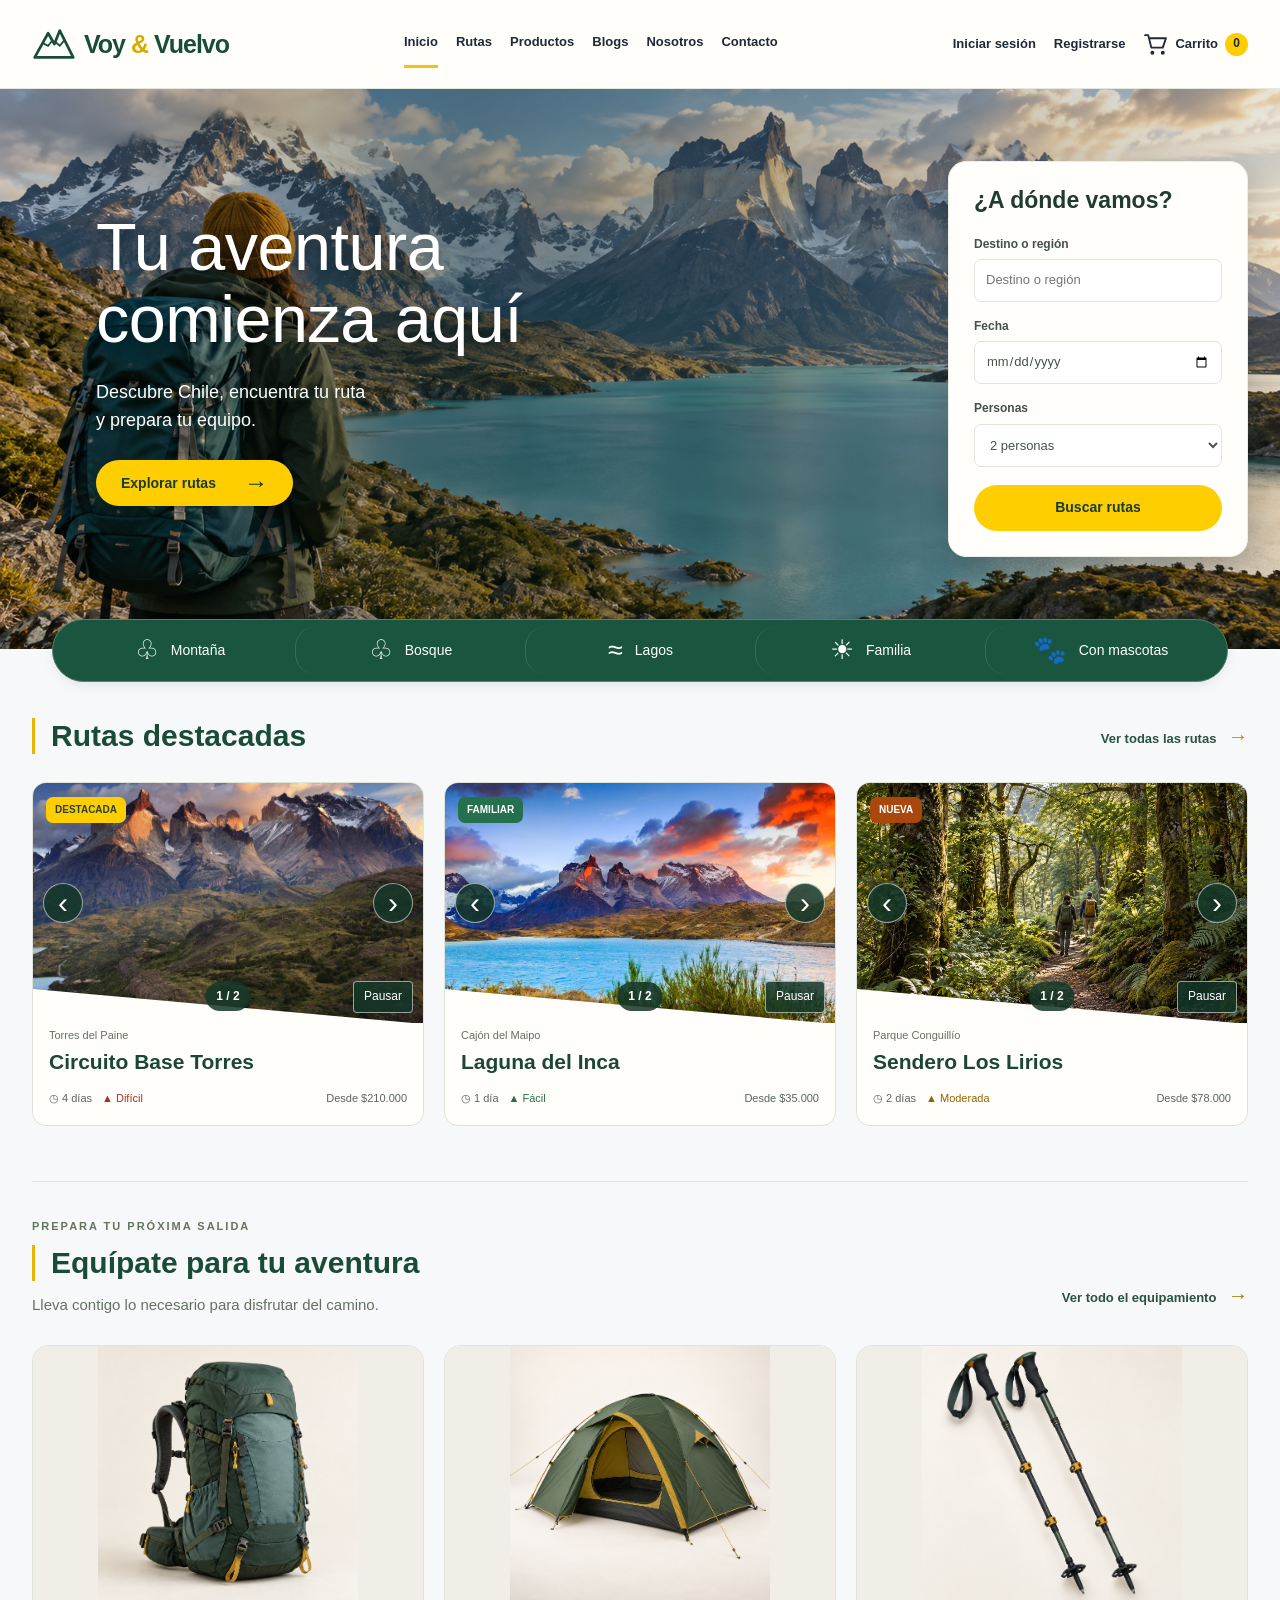
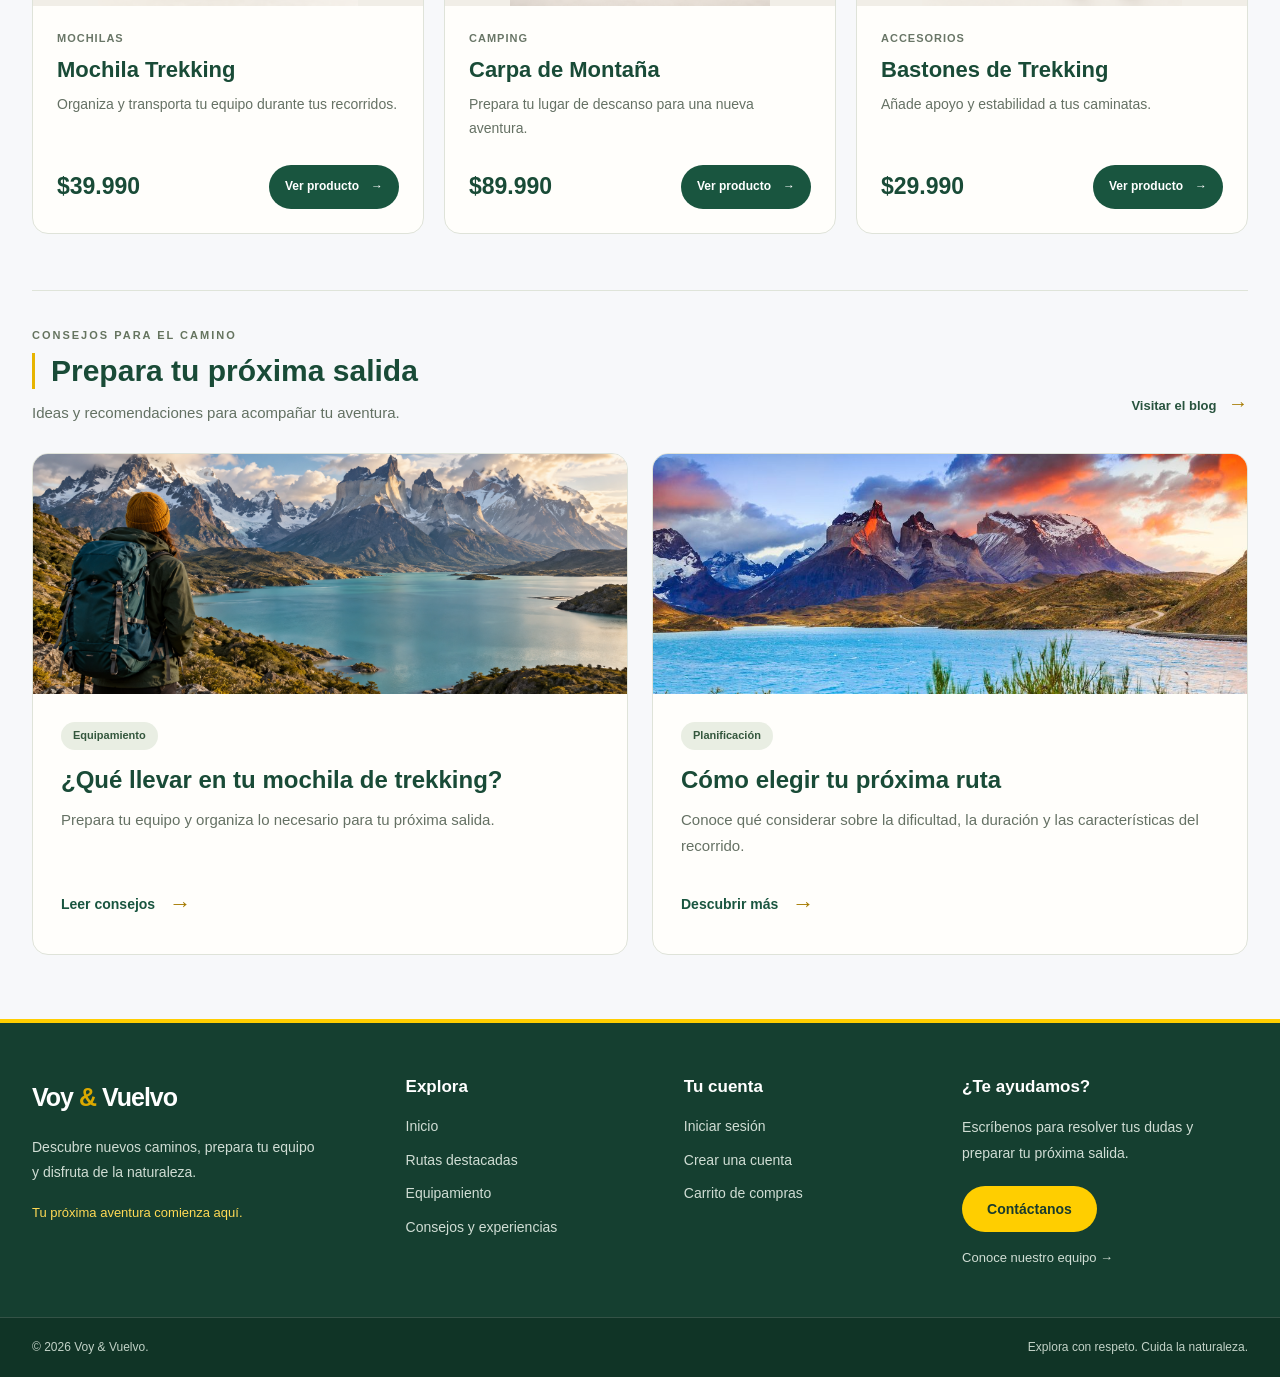
<file: frontend/index.html>
<!DOCTYPE html>
<html lang="es">
<head>
    <meta charset="UTF-8">
    <meta name="viewport" content="width=device-width, initial-scale=1.0">

    <meta
        name="description"
        content="Descubre rutas de trekking y prepara tu próxima aventura con Voy y Vuelvo."
    >

    <title>Voy y Vuelvo | Inicio</title>

    <link rel="stylesheet" href="css/styles.css">
</head>

<body class="inicio">

    <!-- ENCABEZADO -->
    <header class="encabezado">
        <div class="contenedor encabezado-interior">

            <a href="index.html" class="logo" aria-label="Voy y Vuelvo, inicio">
                <svg
                    width="43"
                    height="38"
                    viewBox="0 0 48 40"
                    fill="none"
                    aria-hidden="true"
                >
                    <path
                        d="M3 35 18 8 25 20 31 5 46 35Z"
                        stroke="currentColor"
                        stroke-width="3"
                        stroke-linejoin="round"
                    ></path>
                    <path
                        d="m12 19 6 3 4-5M25 17l6 5 5-6"
                        stroke="currentColor"
                        stroke-width="2"
                    ></path>
                </svg>

                <span>Voy <b>&amp;</b> Vuelvo</span>
            </a>

            <nav class="menu" aria-label="Navegación principal">
                <a href="index.html" aria-current="page">Inicio</a>
                <a href="#rutas">Rutas</a>
                <a href="productos.html">Productos</a>
                <a href="blogs.html">Blogs</a>
                <a href="nosotros.html">Nosotros</a>
                <a href="contacto.html">Contacto</a>
            </nav>

            <div class="cuenta">
                <a href="login.html">Iniciar sesión</a>
                <a href="registro.html">Registrarse</a>

                <a
                    href="carrito.html"
                    class="carrito"
                    aria-label="Ver carrito de compras"
                >
                    <svg
                        width="25"
                        height="25"
                        viewBox="0 0 24 24"
                        fill="none"
                        stroke="currentColor"
                        stroke-width="1.8"
                        stroke-linecap="round"
                        stroke-linejoin="round"
                        aria-hidden="true"
                    >
                        <path d="M2 3h3l3 12h11l3-9H6"></path>
                        <circle cx="9" cy="20" r="1"></circle>
                        <circle cx="19" cy="20" r="1"></circle>
                    </svg>

                    <span>Carrito</span>
                    <span id="contador-carrito" class="contador">0</span>
                </a>
            </div>

        </div>
    </header>

    <main>

        <!-- PORTADA FIJA -->
        <section class="portada" aria-labelledby="titulo-inicio">

            <img
                class="portada-fondo"
                src="img/portada.png"
                alt="Excursionista frente a un lago rodeado de montañas"
                fetchpriority="high"
            >

            <div class="contenedor portada-interior">

                <div class="portada-texto">
                    <h1 id="titulo-inicio">
                        Tu aventura<br>
                        comienza aquí
                    </h1>

                    <p>
                        Descubre Chile, encuentra tu ruta<br>
                        y prepara tu equipo.
                    </p>

                    <a href="#rutas" class="boton-amarillo">
                        Explorar rutas
                        <span aria-hidden="true">→</span>
                    </a>
                </div>

                <!-- BUSCADOR -->
                <form id="buscador" class="buscador">
                    <h2>¿A dónde vamos?</h2>

                    <label for="destino">Destino o región</label>
                    <input
                        type="search"
                        id="destino"
                        name="destino"
                        placeholder="Destino o región"
                        maxlength="100"
                    >

                    <label for="fecha">Fecha</label>
                    <input type="date" id="fecha" name="fecha" required>

                    <label for="personas">Personas</label>
                    <select id="personas" name="personas">
                        <option value="1">1 persona</option>
                        <option value="2" selected>2 personas</option>
                        <option value="3">3 personas</option>
                        <option value="4">4 personas</option>
                        <option value="5">5 personas</option>
                        <option value="6">6 personas</option>
                    </select>

                    <button type="submit" class="boton-amarillo">
                        Buscar rutas
                    </button>
                </form>

            </div>
        </section>

        <!-- CATEGORÍAS -->
        <div class="contenedor">
            <nav class="categorias" aria-label="Filtrar rutas por categoría">
                <button type="button" data-categoria="montana" aria-pressed="false">
                    <span aria-hidden="true">♧</span>
                    Montaña
                </button>

                <button type="button" data-categoria="bosque" aria-pressed="false">
                    <span aria-hidden="true">♧</span>
                    Bosque
                </button>

                <button type="button" data-categoria="lagos" aria-pressed="false">
                    <span aria-hidden="true">≈</span>
                    Lagos
                </button>

                <button type="button" data-categoria="familia" aria-pressed="false">
                    <span aria-hidden="true">☀</span>
                    Familia
                </button>

                <button type="button" data-categoria="mascotas" aria-pressed="false">
                    <span aria-hidden="true">🐾</span>
                    Con mascotas
                </button>
            </nav>
        </div>

        <!-- RUTAS DESTACADAS -->
        <section class="rutas contenedor" id="rutas" aria-labelledby="titulo-rutas">

            <div class="rutas-encabezado">
                <h2 id="titulo-rutas">Rutas destacadas</h2>

                <button type="button" id="ver-todas" class="enlace-texto">
                    Ver todas las rutas
                    <span aria-hidden="true">→</span>
                </button>
            </div>

            <p id="resultado-busqueda" class="resultado" role="status" hidden></p>

            <!-- Datos de ejemplo tomados del mockup -->
            <div class="rutas-lista">

                <article
                    class="ruta"
                    data-busqueda="Circuito Base Torres Torres del Paine Magallanes"
                    data-categorias="montana"
                >
                    <div class="ruta-foto">
                        <img
                            src="img/portada1.jpg"
                            alt="Circuito Base Torres"
                            data-carrusel="img/portada1.jpg,img/base-torres-2.png"
                        >
                        <span class="insignia destacada">Destacada</span>
                    </div>

                    <div class="ruta-contenido">
                        <p class="ubicacion">Torres del Paine</p>
                        <h3>Circuito Base Torres</h3>

                        <div class="ruta-datos">
                            <span>◷ 4 días</span>
                            <span class="dificil">▲ Difícil</span>
                            <span class="ruta-precio">Desde $210.000</span>
                        </div>
                    </div>
                </article>

                <article
                    class="ruta"
                    data-busqueda="Laguna del Inca Cajón del Maipo Metropolitana"
                    data-categorias="montana lagos familia"
                >
                    <div class="ruta-foto">
                        <img
                            src="img/portada2.jpg"
                            alt="Laguna del Inca"
                            data-carrusel="img/portada2.jpg,img/laguna-del-inca-2.png"
                        >
                        <span class="insignia familiar">Familiar</span>
                    </div>

                    <div class="ruta-contenido">
                        <p class="ubicacion">Cajón del Maipo</p>
                        <h3>Laguna del Inca</h3>

                        <div class="ruta-datos">
                            <span>◷ 1 día</span>
                            <span class="facil">▲ Fácil</span>
                            <span class="ruta-precio">Desde $35.000</span>
                        </div>
                    </div>
                </article>

                <article
                    class="ruta"
                    data-busqueda="Sendero Los Lirios Parque Conguillío Araucanía"
                    data-categorias="bosque"
                >
                    <div class="ruta-foto">
                        <!-- Imagen temporal hasta agregar una de bosque -->
                        <img
                            src="img/sendero-lirios-2.png"
                            alt="Sendero Los Lirios"
                            data-carrusel="img/sendero-lirios-2.png,img/bosque-familia.png"
                        >
                        <span class="insignia nueva">Nueva</span>
                    </div>

                    <div class="ruta-contenido">
                        <p class="ubicacion">Parque Conguillío</p>
                        <h3>Sendero Los Lirios</h3>

                        <div class="ruta-datos">
                            <span>◷ 2 días</span>
                            <span class="moderada">▲ Moderada</span>
                            <span class="ruta-precio">Desde $78.000</span>
                        </div>
                    </div>
                </article>

            </div>
        </section>

        <!-- EQUIPAMIENTO DESTACADO -->
<section
    class="equipamiento contenedor"
    aria-labelledby="titulo-equipamiento"
>
    <div class="equipamiento-encabezado">
        <div>
            <span class="equipamiento-subtitulo">
                Prepara tu próxima salida
            </span>

            <h2 id="titulo-equipamiento">
                Equípate para tu aventura
            </h2>

            <p>
                Lleva contigo lo necesario para disfrutar del camino.
            </p>
        </div>

        <a href="productos.html" class="equipamiento-ver-todos">
            Ver todo el equipamiento
            <span aria-hidden="true">→</span>
        </a>
    </div>

    <div class="equipamiento-lista">

        <!-- MOCHILA -->
        <article class="equipo-tarjeta">
            <a
                href="detalle-producto.html?id=1"
                class="equipo-imagen"
            >
                <img
                    src="img/mochila.png"
                    alt="Mochila de trekking verde con detalles amarillos"
                    width="600"
                    height="600"
                    loading="lazy"
                >
            </a>

            <div class="equipo-contenido">
                <span class="equipo-categoria">Mochilas</span>

                <h3>
                    <a href="detalle-producto.html?id=1">
                        Mochila Trekking
                    </a>
                </h3>

                <p>
                    Organiza y transporta tu equipo durante tus recorridos.
                </p>

                <div class="equipo-compra">
                    <span class="equipo-precio">$39.990</span>

                    <a
                        href="detalle-producto.html?id=1"
                        class="equipo-boton"
                        aria-label="Ver producto: Mochila Trekking"
                    >
                        Ver producto
                        <span aria-hidden="true">→</span>
                    </a>
                </div>
            </div>
        </article>

        <!-- CARPA -->
        <article class="equipo-tarjeta">
            <a
                href="detalle-producto.html?id=2"
                class="equipo-imagen"
            >
                <img
                    src="img/carpa.png"
                    alt="Carpa de montaña verde con entrada amarilla"
                    width="600"
                    height="600"
                    loading="lazy"
                >
            </a>

            <div class="equipo-contenido">
                <span class="equipo-categoria">Camping</span>

                <h3>
                    <a href="detalle-producto.html?id=2">
                        Carpa de Montaña
                    </a>
                </h3>

                <p>
                    Prepara tu lugar de descanso para una nueva aventura.
                </p>

                <div class="equipo-compra">
                    <span class="equipo-precio">$89.990</span>

                    <a
                        href="detalle-producto.html?id=2"
                        class="equipo-boton"
                        aria-label="Ver producto: Carpa de Montaña"
                    >
                        Ver producto
                        <span aria-hidden="true">→</span>
                    </a>
                </div>
            </div>
        </article>

        <!-- BASTONES -->
        <article class="equipo-tarjeta">
            <a
                href="detalle-producto.html?id=3"
                class="equipo-imagen"
            >
                <img
                    src="img/bastones.png"
                    alt="Par de bastones de trekking verdes y negros"
                    width="600"
                    height="600"
                    loading="lazy"
                >
            </a>

            <div class="equipo-contenido">
                <span class="equipo-categoria">Accesorios</span>

                <h3>
                    <a href="detalle-producto.html?id=3">
                        Bastones de Trekking
                    </a>
                </h3>

                <p>
                    Añade apoyo y estabilidad a tus caminatas.
                </p>

                <div class="equipo-compra">
                    <span class="equipo-precio">$29.990</span>

                    <a
                        href="detalle-producto.html?id=3"
                        class="equipo-boton"
                        aria-label="Ver producto: Bastones de Trekking"
                    >
                        Ver producto
                        <span aria-hidden="true">→</span>
                    </a>
                </div>
            </div>
        </article>

    </div>
</section>

        <!-- CONSEJOS DEL BLOG -->
<section
    class="consejos-home contenedor"
    aria-labelledby="titulo-consejos"
>
    <div class="consejos-encabezado">
        <div>
            <span class="consejos-subtitulo">
                Consejos para el camino
            </span>

            <h2 id="titulo-consejos">
                Prepara tu próxima salida
            </h2>

            <p>
                Ideas y recomendaciones para acompañar tu aventura.
            </p>
        </div>

        <a href="blogs.html" class="consejos-ver-todos">
            Visitar el blog
            <span aria-hidden="true">→</span>
        </a>
    </div>

    <div class="consejos-lista">

        <article class="consejo-tarjeta">
            <a
                href="detalle-blog-1.html"
                class="consejo-imagen"
                aria-label="Leer: ¿Qué llevar en tu mochila de trekking?"
            >
                <img
                    src="img/portada.png"
                    alt="Excursionista con mochila frente a un paisaje de montaña"
                    loading="lazy"
                    width="640"
                    height="400"
                >
            </a>

            <div class="consejo-contenido">
                <span class="consejo-etiqueta">Equipamiento</span>

                <h3>
                    <a href="detalle-blog-1.html">
                        ¿Qué llevar en tu mochila de trekking?
                    </a>
                </h3>

                <p>
                    Prepara tu equipo y organiza lo necesario
                    para tu próxima salida.
                </p>

                <a href="detalle-blog-1.html" class="consejo-enlace">
                    Leer consejos
                    <span aria-hidden="true">→</span>
                </a>
            </div>
        </article>

        <article class="consejo-tarjeta">
            <a
                href="detalle-blog-2.html"
                class="consejo-imagen"
                aria-label="Leer: Cómo elegir tu próxima ruta"
            >
                <img
                    src="img/portada2.jpg"
                    alt="Lago rodeado de montañas"
                    loading="lazy"
                    width="640"
                    height="400"
                >
            </a>

            <div class="consejo-contenido">
                <span class="consejo-etiqueta">Planificación</span>

                <h3>
                    <a href="detalle-blog-2.html">
                        Cómo elegir tu próxima ruta
                    </a>
                </h3>

                <p>
                    Conoce qué considerar sobre la dificultad,
                    la duración y las características del recorrido.
                </p>

                <a href="detalle-blog-2.html" class="consejo-enlace">
                    Descubrir más
                    <span aria-hidden="true">→</span>
                </a>
            </div>
        </article>

    </div>
</section>
    </main>

<!-- PIE DE PÁGINA -->
<footer class="pie">
    <div class="contenedor pie-columnas">

        <div class="pie-marca">
            <a href="index.html" class="logo">
                <span>Voy <b>&amp;</b> Vuelvo</span>
            </a>

            <p>
                Descubre nuevos caminos, prepara tu equipo
                y disfruta de la naturaleza.
            </p>

            <span class="pie-frase">
                Tu próxima aventura comienza aquí.
            </span>
        </div>

        <nav class="pie-enlaces" aria-label="Explorar el sitio">
            <h2>Explora</h2>
            <a href="index.html">Inicio</a>
            <a href="index.html#rutas">Rutas destacadas</a>
            <a href="productos.html">Equipamiento</a>
            <a href="blogs.html">Consejos y experiencias</a>
        </nav>

        <nav class="pie-enlaces" aria-label="Accesos de cuenta">
            <h2>Tu cuenta</h2>
            <a href="login.html">Iniciar sesión</a>
            <a href="registro.html">Crear una cuenta</a>
            <a href="carrito.html">Carrito de compras</a>
        </nav>

        <div class="pie-ayuda">
            <h2>¿Te ayudamos?</h2>

            <p>
                Escríbenos para resolver tus dudas
                y preparar tu próxima salida.
            </p>

            <a href="contacto.html" class="boton-amarillo">
                Contáctanos
            </a>

            <a href="nosotros.html" class="pie-nosotros">
                Conoce nuestro equipo →
            </a>
        </div>

    </div>

    <div class="pie-inferior">
        <div class="contenedor">
            <p>© 2026 Voy &amp; Vuelvo.</p>
            <p>Explora con respeto. Cuida la naturaleza.</p>
        </div>
    </div>
</footer>

    <script>
        // Esta búsqueda filtra las tarjetas de ejemplo por destino.
        // La fecha y las personas todavía no consultan disponibilidad.

        const formulario = document.getElementById("buscador");
        const destino = document.getElementById("destino");
        const fecha = document.getElementById("fecha");
        const tarjetas = document.querySelectorAll(".ruta");
        const categorias = document.querySelectorAll("[data-categoria]");
        const resultado = document.getElementById("resultado-busqueda");

        function normalizar(texto) {
            return texto
                .normalize("NFD")
                .replace(/[\u0300-\u036f]/g, "")
                .toLowerCase()
                .trim();
        }

        const hoy = new Date();

        fecha.min = [
            hoy.getFullYear(),
            String(hoy.getMonth() + 1).padStart(2, "0"),
            String(hoy.getDate()).padStart(2, "0")
        ].join("-");

        function limpiarCategorias() {
            categorias.forEach(function (boton) {
                boton.setAttribute("aria-pressed", "false");
            });
        }

        function mostrarResultado(cantidad, aclaracion = "") {
            resultado.hidden = false;
            resultado.textContent =
                `${cantidad} rutas encontradas. ${aclaracion}`;
        }

        formulario.addEventListener("submit", function (evento) {
            evento.preventDefault();
            limpiarCategorias();

            const texto = normalizar(destino.value);
            let cantidad = 0;

            tarjetas.forEach(function (tarjeta) {
                const coincide = normalizar(
                    tarjeta.dataset.busqueda
                ).includes(texto);

                tarjeta.hidden = !coincide;

                if (coincide) cantidad++;
            });

            mostrarResultado(
                cantidad,
                "La disponibilidad por fecha y personas aún no está conectada."
            );

            document.getElementById("rutas").scrollIntoView();
        });

        categorias.forEach(function (boton) {
            boton.addEventListener("click", function () {
                limpiarCategorias();
                boton.setAttribute("aria-pressed", "true");

                let cantidad = 0;

                tarjetas.forEach(function (tarjeta) {
                    const coincide = tarjeta.dataset.categorias
                        .split(" ")
                        .includes(boton.dataset.categoria);

                    tarjeta.hidden = !coincide;

                    if (coincide) cantidad++;
                });

                mostrarResultado(cantidad);
            });
        });

        document.getElementById("ver-todas").addEventListener(
            "click",
            function () {
                limpiarCategorias();
                destino.value = "";

                tarjetas.forEach(function (tarjeta) {
                    tarjeta.hidden = false;
                });

                resultado.hidden = true;
            }
        );
    </script>
     <script src="js/carruseles.js"></script>
</body>
</html>
</file>
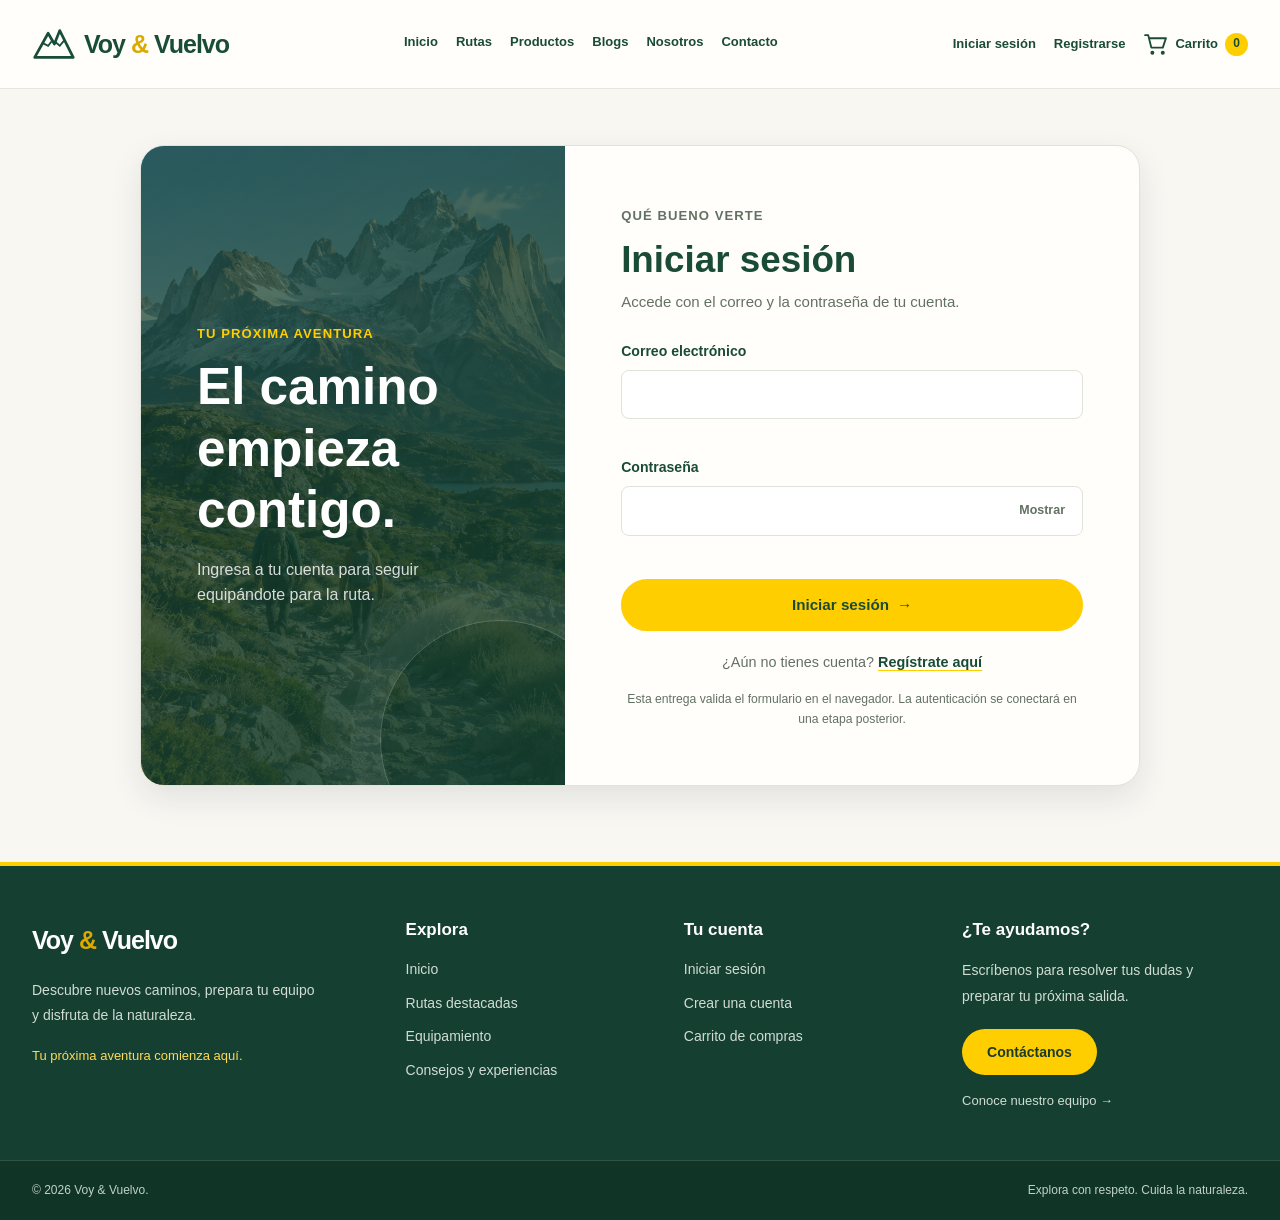
<file: frontend/admin/index.html>
<!DOCTYPE html>
<html lang="es">
<head>
  <meta charset="UTF-8">
  <meta name="viewport" content="width=device-width, initial-scale=1">
  <title>Inicio | Panel Voy &amp; Vuelvo</title>
  <meta name="robots" content="noindex">
  <link rel="preconnect" href="https://fonts.googleapis.com">
  <link rel="preconnect" href="https://fonts.gstatic.com" crossorigin>
  <link href="https://fonts.googleapis.com/css2?family=Inter:wght@400;500&amp;family=Poppins:wght@600;700&amp;display=swap" rel="stylesheet">
  <link rel="stylesheet" href="../css/admin.css">
</head>
<body data-pagina="dashboard">
  <div class="admin">
    <div class="admin__top">
      <a class="sidebar__marca" href="index.html"><svg viewBox="0 0 40 40" aria-hidden="true" focusable="false"><path d="M2 34 15 11l7 12 4-6 12 17z" fill="#1E2A38"/><path d="M15 11l3.2 5.4-3.2-1.6-3 1.6z" fill="#fff"/></svg>Voy <span>&amp;</span> Vuelvo</a>
      <button class="admin__toggle" type="button" id="btn-menu" aria-expanded="false" aria-controls="sidebar">Menú</button>
    </div>
    <aside class="sidebar" id="sidebar" aria-label="Menú del panel">
      <div>
        <a class="sidebar__marca" href="index.html"><svg viewBox="0 0 40 40" aria-hidden="true" focusable="false"><path d="M2 34 15 11l7 12 4-6 12 17z" fill="#1E2A38"/><path d="M15 11l3.2 5.4-3.2-1.6-3 1.6z" fill="#fff"/></svg>Voy <span>&amp;</span> Vuelvo</a>
        <p class="sidebar__rol">Panel de <strong data-sesion-rol>Administrador</strong></p>
        <nav aria-label="Secciones">
      <ul>
        <li><a class="enlace" href="index.html" aria-current="page">Inicio</a></li>
        <li><a class="enlace" href="productos-listado.html">Producto</a></li>
        <li data-solo-admin><a class="enlace" href="usuarios-listado.html">Usuario</a></li>
      </ul>
        </nav>
      </div>
      <div class="sidebar__pie">
        <span data-sesion-nombre>Administrador</span>
        <a class="btn btn--borde btn--sm" href="../index.html">Ver tienda</a>
        <button class="btn btn--borde btn--sm" type="button" id="btn-salir">Cerrar sesión</button>
      </div>
    </aside>
    <main class="contenido">
      <div class="contenido__cab"><h1>Inicio</h1></div>
      <section class="tarjeta bienvenida" aria-labelledby="hola">
        <h2 id="hola">¡Hola, <span data-sesion-nombre>Administrador</span>!</h2>
        <p>Desde aquí gestionas el catálogo de equipamiento y los usuarios de la tienda.</p>
      </section>
      <section class="resumen resumen--sep" aria-label="Resumen">
        <div class="tarjeta"><p class="resumen__n" id="n-productos">0</p><p class="resumen__t">Productos en catálogo</p></div>
        <div class="tarjeta"><p class="resumen__n" id="n-criticos">0</p><p class="resumen__t">Con stock crítico</p></div>
        <div class="tarjeta" data-solo-admin><p class="resumen__n" id="n-usuarios">0</p><p class="resumen__t">Usuarios registrados</p></div>
      </section>
    </main>
  </div>
  <script src="../js/admin.js"></script>
</body>
</html>
</file>
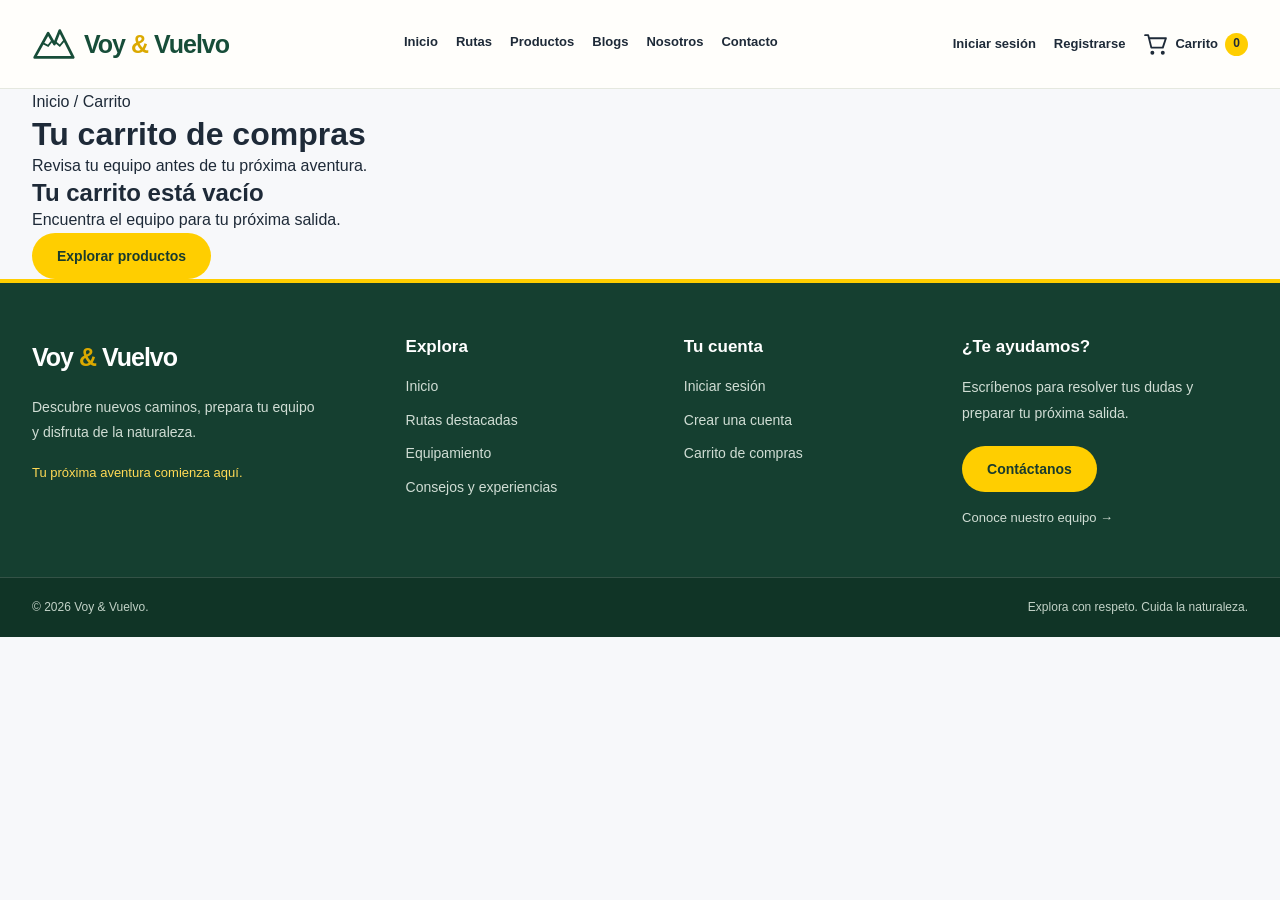
<file: frontend/carrito.html>
<!doctype html>
<html lang="es">
    <head>
        <meta charset="utf-8">
        <meta name="viewport" content="width=device-width,initial-scale=1">
        <title>Carrito | Voy &amp; Vuelvo</title><link rel="stylesheet" href="css/styles.css">
    <script src="js/productos-data.js" defer></script>
    <script src="js/carrito.js" defer></script>
    <script src="js/carrito-vista.js" defer></script>
    </head>
    <body class="inicio"><header class="encabezado">
        <div class="contenedor encabezado-interior">

            <a href="index.html" class="logo" aria-label="Voy y Vuelvo, inicio">
                <svg
                    width="43"
                    height="38"
                    viewBox="0 0 48 40"
                    fill="none"
                    aria-hidden="true"
                >
                    <path
                        d="M3 35 18 8 25 20 31 5 46 35Z"
                        stroke="currentColor"
                        stroke-width="3"
                        stroke-linejoin="round"
                    ></path>
                    <path
                        d="m12 19 6 3 4-5M25 17l6 5 5-6"
                        stroke="currentColor"
                        stroke-width="2"
                    ></path>
                </svg>

                <span>Voy <b>&amp;</b> Vuelvo</span>
            </a>

            <nav class="menu" aria-label="Navegación principal">
                <a href="index.html">Inicio</a>
                <a href="index.html#rutas">Rutas</a>
                <a href="productos.html">Productos</a>
                <a href="blogs.html">Blogs</a>
                <a href="nosotros.html">Nosotros</a>
                <a href="contacto.html">Contacto</a>
            </nav>

            <div class="cuenta">
                <a href="login.html">Iniciar sesión</a>
                <a href="registro.html">Registrarse</a>

                <a
                    href="carrito.html"
                    class="carrito"
                    aria-label="Ver carrito de compras"
                >
                    <svg
                        width="25"
                        height="25"
                        viewBox="0 0 24 24"
                        fill="none"
                        stroke="currentColor"
                        stroke-width="1.8"
                        stroke-linecap="round"
                        stroke-linejoin="round"
                        aria-hidden="true"
                    >
                        <path d="M2 3h3l3 12h11l3-9H6"></path>
                        <circle cx="9" cy="20" r="1"></circle>
                        <circle cx="19" cy="20" r="1"></circle>
                    </svg>

                    <span>Carrito</span>
                    <span id="contador-carrito" class="contador">0</span>
                </a>
            </div>

        </div>
    </header><main class="contenedor compra"><p class="migas"><a href="index.html">Inicio</a> / Carrito</p><h1>Tu carrito de compras</h1><p class="introduccion">Revisa tu equipo antes de tu próxima aventura.</p><p id="mensaje" role="status" aria-live="polite"></p><section id="vacio" class="panel vacio" hidden><h2>Tu carrito está vacío</h2><p>Encuentra el equipo para tu próxima salida.</p><a class="boton-amarillo" href="productos.html">Explorar productos</a></section><div id="carrito-contenido" class="compra-grid" hidden><section aria-label="Productos en tu carrito"><div id="lista-carrito"></div><a class="seguir" href="productos.html">← Seguir comprando</a><button id="vaciar" class="secundario" type="button">Vaciar carrito</button></section><aside class="panel resumen"><h2>Resumen de compra</h2><p class="fila"><span>Unidades</span><strong id="unidades"></strong></p><p class="fila"><span>Subtotal</span><strong id="subtotal"></strong></p><p class="fila total"><span>Total de productos</span><strong id="total"></strong></p><p class="nota">El pago y los costos de entrega aún no están disponibles en esta versión.</p><button class="boton-amarillo" disabled>Pago próximamente</button></aside></div></main><footer class="pie">
    <div class="contenedor pie-columnas">

        <div class="pie-marca">
            <a href="index.html" class="logo">
                <span>Voy <b>&amp;</b> Vuelvo</span>
            </a>

            <p>
                Descubre nuevos caminos, prepara tu equipo
                y disfruta de la naturaleza.
            </p>

            <span class="pie-frase">
                Tu próxima aventura comienza aquí.
            </span>
        </div>

        <nav class="pie-enlaces" aria-label="Explorar el sitio">
            <h2>Explora</h2>
            <a href="index.html">Inicio</a>
            <a href="index.html#rutas">Rutas destacadas</a>
            <a href="productos.html">Equipamiento</a>
            <a href="blogs.html">Consejos y experiencias</a>
        </nav>

        <nav class="pie-enlaces" aria-label="Accesos de cuenta">
            <h2>Tu cuenta</h2>
            <a href="login.html">Iniciar sesión</a>
            <a href="registro.html">Crear una cuenta</a>
            <a href="carrito.html">Carrito de compras</a>
        </nav>

        <div class="pie-ayuda">
            <h2>¿Te ayudamos?</h2>

            <p>
                Escríbenos para resolver tus dudas
                y preparar tu próxima salida.
            </p>

            <a href="contacto.html" class="boton-amarillo">
                Contáctanos
            </a>

            <a href="nosotros.html" class="pie-nosotros">
                Conoce nuestro equipo →
            </a>
        </div>

    </div>

    <div class="pie-inferior">
        <div class="contenedor">
            <p>© 2026 Voy &amp; Vuelvo.</p>
            <p>Explora con respeto. Cuida la naturaleza.</p>
        </div>
    </div>
</footer></body></html>
</file>
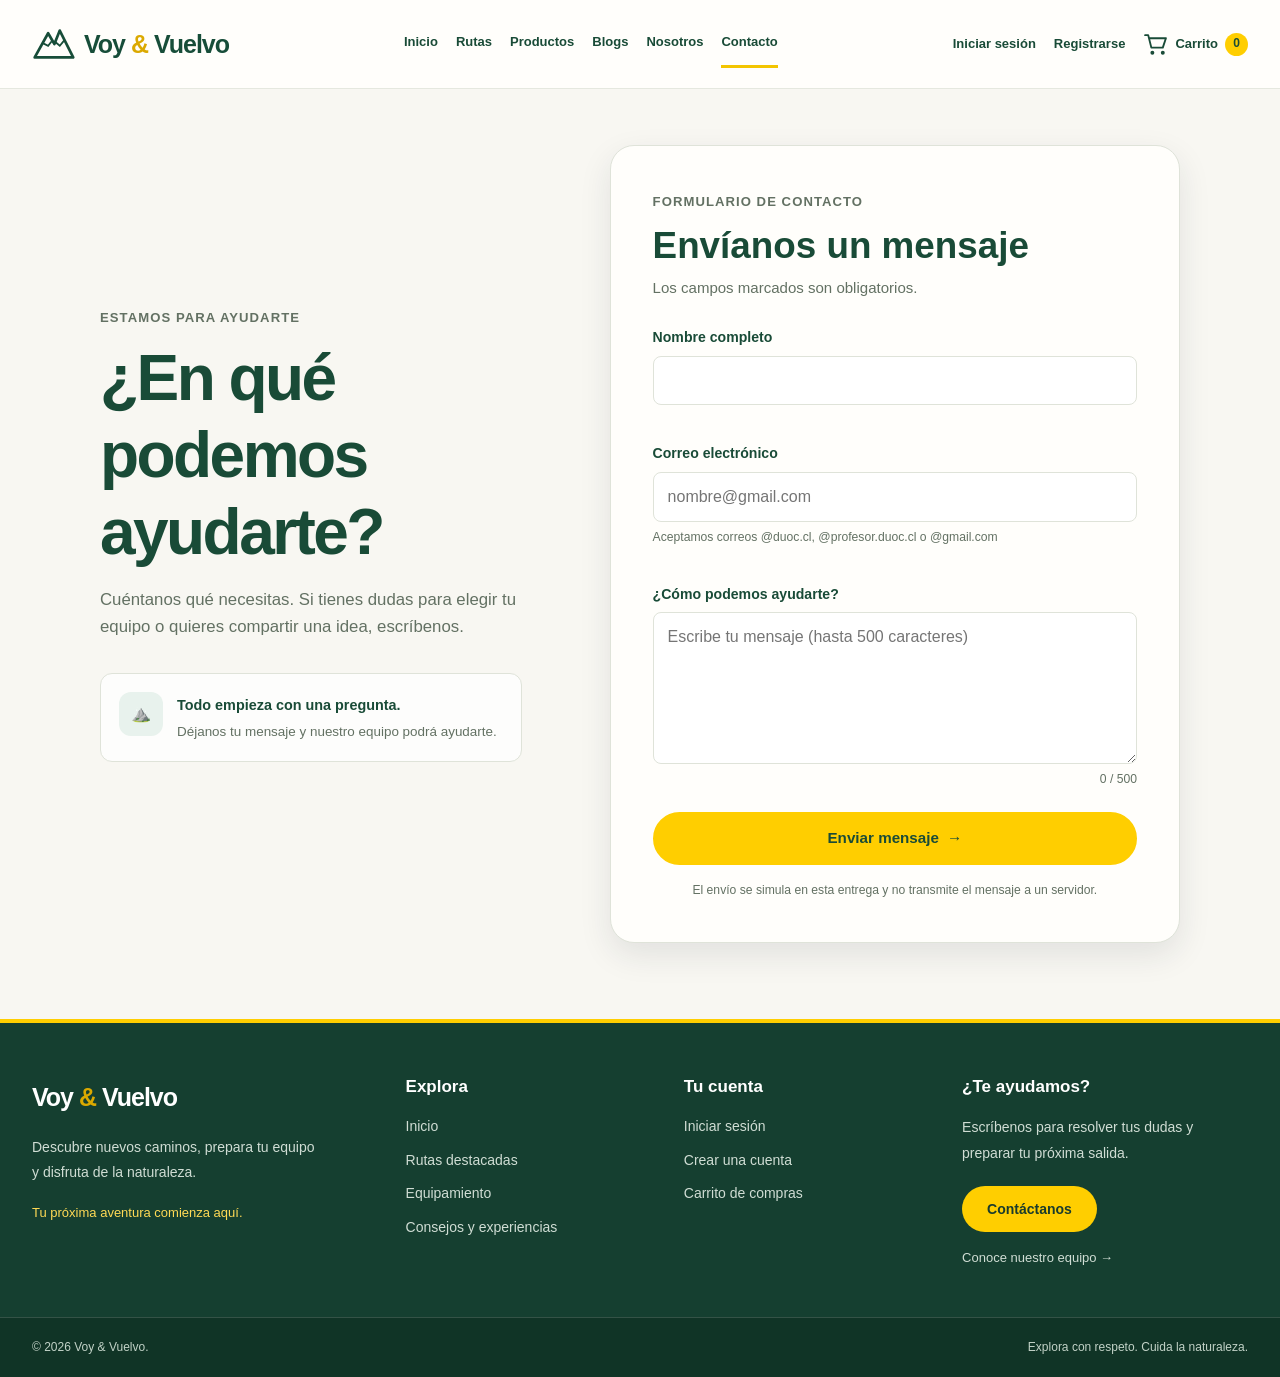
<file: frontend/contacto.html>
<!doctype html>
<html lang="es">
<head>
  <meta charset="utf-8">
  <meta name="viewport" content="width=device-width, initial-scale=1">
  <meta name="description" content="Escríbenos tus dudas sobre Voy y Vuelvo y nuestro equipamiento de trekking.">
  <title>Contacto | Voy y Vuelvo</title>
  <link rel="stylesheet" href="css/styles.css">
  <link rel="stylesheet" href="css/tema-compartido.css">
</head>
<body class="pagina-unificada">
  <div class="inicio marco-compartido"><header class="encabezado">
        <div class="contenedor encabezado-interior">

            <a href="index.html" class="logo" aria-label="Voy y Vuelvo, inicio">
                <svg
                    width="43"
                    height="38"
                    viewBox="0 0 48 40"
                    fill="none"
                    aria-hidden="true"
                >
                    <path
                        d="M3 35 18 8 25 20 31 5 46 35Z"
                        stroke="currentColor"
                        stroke-width="3"
                        stroke-linejoin="round"
                    ></path>
                    <path
                        d="m12 19 6 3 4-5M25 17l6 5 5-6"
                        stroke="currentColor"
                        stroke-width="2"
                    ></path>
                </svg>

                <span>Voy <b>&amp;</b> Vuelvo</span>
            </a>

            <nav class="menu" aria-label="Navegación principal">
                <a href="index.html">Inicio</a>
                <a href="index.html#rutas">Rutas</a>
                <a href="productos.html">Productos</a>
                <a href="blogs.html">Blogs</a>
                <a href="nosotros.html">Nosotros</a>
                <a href="contacto.html" aria-current="page">Contacto</a>
            </nav>

            <div class="cuenta">
                <a href="login.html">Iniciar sesión</a>
                <a href="registro.html">Registrarse</a>

                <a
                    href="carrito.html"
                    class="carrito"
                    aria-label="Ver carrito de compras"
                >
                    <svg
                        width="25"
                        height="25"
                        viewBox="0 0 24 24"
                        fill="none"
                        stroke="currentColor"
                        stroke-width="1.8"
                        stroke-linecap="round"
                        stroke-linejoin="round"
                        aria-hidden="true"
                    >
                        <path d="M2 3h3l3 12h11l3-9H6"></path>
                        <circle cx="9" cy="20" r="1"></circle>
                        <circle cx="19" cy="20" r="1"></circle>
                    </svg>

                    <span>Carrito</span>
                    <span id="contador-carrito" class="contador">0</span>
                </a>
            </div>

        </div>
    </header></div>
  <main class="contact-page"><div class="container contact-layout">
    <section class="contact-intro"><span class="eyebrow">Estamos para ayudarte</span><h1>¿En qué podemos ayudarte?</h1><p>Cuéntanos qué necesitas. Si tienes dudas para elegir tu equipo o quieres compartir una idea, escríbenos.</p><div class="contact-note"><span class="contact-note-icon" aria-hidden="true">⛰️</span><div><strong>Todo empieza con una pregunta.</strong><p>Déjanos tu mensaje y nuestro equipo podrá ayudarte.</p></div></div></section>
    <section class="contact-form-card" aria-labelledby="contact-title"><span class="eyebrow">Formulario de contacto</span><h2 id="contact-title">Envíanos un mensaje</h2><p class="form-intro">Los campos marcados son obligatorios.</p>
      <form id="contacto-form" novalidate>
        <div class="form-field"><label for="nombre">Nombre completo</label><input id="nombre" name="nombre" type="text" autocomplete="name" maxlength="100" required aria-describedby="nombre-error"><small class="field-error" id="nombre-error" aria-live="polite"></small></div>
        <div class="form-field"><label for="correo">Correo electrónico</label><input id="correo" name="correo" type="email" autocomplete="email" maxlength="100" placeholder="nombre@gmail.com" required aria-describedby="correo-error"><small class="field-hint">Aceptamos correos @duoc.cl, @profesor.duoc.cl o @gmail.com</small><small class="field-error" id="correo-error" aria-live="polite"></small></div>
        <div class="form-field"><label for="comentario">¿Cómo podemos ayudarte?</label><textarea id="comentario" name="comentario" rows="5" maxlength="500" required aria-describedby="comentario-count comentario-error" placeholder="Escribe tu mensaje (hasta 500 caracteres)"></textarea><div class="field-meta"><small class="field-error" id="comentario-error" aria-live="polite"></small><small id="comentario-count" class="field-hint">0 / 500</small></div></div>
        <div class="form-feedback" id="contacto-feedback" role="status" aria-live="polite"></div>
        <button class="btn btn-primary btn-large form-submit" type="submit">Enviar mensaje <span aria-hidden="true">→</span></button>
      </form>
      <p class="demo-note">El envío se simula en esta entrega y no transmite el mensaje a un servidor.</p>
    </section>
  </div></main>
  <div class="inicio marco-compartido"><footer class="pie">
    <div class="contenedor pie-columnas">

        <div class="pie-marca">
            <a href="index.html" class="logo">
                <span>Voy <b>&amp;</b> Vuelvo</span>
            </a>

            <p>
                Descubre nuevos caminos, prepara tu equipo
                y disfruta de la naturaleza.
            </p>

            <span class="pie-frase">
                Tu próxima aventura comienza aquí.
            </span>
        </div>

        <nav class="pie-enlaces" aria-label="Explorar el sitio">
            <h2>Explora</h2>
            <a href="index.html">Inicio</a>
            <a href="index.html#rutas">Rutas destacadas</a>
            <a href="productos.html">Equipamiento</a>
            <a href="blogs.html">Consejos y experiencias</a>
        </nav>

        <nav class="pie-enlaces" aria-label="Accesos de cuenta">
            <h2>Tu cuenta</h2>
            <a href="login.html">Iniciar sesión</a>
            <a href="registro.html">Crear una cuenta</a>
            <a href="carrito.html">Carrito de compras</a>
        </nav>

        <div class="pie-ayuda">
            <h2>¿Te ayudamos?</h2>

            <p>
                Escríbenos para resolver tus dudas
                y preparar tu próxima salida.
            </p>

            <a href="contacto.html" class="boton-amarillo">
                Contáctanos
            </a>

            <a href="nosotros.html" class="pie-nosotros">
                Conoce nuestro equipo →
            </a>
        </div>

    </div>

    <div class="pie-inferior">
        <div class="contenedor">
            <p>© 2026 Voy &amp; Vuelvo.</p>
            <p>Explora con respeto. Cuida la naturaleza.</p>
        </div>
    </div>
</footer></div>
  <script src="js/validaciones-contacto.js" defer></script>
</body>
</html>
</file>
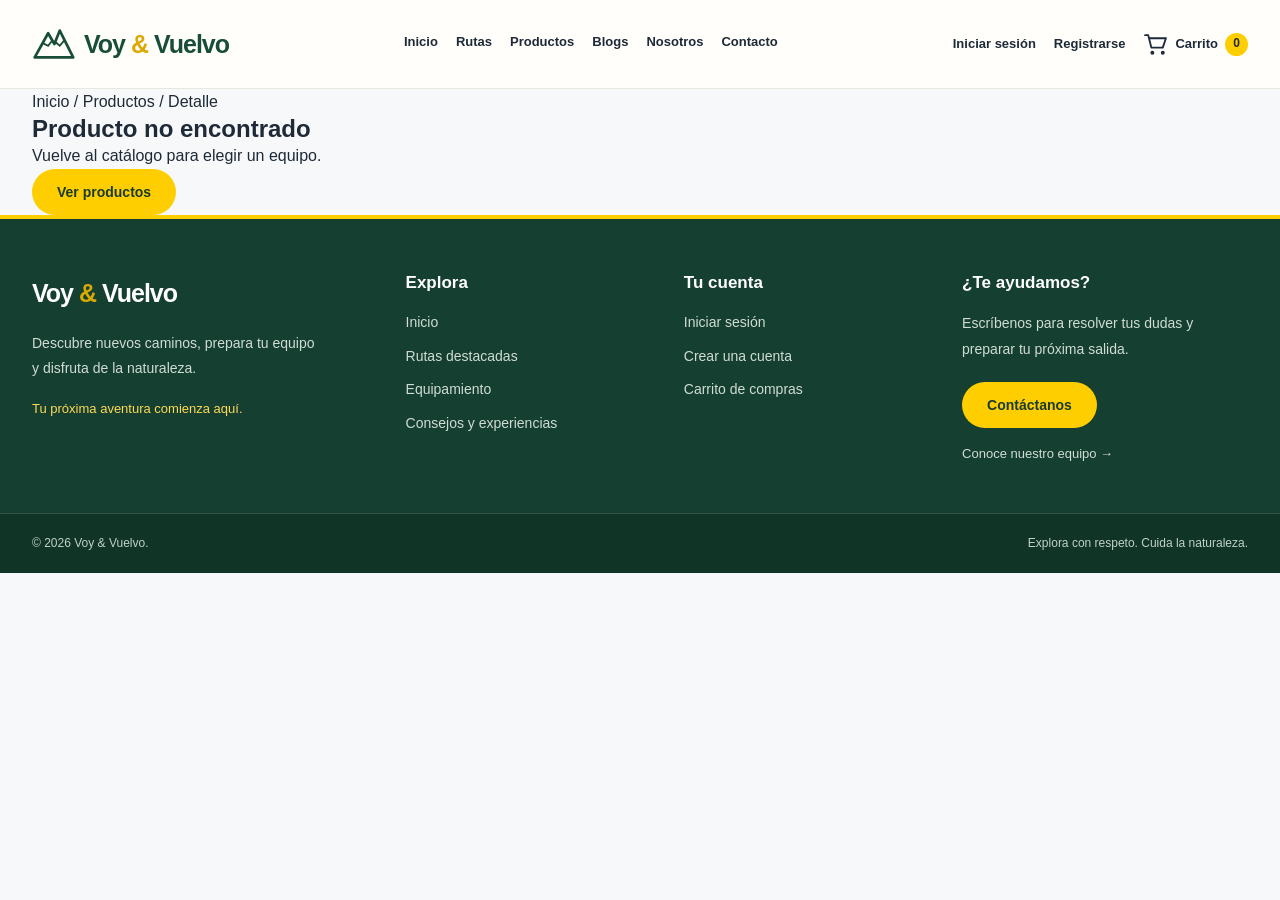
<file: frontend/detalle-producto.html>
<!doctype html>
<html lang="es">
    <head>
        <meta charset="utf-8">
        <meta name="viewport" content="width=device-width,initial-scale=1">
        <title>Detalle de producto | Voy &amp; Vuelvo</title>
        <link rel="stylesheet" href="css/styles.css">
       
        <script src="js/productos-data.js" defer></script>
        <script src="js/carrito.js" defer></script><script src="js/detalle-producto.js" defer></script>
    </head><body class="inicio"><header class="encabezado">
        <div class="contenedor encabezado-interior">

            <a href="index.html" class="logo" aria-label="Voy y Vuelvo, inicio">
                <svg
                    width="43"
                    height="38"
                    viewBox="0 0 48 40"
                    fill="none"
                    aria-hidden="true"
                >
                    <path
                        d="M3 35 18 8 25 20 31 5 46 35Z"
                        stroke="currentColor"
                        stroke-width="3"
                        stroke-linejoin="round"
                    ></path>
                    <path
                        d="m12 19 6 3 4-5M25 17l6 5 5-6"
                        stroke="currentColor"
                        stroke-width="2"
                    ></path>
                </svg>

                <span>Voy <b>&amp;</b> Vuelvo</span>
            </a>

            <nav class="menu" aria-label="Navegación principal">
                <a href="index.html">Inicio</a>
                <a href="index.html#rutas">Rutas</a>
                <a href="productos.html">Productos</a>
                <a href="blogs.html">Blogs</a>
                <a href="nosotros.html">Nosotros</a>
                <a href="contacto.html">Contacto</a>
            </nav>

            <div class="cuenta">
                <a href="login.html">Iniciar sesión</a>
                <a href="registro.html">Registrarse</a>

                <a
                    href="carrito.html"
                    class="carrito"
                    aria-label="Ver carrito de compras"
                >
                    <svg
                        width="25"
                        height="25"
                        viewBox="0 0 24 24"
                        fill="none"
                        stroke="currentColor"
                        stroke-width="1.8"
                        stroke-linecap="round"
                        stroke-linejoin="round"
                        aria-hidden="true"
                    >
                        <path d="M2 3h3l3 12h11l3-9H6"></path>
                        <circle cx="9" cy="20" r="1"></circle>
                        <circle cx="19" cy="20" r="1"></circle>
                    </svg>

                    <span>Carrito</span>
                    <span id="contador-carrito" class="contador">0</span>
                </a>
            </div>

        </div>
    </header><main class="contenedor compra"><p class="migas"><a href="index.html">Inicio</a> / <a href="productos.html">Productos</a> / Detalle</p><section id="no-encontrado" class="panel vacio" hidden><h1>Producto no encontrado</h1><p>Vuelve al catálogo para elegir un equipo.</p><a class="boton-amarillo" href="productos.html">Ver productos</a></section><section id="detalle" class="detalle-grid" hidden><div class="foto-producto"><img id="imagen" alt=""></div><div class="detalle-info"><p id="categoria" class="etiqueta"></p><h1 id="nombre"></h1><p id="descripcion"></p><p id="precio" class="precio-grande"></p><p id="stock"></p><p id="dificultad" class="nota"></p><form id="agregar-form"><label for="cantidad">Cantidad</label><input id="cantidad" type="number" min="1" step="1" value="1" required><button id="agregar" class="boton-amarillo" type="submit">Agregar al carrito</button></form><p id="mensaje" role="status" aria-live="polite"></p><a class="secundario" href="carrito.html">Ver mi carrito</a><a class="seguir" href="productos.html">← Volver al catálogo</a></div></section></main><footer class="pie">
    <div class="contenedor pie-columnas">

        <div class="pie-marca">
            <a href="index.html" class="logo">
                <span>Voy <b>&amp;</b> Vuelvo</span>
            </a>

            <p>
                Descubre nuevos caminos, prepara tu equipo
                y disfruta de la naturaleza.
            </p>

            <span class="pie-frase">
                Tu próxima aventura comienza aquí.
            </span>
        </div>

        <nav class="pie-enlaces" aria-label="Explorar el sitio">
            <h2>Explora</h2>
            <a href="index.html">Inicio</a>
            <a href="index.html#rutas">Rutas destacadas</a>
            <a href="productos.html">Equipamiento</a>
            <a href="blogs.html">Consejos y experiencias</a>
        </nav>

        <nav class="pie-enlaces" aria-label="Accesos de cuenta">
            <h2>Tu cuenta</h2>
            <a href="login.html">Iniciar sesión</a>
            <a href="registro.html">Crear una cuenta</a>
            <a href="carrito.html">Carrito de compras</a>
        </nav>

        <div class="pie-ayuda">
            <h2>¿Te ayudamos?</h2>

            <p>
                Escríbenos para resolver tus dudas
                y preparar tu próxima salida.
            </p>

            <a href="contacto.html" class="boton-amarillo">
                Contáctanos
            </a>

            <a href="nosotros.html" class="pie-nosotros">
                Conoce nuestro equipo →
            </a>
        </div>

    </div>

    <div class="pie-inferior">
        <div class="contenedor">
            <p>© 2026 Voy &amp; Vuelvo.</p>
            <p>Explora con respeto. Cuida la naturaleza.</p>
        </div>
    </div>
</footer></body></html>
</file>
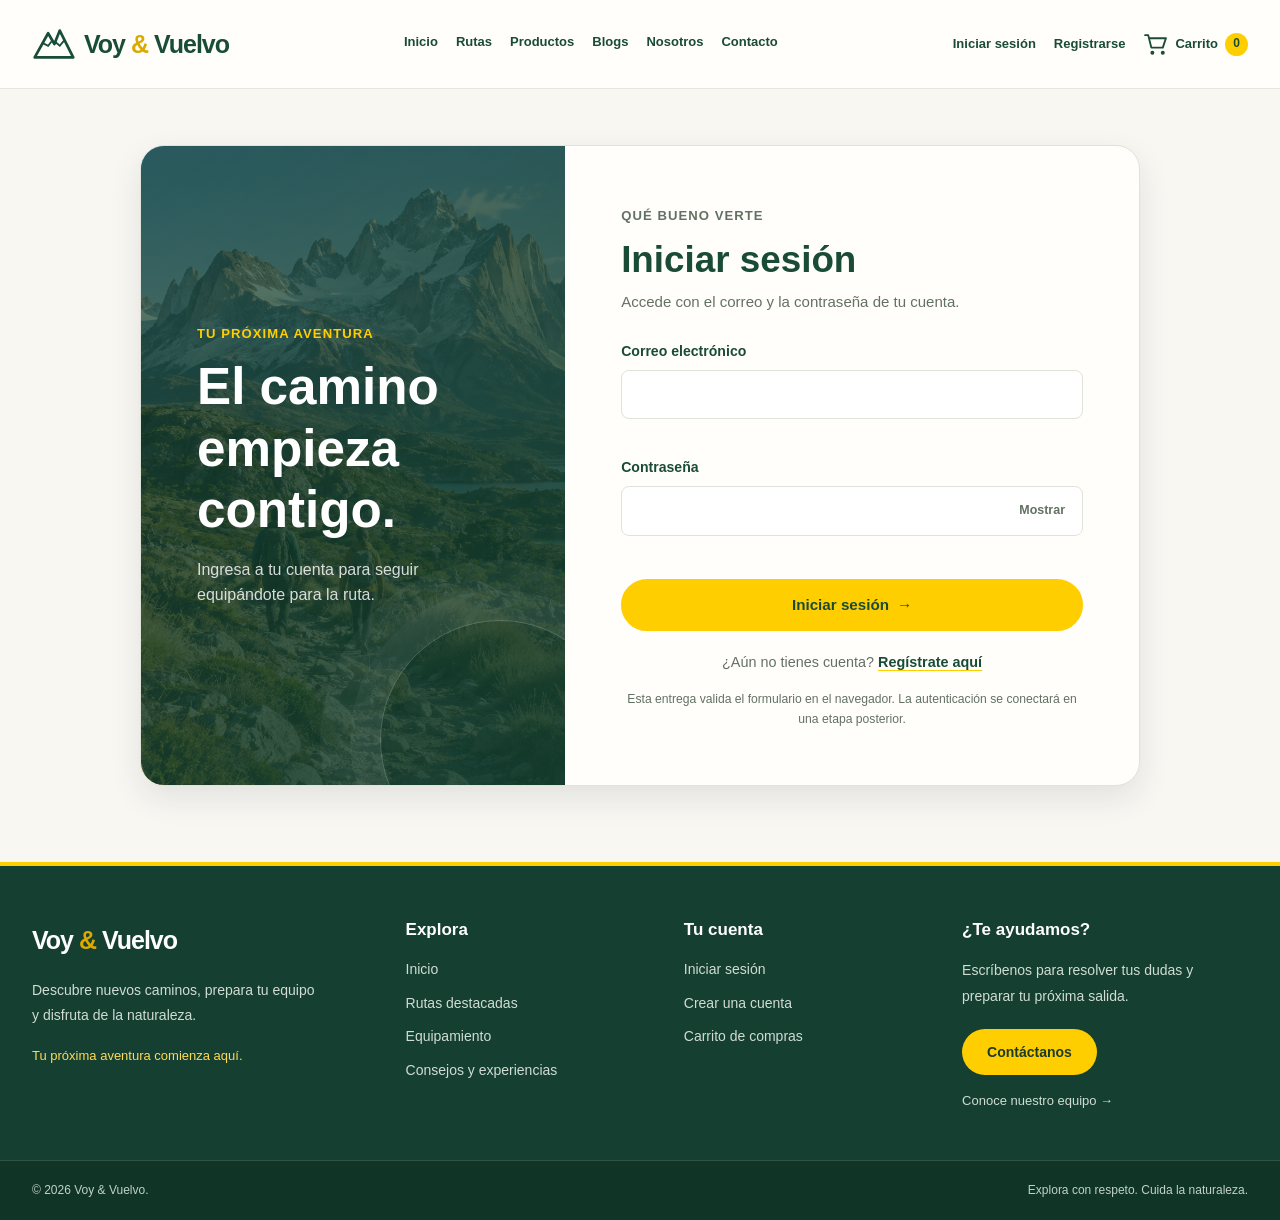
<file: frontend/login.html>
<!doctype html>
<html lang="es">
<head>
  <meta charset="utf-8">
  <meta name="viewport" content="width=device-width, initial-scale=1">
  <meta name="description" content="Inicia sesión en Voy y Vuelvo para continuar con tu equipo de trekking.">
  <title>Iniciar sesión | Voy y Vuelvo</title>
  <link rel="stylesheet" href="css/styles.css">
  <link rel="stylesheet" href="css/tema-compartido.css">
</head>
<body class="pagina-unificada">
  <div class="inicio marco-compartido"><header class="encabezado">
        <div class="contenedor encabezado-interior">

            <a href="index.html" class="logo" aria-label="Voy y Vuelvo, inicio">
                <svg
                    width="43"
                    height="38"
                    viewBox="0 0 48 40"
                    fill="none"
                    aria-hidden="true"
                >
                    <path
                        d="M3 35 18 8 25 20 31 5 46 35Z"
                        stroke="currentColor"
                        stroke-width="3"
                        stroke-linejoin="round"
                    ></path>
                    <path
                        d="m12 19 6 3 4-5M25 17l6 5 5-6"
                        stroke="currentColor"
                        stroke-width="2"
                    ></path>
                </svg>

                <span>Voy <b>&amp;</b> Vuelvo</span>
            </a>

            <nav class="menu" aria-label="Navegación principal">
                <a href="index.html">Inicio</a>
                <a href="index.html#rutas">Rutas</a>
                <a href="productos.html">Productos</a>
                <a href="blogs.html">Blogs</a>
                <a href="nosotros.html">Nosotros</a>
                <a href="contacto.html">Contacto</a>
            </nav>

            <div class="cuenta">
                <a href="login.html" aria-current="page">Iniciar sesión</a>
                <a href="registro.html">Registrarse</a>

                <a
                    href="carrito.html"
                    class="carrito"
                    aria-label="Ver carrito de compras"
                >
                    <svg
                        width="25"
                        height="25"
                        viewBox="0 0 24 24"
                        fill="none"
                        stroke="currentColor"
                        stroke-width="1.8"
                        stroke-linecap="round"
                        stroke-linejoin="round"
                        aria-hidden="true"
                    >
                        <path d="M2 3h3l3 12h11l3-9H6"></path>
                        <circle cx="9" cy="20" r="1"></circle>
                        <circle cx="19" cy="20" r="1"></circle>
                    </svg>

                    <span>Carrito</span>
                    <span id="contador-carrito" class="contador">0</span>
                </a>
            </div>

        </div>
    </header></div>
  <main class="account-page"><section class="account-card" aria-labelledby="page-title">
    <div class="account-visual"><span class="eyebrow">Tu próxima aventura</span><h1>El camino empieza contigo.</h1><p>Ingresa a tu cuenta para seguir equipándote para la ruta.</p></div>
    <div class="account-form-wrap"><span class="eyebrow">Qué bueno verte</span><h2 id="page-title">Iniciar sesión</h2><p class="form-intro">Accede con el correo y la contraseña de tu cuenta.</p>
      <form id="login-form" novalidate>
        <div class="form-field"><label for="correo">Correo electrónico</label><input id="correo" name="correo" type="email" autocomplete="email" maxlength="100" required aria-describedby="correo-error"><small class="field-error" id="correo-error" aria-live="polite"></small></div>
        <div class="form-field"><label for="contrasena">Contraseña</label><div class="password-field"><input id="contrasena" name="contrasena" type="password" autocomplete="current-password" minlength="4" maxlength="10" required aria-describedby="contrasena-error"><button class="password-toggle" type="button" data-toggle-password="contrasena" aria-label="Mostrar contraseña">Mostrar</button></div><small class="field-error" id="contrasena-error" aria-live="polite"></small></div>
        <div class="form-feedback" id="login-feedback" role="status" aria-live="polite"></div>
        <button class="btn btn-primary btn-large form-submit" type="submit">Iniciar sesión <span aria-hidden="true">→</span></button>
      </form>
      <p class="form-switch">¿Aún no tienes cuenta? <a href="registro.html">Regístrate aquí</a></p>
      <p class="demo-note">Esta entrega valida el formulario en el navegador. La autenticación se conectará en una etapa posterior.</p>
    </div>
  </section></main>
  <div class="inicio marco-compartido"><footer class="pie">
    <div class="contenedor pie-columnas">

        <div class="pie-marca">
            <a href="index.html" class="logo">
                <span>Voy <b>&amp;</b> Vuelvo</span>
            </a>

            <p>
                Descubre nuevos caminos, prepara tu equipo
                y disfruta de la naturaleza.
            </p>

            <span class="pie-frase">
                Tu próxima aventura comienza aquí.
            </span>
        </div>

        <nav class="pie-enlaces" aria-label="Explorar el sitio">
            <h2>Explora</h2>
            <a href="index.html">Inicio</a>
            <a href="index.html#rutas">Rutas destacadas</a>
            <a href="productos.html">Equipamiento</a>
            <a href="blogs.html">Consejos y experiencias</a>
        </nav>

        <nav class="pie-enlaces" aria-label="Accesos de cuenta">
            <h2>Tu cuenta</h2>
            <a href="login.html">Iniciar sesión</a>
            <a href="registro.html">Crear una cuenta</a>
            <a href="carrito.html">Carrito de compras</a>
        </nav>

        <div class="pie-ayuda">
            <h2>¿Te ayudamos?</h2>

            <p>
                Escríbenos para resolver tus dudas
                y preparar tu próxima salida.
            </p>

            <a href="contacto.html" class="boton-amarillo">
                Contáctanos
            </a>

            <a href="nosotros.html" class="pie-nosotros">
                Conoce nuestro equipo →
            </a>
        </div>

    </div>

    <div class="pie-inferior">
        <div class="contenedor">
            <p>© 2026 Voy &amp; Vuelvo.</p>
            <p>Explora con respeto. Cuida la naturaleza.</p>
        </div>
    </div>
</footer></div>
  <script src="js/validaciones-login.js" defer></script>
</body>
</html>
</file>
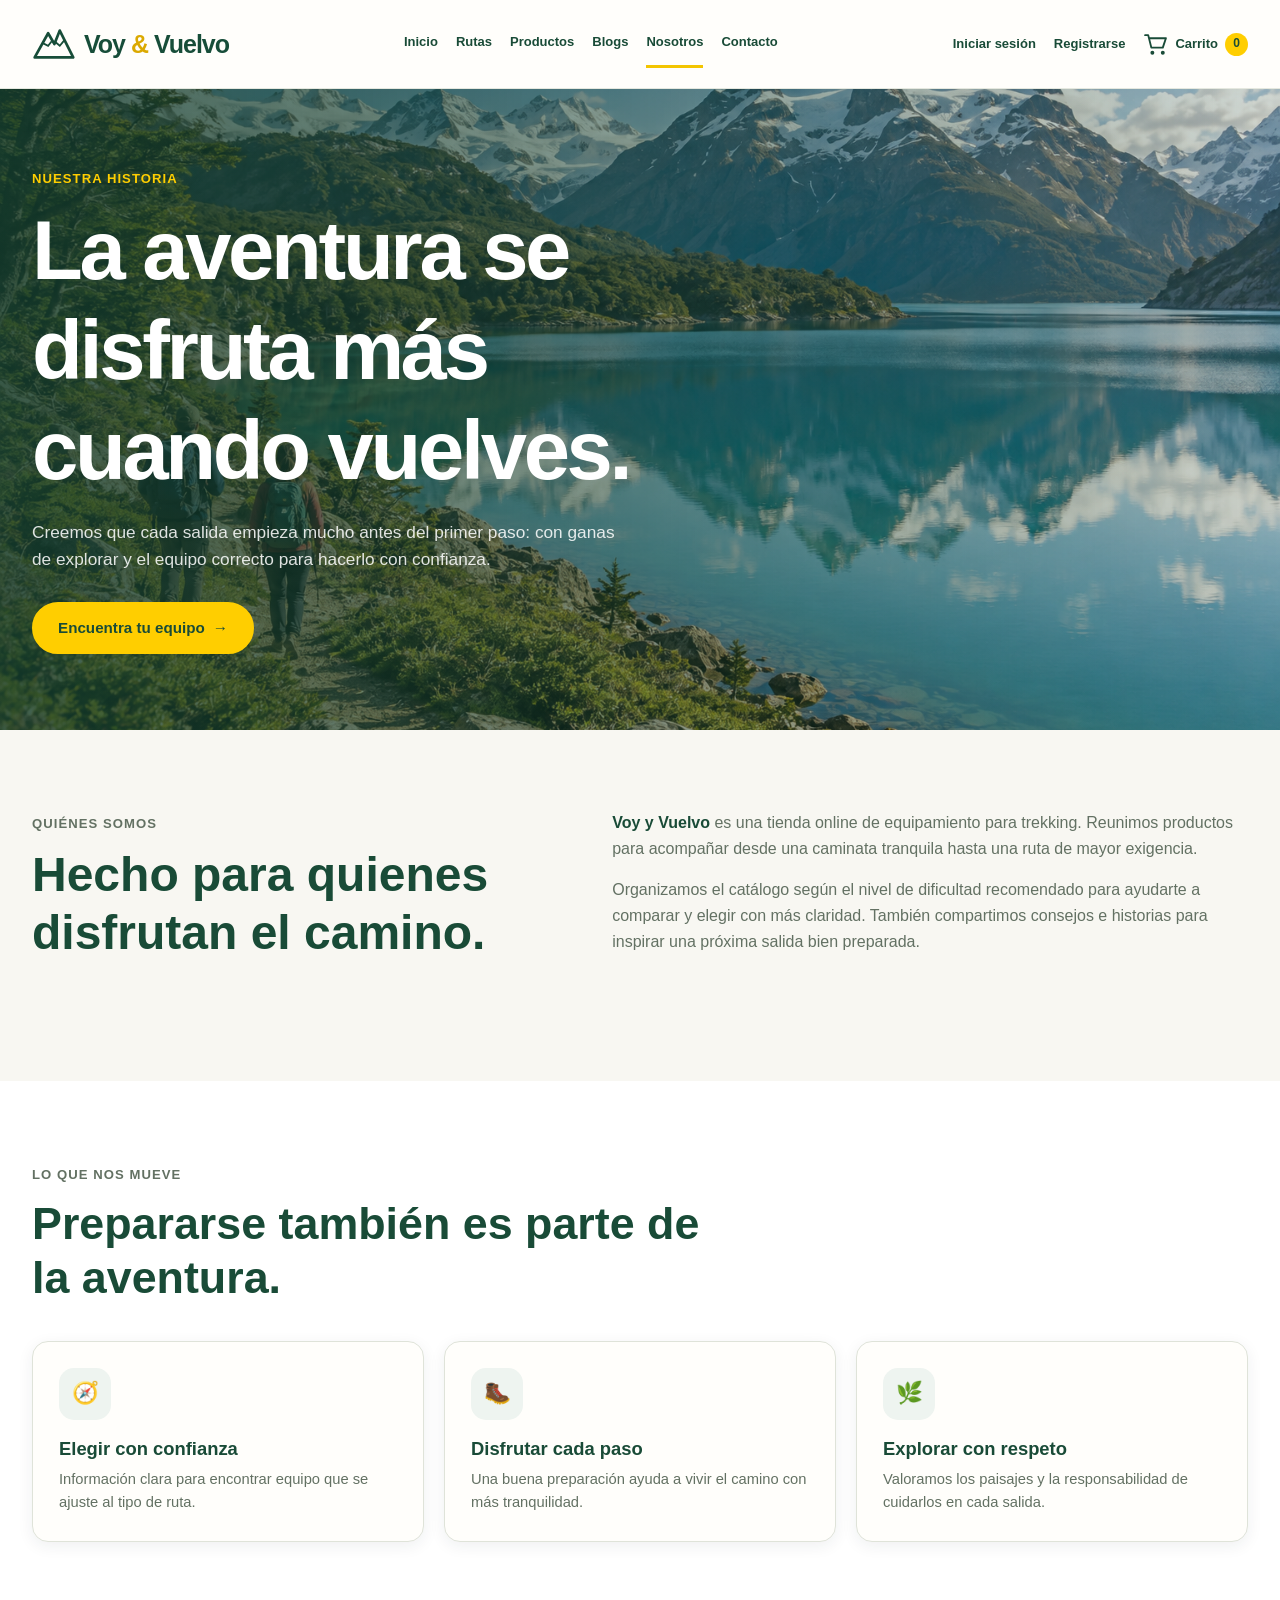
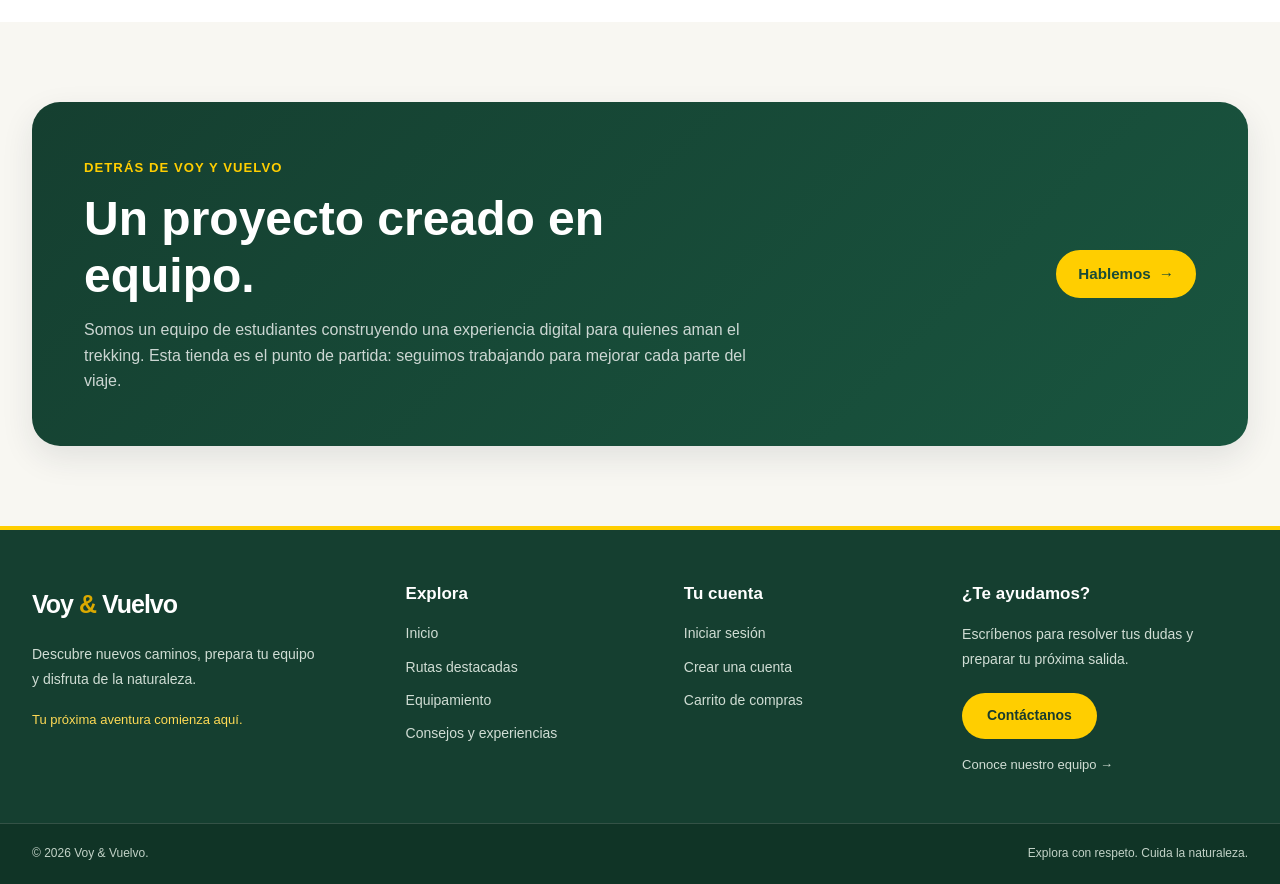
<file: frontend/nosotros.html>
<!doctype html>
<html lang="es">
<head>
  <meta charset="utf-8">
  <meta name="viewport" content="width=device-width, initial-scale=1">
  <meta name="description" content="Conoce Voy y Vuelvo, una tienda creada para acompañar tus aventuras de trekking.">
  <title>Nosotros | Voy y Vuelvo</title>
  <link rel="stylesheet" href="css/styles.css">
  <link rel="stylesheet" href="css/tema-compartido.css">
</head>
<body class="pagina-unificada">
  <div class="inicio marco-compartido"><header class="encabezado">
        <div class="contenedor encabezado-interior">

            <a href="index.html" class="logo" aria-label="Voy y Vuelvo, inicio">
                <svg
                    width="43"
                    height="38"
                    viewBox="0 0 48 40"
                    fill="none"
                    aria-hidden="true"
                >
                    <path
                        d="M3 35 18 8 25 20 31 5 46 35Z"
                        stroke="currentColor"
                        stroke-width="3"
                        stroke-linejoin="round"
                    ></path>
                    <path
                        d="m12 19 6 3 4-5M25 17l6 5 5-6"
                        stroke="currentColor"
                        stroke-width="2"
                    ></path>
                </svg>

                <span>Voy <b>&amp;</b> Vuelvo</span>
            </a>

            <nav class="menu" aria-label="Navegación principal">
                <a href="index.html">Inicio</a>
                <a href="index.html#rutas">Rutas</a>
                <a href="productos.html">Productos</a>
                <a href="blogs.html">Blogs</a>
                <a href="nosotros.html" aria-current="page">Nosotros</a>
                <a href="contacto.html">Contacto</a>
            </nav>

            <div class="cuenta">
                <a href="login.html">Iniciar sesión</a>
                <a href="registro.html">Registrarse</a>

                <a
                    href="carrito.html"
                    class="carrito"
                    aria-label="Ver carrito de compras"
                >
                    <svg
                        width="25"
                        height="25"
                        viewBox="0 0 24 24"
                        fill="none"
                        stroke="currentColor"
                        stroke-width="1.8"
                        stroke-linecap="round"
                        stroke-linejoin="round"
                        aria-hidden="true"
                    >
                        <path d="M2 3h3l3 12h11l3-9H6"></path>
                        <circle cx="9" cy="20" r="1"></circle>
                        <circle cx="19" cy="20" r="1"></circle>
                    </svg>

                    <span>Carrito</span>
                    <span id="contador-carrito" class="contador">0</span>
                </a>
            </div>

        </div>
    </header></div>
  <main>
    <section class="about-hero"><div class="container about-hero-inner"><span class="eyebrow">Nuestra historia</span><h1>La aventura se disfruta más cuando vuelves.</h1><p>Creemos que cada salida empieza mucho antes del primer paso: con ganas de explorar y el equipo correcto para hacerlo con confianza.</p><a class="btn btn-primary btn-large" href="productos.html">Encuentra tu equipo <span aria-hidden="true">→</span></a></div></section>
    <section class="section"><div class="container story-grid"><div><span class="eyebrow">Quiénes somos</span><h2>Hecho para quienes disfrutan el camino.</h2></div><div class="story-copy"><p><strong>Voy y Vuelvo</strong> es una tienda online de equipamiento para trekking. Reunimos productos para acompañar desde una caminata tranquila hasta una ruta de mayor exigencia.</p><p>Organizamos el catálogo según el nivel de dificultad recomendado para ayudarte a comparar y elegir con más claridad. También compartimos consejos e historias para inspirar una próxima salida bien preparada.</p></div></div></section>
    <section class="section values-section"><div class="container"><div class="section-heading"><span class="eyebrow">Lo que nos mueve</span><h2>Prepararse también es parte de la aventura.</h2></div><div class="values-grid"><article class="value-card"><span class="value-icon" aria-hidden="true">🧭</span><h3>Elegir con confianza</h3><p>Información clara para encontrar equipo que se ajuste al tipo de ruta.</p></article><article class="value-card"><span class="value-icon" aria-hidden="true">🥾</span><h3>Disfrutar cada paso</h3><p>Una buena preparación ayuda a vivir el camino con más tranquilidad.</p></article><article class="value-card"><span class="value-icon" aria-hidden="true">🌿</span><h3>Explorar con respeto</h3><p>Valoramos los paisajes y la responsabilidad de cuidarlos en cada salida.</p></article></div></div></section>
    <section class="section team-section"><div class="container team-card"><div><span class="eyebrow">Detrás de Voy y Vuelvo</span><h2>Un proyecto creado en equipo.</h2><p>Somos un equipo de estudiantes construyendo una experiencia digital para quienes aman el trekking. Esta tienda es el punto de partida: seguimos trabajando para mejorar cada parte del viaje.</p></div><a class="btn btn-primary" href="contacto.html">Hablemos <span aria-hidden="true">→</span></a></div></section>
  </main>
  <div class="inicio marco-compartido"><footer class="pie">
    <div class="contenedor pie-columnas">

        <div class="pie-marca">
            <a href="index.html" class="logo">
                <span>Voy <b>&amp;</b> Vuelvo</span>
            </a>

            <p>
                Descubre nuevos caminos, prepara tu equipo
                y disfruta de la naturaleza.
            </p>

            <span class="pie-frase">
                Tu próxima aventura comienza aquí.
            </span>
        </div>

        <nav class="pie-enlaces" aria-label="Explorar el sitio">
            <h2>Explora</h2>
            <a href="index.html">Inicio</a>
            <a href="index.html#rutas">Rutas destacadas</a>
            <a href="productos.html">Equipamiento</a>
            <a href="blogs.html">Consejos y experiencias</a>
        </nav>

        <nav class="pie-enlaces" aria-label="Accesos de cuenta">
            <h2>Tu cuenta</h2>
            <a href="login.html">Iniciar sesión</a>
            <a href="registro.html">Crear una cuenta</a>
            <a href="carrito.html">Carrito de compras</a>
        </nav>

        <div class="pie-ayuda">
            <h2>¿Te ayudamos?</h2>

            <p>
                Escríbenos para resolver tus dudas
                y preparar tu próxima salida.
            </p>

            <a href="contacto.html" class="boton-amarillo">
                Contáctanos
            </a>

            <a href="nosotros.html" class="pie-nosotros">
                Conoce nuestro equipo →
            </a>
        </div>

    </div>

    <div class="pie-inferior">
        <div class="contenedor">
            <p>© 2026 Voy &amp; Vuelvo.</p>
            <p>Explora con respeto. Cuida la naturaleza.</p>
        </div>
    </div>
</footer></div>
</body>
</html>
</file>
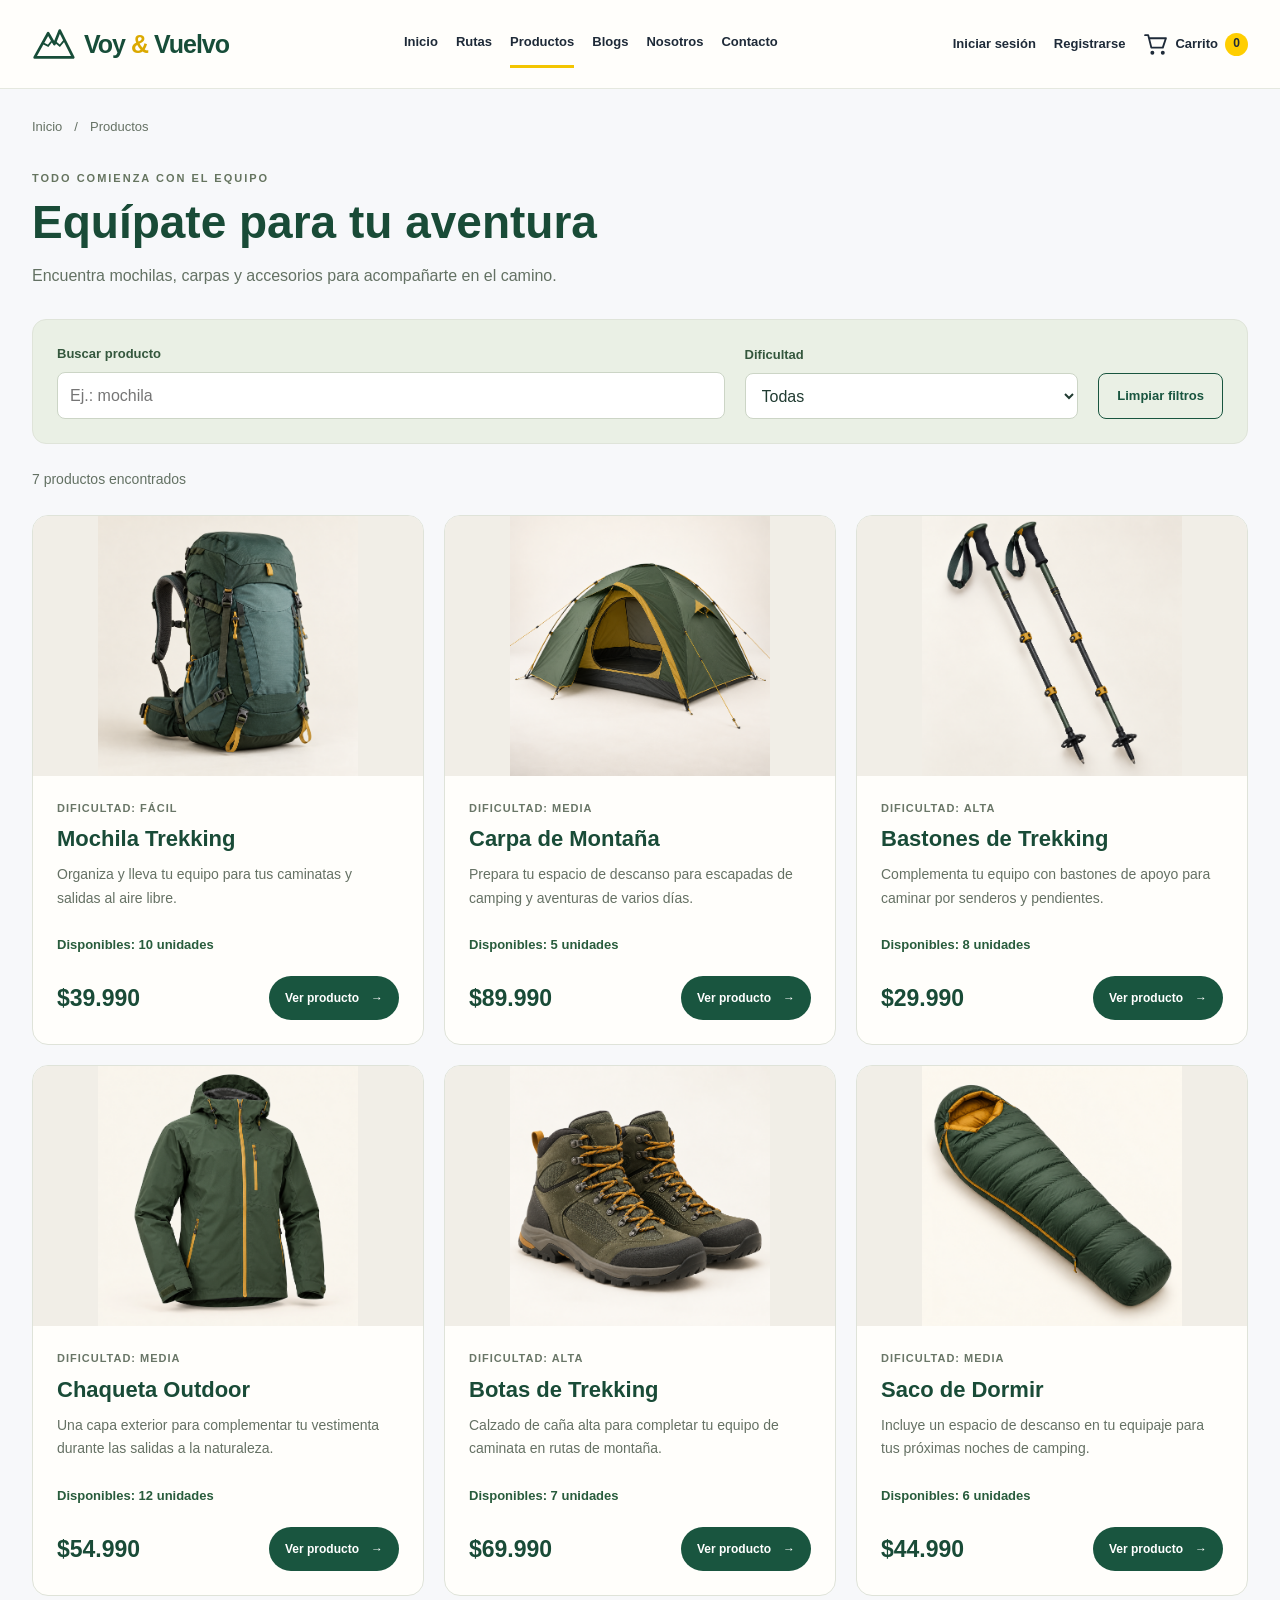
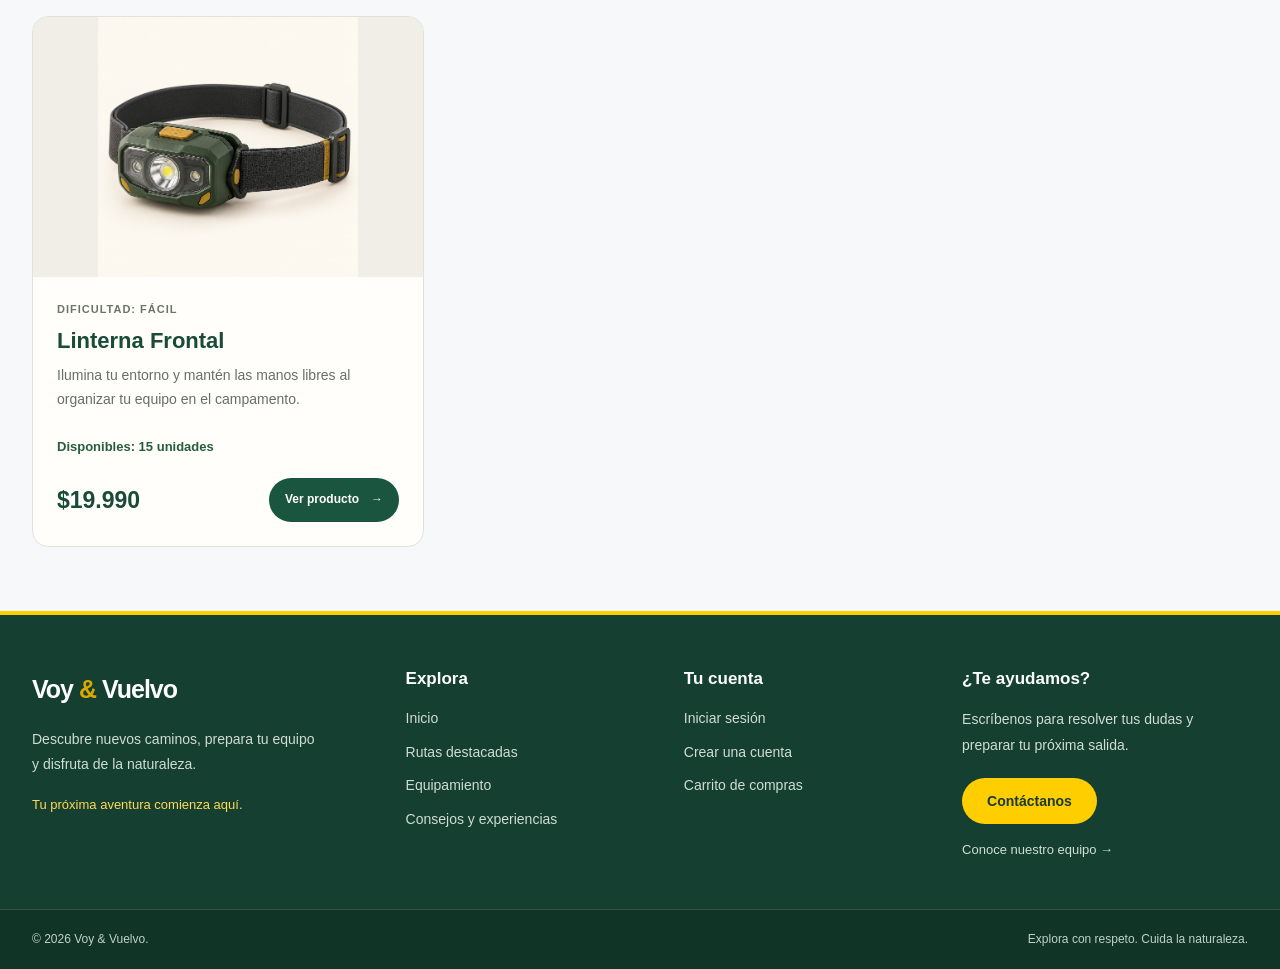
<file: frontend/productos.html>
<!DOCTYPE html>
<html lang="es">
<head>
    <meta charset="UTF-8">
    <meta name="viewport" content="width=device-width, initial-scale=1.0">

    <meta
        name="description"
        content="Explora nuestro equipamiento de trekking y filtra los productos por dificultad."
    >

    <title>Productos | Voy y Vuelvo</title>

    <link rel="stylesheet" href="css/styles.css">

    <!-- Carga los datos antes del código que muestra el catálogo -->
    <script src="js/productos-data.js"></script>
</head>

<body class="inicio">

    <!-- ENCABEZADO -->
    <header class="encabezado">
        <div class="contenedor encabezado-interior">

            <a href="index.html" class="logo" aria-label="Voy y Vuelvo, inicio">
                <svg
                    width="43"
                    height="38"
                    viewBox="0 0 48 40"
                    fill="none"
                    aria-hidden="true"
                >
                    <path
                        d="M3 35 18 8 25 20 31 5 46 35Z"
                        stroke="currentColor"
                        stroke-width="3"
                        stroke-linejoin="round"
                    ></path>
                    <path
                        d="m12 19 6 3 4-5M25 17l6 5 5-6"
                        stroke="currentColor"
                        stroke-width="2"
                    ></path>
                </svg>

                <span>Voy <b>&amp;</b> Vuelvo</span>
            </a>

            <nav class="menu" aria-label="Navegación principal">
                <a href="index.html">Inicio</a>
                <a href="index.html#rutas">Rutas</a>
                <a href="productos.html" aria-current="page">Productos</a>
                <a href="blogs.html">Blogs</a>
                <a href="nosotros.html">Nosotros</a>
                <a href="contacto.html">Contacto</a>
            </nav>

            <div class="cuenta">
                <a href="login.html">Iniciar sesión</a>
                <a href="registro.html">Registrarse</a>

                <a
                    href="carrito.html"
                    class="carrito"
                    aria-label="Ver carrito de compras"
                >
                    <svg
                        width="25"
                        height="25"
                        viewBox="0 0 24 24"
                        fill="none"
                        stroke="currentColor"
                        stroke-width="1.8"
                        stroke-linecap="round"
                        stroke-linejoin="round"
                        aria-hidden="true"
                    >
                        <path d="M2 3h3l3 12h11l3-9H6"></path>
                        <circle cx="9" cy="20" r="1"></circle>
                        <circle cx="19" cy="20" r="1"></circle>
                    </svg>

                    <span>Carrito</span>
                    <span id="contador-carrito" class="contador">0</span>
                </a>
            </div>

        </div>
    </header>

    <main class="catalogo contenedor">

        <nav class="catalogo-migas" aria-label="Ubicación en el sitio">
            <a href="index.html">Inicio</a>
            <span aria-hidden="true">/</span>
            <span aria-current="page">Productos</span>
        </nav>

        <div class="catalogo-presentacion">
            <span class="equipamiento-subtitulo">
                Todo comienza con el equipo
            </span>

            <h1>Equípate para tu aventura</h1>

            <p>
                Encuentra mochilas, carpas y accesorios
                para acompañarte en el camino.
            </p>
        </div>

        <!-- FILTROS -->
        <form id="filtros-catalogo" class="catalogo-filtros" role="search">

            <div class="catalogo-campo catalogo-busqueda">
                <label for="buscar-producto">Buscar producto</label>

                <input
                    type="search"
                    id="buscar-producto"
                    placeholder="Ej.: mochila"
                    maxlength="100"
                >
            </div>

            <div class="catalogo-campo">
                <label for="filtro-dificultad">Dificultad</label>

                <select id="filtro-dificultad">
                    <option value="">Todas</option>
                    <option value="facil">Fácil</option>
                    <option value="media">Media</option>
                    <option value="alta">Alta</option>
                </select>
            </div>

            <button
                type="button"
                id="limpiar-filtros"
                class="catalogo-limpiar"
            >
                Limpiar filtros
            </button>

        </form>

        <p
            id="cantidad-productos"
            class="catalogo-resultados"
            role="status"
        ></p>

        <!-- JavaScript coloca aquí las tarjetas -->
        <div id="lista-catalogo" class="equipamiento-lista"></div>

        <div id="catalogo-vacio" class="catalogo-vacio" hidden>
            <h2>No encontramos productos</h2>
            <p>Prueba con otro nombre o cambia la dificultad.</p>
        </div>

        <noscript>
            <p>Activa JavaScript para consultar el catálogo.</p>
        </noscript>

    </main>

    <!-- PIE DE PÁGINA -->
    <footer class="pie">
        <div class="contenedor pie-columnas">

            <div class="pie-marca">
                <a href="index.html" class="logo">
                    <span>Voy <b>&amp;</b> Vuelvo</span>
                </a>

                <p>
                    Descubre nuevos caminos, prepara tu equipo
                    y disfruta de la naturaleza.
                </p>

                <span class="pie-frase">
                    Tu próxima aventura comienza aquí.
                </span>
            </div>

            <nav class="pie-enlaces" aria-label="Explorar el sitio">
                <h2>Explora</h2>
                <a href="index.html">Inicio</a>
                <a href="index.html#rutas">Rutas destacadas</a>
                <a href="productos.html">Equipamiento</a>
                <a href="blogs.html">Consejos y experiencias</a>
            </nav>

            <nav class="pie-enlaces" aria-label="Accesos de cuenta">
                <h2>Tu cuenta</h2>
                <a href="login.html">Iniciar sesión</a>
                <a href="registro.html">Crear una cuenta</a>
                <a href="carrito.html">Carrito de compras</a>
            </nav>

            <div class="pie-ayuda">
                <h2>¿Te ayudamos?</h2>

                <p>
                    Escríbenos para resolver tus dudas
                    y preparar tu próxima salida.
                </p>

                <a href="contacto.html" class="boton-amarillo">
                    Contáctanos
                </a>

                <a href="nosotros.html" class="pie-nosotros">
                    Conoce nuestro equipo →
                </a>
            </div>

        </div>

        <div class="pie-inferior">
            <div class="contenedor">
                <p>© 2026 Voy &amp; Vuelvo.</p>
                <p>Explora con respeto. Cuida la naturaleza.</p>
            </div>
        </div>
    </footer>

    <!-- Plantilla reutilizable para cada producto -->
    <template id="plantilla-producto">
        <article class="equipo-tarjeta">
            <a class="equipo-imagen">
                <img width="600" height="600" loading="lazy" alt="">
            </a>

            <div class="equipo-contenido">
                <span class="equipo-categoria"></span>

                <h2 class="catalogo-nombre">
                    <a></a>
                </h2>

                <p class="catalogo-descripcion"></p>
                <p class="catalogo-stock"></p>

                <div class="equipo-compra">
                    <span class="equipo-precio"></span>
                    <a class="equipo-boton">
                        Ver producto
                        <span aria-hidden="true">→</span>
                    </a>
                </div>
            </div>
        </article>
    </template>

    <script>
        const lista = document.getElementById("lista-catalogo");
        const plantilla = document.getElementById("plantilla-producto");
        const busqueda = document.getElementById("buscar-producto");
        const dificultad = document.getElementById("filtro-dificultad");
        const contador = document.getElementById("cantidad-productos");
        const mensajeVacio = document.getElementById("catalogo-vacio");

        const nombresDificultad = {
            facil: "Fácil",
            media: "Media",
            alta: "Alta"
        };

        const formatoPrecio = new Intl.NumberFormat("es-CL", {
            style: "currency",
            currency: "CLP",
            maximumFractionDigits: 0
        });

        function normalizar(texto) {
            return texto
                .normalize("NFD")
                .replace(/[\u0300-\u036f]/g, "")
                .toLowerCase()
                .trim();
        }

        function mostrarProductos() {
            const texto = normalizar(busqueda.value);

            const filtrados = productos.filter(function (producto) {
                const coincideNombre = normalizar(
                    producto.nombre
                ).includes(texto);

                const coincideDificultad =
                    dificultad.value === "" ||
                    producto.dificultad === dificultad.value;

                return coincideNombre && coincideDificultad;
            });

            lista.replaceChildren();

            filtrados.forEach(function (producto) {
                const tarjeta = plantilla.content.cloneNode(true);

                const enlaceDetalle =
                    `detalle-producto.html?id=${encodeURIComponent(producto.id)}`;

                tarjeta.querySelectorAll("a").forEach(function (enlace) {
                    enlace.href = enlaceDetalle;
                });

                const imagen = tarjeta.querySelector("img");
                imagen.src = producto.imagen;
                imagen.alt = producto.nombre;

                tarjeta.querySelector(".equipo-categoria").textContent =
                    `Dificultad: ${nombresDificultad[producto.dificultad]}`;

                tarjeta.querySelector(".catalogo-nombre a").textContent =
                    producto.nombre;

                tarjeta.querySelector(".catalogo-descripcion").textContent =
                    producto.descripcion;

                tarjeta.querySelector(".equipo-precio").textContent =
                    formatoPrecio.format(producto.precio);

                const stock = tarjeta.querySelector(".catalogo-stock");

                stock.textContent = producto.stock > 0
                    ? `Disponibles: ${producto.stock} unidades`
                    : "Agotado";

                stock.classList.toggle("agotado", producto.stock <= 0);

                tarjeta.querySelector(".equipo-boton").setAttribute(
                    "aria-label",
                    `Ver producto: ${producto.nombre}`
                );

                lista.appendChild(tarjeta);
            });

            contador.textContent = filtrados.length === 1
                ? "1 producto encontrado"
                : `${filtrados.length} productos encontrados`;

            mensajeVacio.hidden = filtrados.length > 0;
        }

        // Permite llegar desde los enlaces de dificultad del inicio.
        const parametros = new URLSearchParams(window.location.search);
        const dificultadInicial = parametros.get("dificultad");

        if (Object.hasOwn(nombresDificultad, dificultadInicial)) {
            dificultad.value = dificultadInicial;
        }

        busqueda.addEventListener("input", mostrarProductos);
        dificultad.addEventListener("change", mostrarProductos);

        document.getElementById("filtros-catalogo").addEventListener(
            "submit",
            function (evento) {
                evento.preventDefault();
                mostrarProductos();
            }
        );

        document.getElementById("limpiar-filtros").addEventListener(
            "click",
            function () {
                busqueda.value = "";
                dificultad.value = "";
                mostrarProductos();
                busqueda.focus();
            }
        );

        mostrarProductos();
    </script>

</body>
</html>
</file>
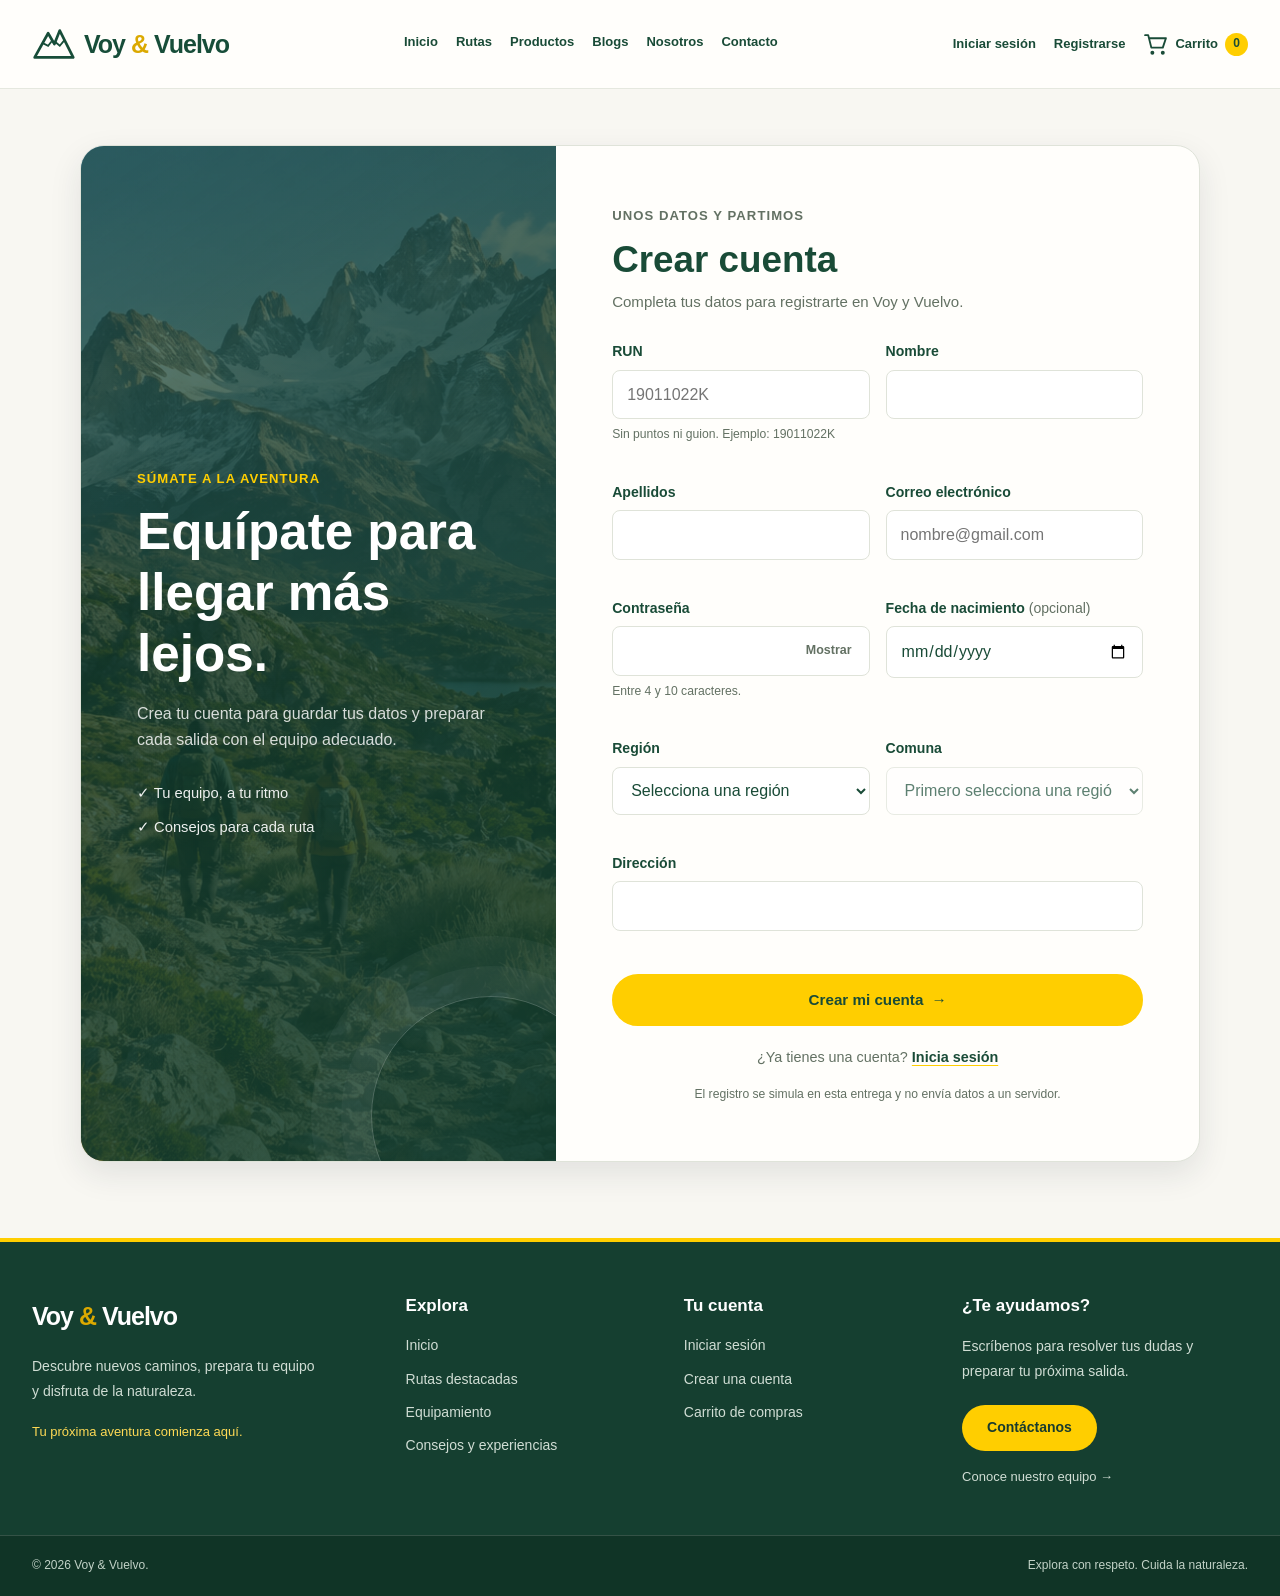
<file: frontend/registro.html>
<!doctype html>
<html lang="es">
<head>
  <meta charset="utf-8">
  <meta name="viewport" content="width=device-width, initial-scale=1">
  <meta name="description" content="Crea tu cuenta Voy y Vuelvo y prepárate para tu próxima salida de trekking.">
  <title>Crear cuenta | Voy y Vuelvo</title>
  <link rel="stylesheet" href="css/styles.css">
  <link rel="stylesheet" href="css/tema-compartido.css">
</head>
<body class="pagina-unificada">
  <div class="inicio marco-compartido"><header class="encabezado">
        <div class="contenedor encabezado-interior">

            <a href="index.html" class="logo" aria-label="Voy y Vuelvo, inicio">
                <svg
                    width="43"
                    height="38"
                    viewBox="0 0 48 40"
                    fill="none"
                    aria-hidden="true"
                >
                    <path
                        d="M3 35 18 8 25 20 31 5 46 35Z"
                        stroke="currentColor"
                        stroke-width="3"
                        stroke-linejoin="round"
                    ></path>
                    <path
                        d="m12 19 6 3 4-5M25 17l6 5 5-6"
                        stroke="currentColor"
                        stroke-width="2"
                    ></path>
                </svg>

                <span>Voy <b>&amp;</b> Vuelvo</span>
            </a>

            <nav class="menu" aria-label="Navegación principal">
                <a href="index.html">Inicio</a>
                <a href="index.html#rutas">Rutas</a>
                <a href="productos.html">Productos</a>
                <a href="blogs.html">Blogs</a>
                <a href="nosotros.html">Nosotros</a>
                <a href="contacto.html">Contacto</a>
            </nav>

            <div class="cuenta">
                <a href="login.html">Iniciar sesión</a>
                <a href="registro.html" aria-current="page">Registrarse</a>

                <a
                    href="carrito.html"
                    class="carrito"
                    aria-label="Ver carrito de compras"
                >
                    <svg
                        width="25"
                        height="25"
                        viewBox="0 0 24 24"
                        fill="none"
                        stroke="currentColor"
                        stroke-width="1.8"
                        stroke-linecap="round"
                        stroke-linejoin="round"
                        aria-hidden="true"
                    >
                        <path d="M2 3h3l3 12h11l3-9H6"></path>
                        <circle cx="9" cy="20" r="1"></circle>
                        <circle cx="19" cy="20" r="1"></circle>
                    </svg>

                    <span>Carrito</span>
                    <span id="contador-carrito" class="contador">0</span>
                </a>
            </div>

        </div>
    </header></div>
  <main class="account-page account-page-wide"><section class="account-card account-card-wide" aria-labelledby="page-title">
    <div class="account-visual"><span class="eyebrow">Súmate a la aventura</span><h1>Equípate para llegar más lejos.</h1><p>Crea tu cuenta para guardar tus datos y preparar cada salida con el equipo adecuado.</p><div class="visual-points"><span>✓ Tu equipo, a tu ritmo</span><span>✓ Consejos para cada ruta</span></div></div>
    <div class="account-form-wrap"><span class="eyebrow">Unos datos y partimos</span><h2 id="page-title">Crear cuenta</h2><p class="form-intro">Completa tus datos para registrarte en Voy y Vuelvo.</p>
      <form id="registro-form" novalidate>
        <div class="form-grid">
          <div class="form-field"><label for="run">RUN</label><input id="run" name="run" type="text" inputmode="text" autocomplete="off" placeholder="19011022K" maxlength="9" required aria-describedby="run-help run-error"><small class="field-hint" id="run-help">Sin puntos ni guion. Ejemplo: 19011022K</small><small class="field-error" id="run-error" aria-live="polite"></small></div>
          <div class="form-field"><label for="nombre">Nombre</label><input id="nombre" name="nombre" type="text" autocomplete="given-name" maxlength="50" required aria-describedby="nombre-error"><small class="field-error" id="nombre-error" aria-live="polite"></small></div>
          <div class="form-field"><label for="apellidos">Apellidos</label><input id="apellidos" name="apellidos" type="text" autocomplete="family-name" maxlength="100" required aria-describedby="apellidos-error"><small class="field-error" id="apellidos-error" aria-live="polite"></small></div>
          <div class="form-field"><label for="correo">Correo electrónico</label><input id="correo" name="correo" type="email" autocomplete="email" maxlength="100" placeholder="nombre@gmail.com" required aria-describedby="correo-error"><small class="field-error" id="correo-error" aria-live="polite"></small></div>
          <div class="form-field"><label for="contrasena">Contraseña</label><div class="password-field"><input id="contrasena" name="contrasena" type="password" autocomplete="new-password" minlength="4" maxlength="10" required aria-describedby="contrasena-error"><button class="password-toggle" type="button" data-toggle-password="contrasena" aria-label="Mostrar contraseña">Mostrar</button></div><small class="field-hint">Entre 4 y 10 caracteres.</small><small class="field-error" id="contrasena-error" aria-live="polite"></small></div>
          <div class="form-field"><label for="fecha-nacimiento">Fecha de nacimiento <span class="optional-label">(opcional)</span></label><input id="fecha-nacimiento" name="fechaNacimiento" type="date" autocomplete="bday"></div>
          <div class="form-field"><label for="region">Región</label><select id="region" name="region" required aria-describedby="region-error"><option value="">Selecciona una región</option></select><small class="field-error" id="region-error" aria-live="polite"></small></div>
          <div class="form-field"><label for="comuna">Comuna</label><select id="comuna" name="comuna" required disabled aria-describedby="comuna-error"><option value="">Primero selecciona una región</option></select><small class="field-error" id="comuna-error" aria-live="polite"></small></div>
          <div class="form-field form-field-full"><label for="direccion">Dirección</label><input id="direccion" name="direccion" type="text" autocomplete="street-address" maxlength="300" required aria-describedby="direccion-error"><small class="field-error" id="direccion-error" aria-live="polite"></small></div>
        </div>
        <div class="form-feedback" id="registro-feedback" role="status" aria-live="polite"></div>
        <button class="btn btn-primary btn-large form-submit" type="submit">Crear mi cuenta <span aria-hidden="true">→</span></button>
      </form>
      <p class="form-switch">¿Ya tienes una cuenta? <a href="login.html">Inicia sesión</a></p>
      <p class="demo-note">El registro se simula en esta entrega y no envía datos a un servidor.</p>
    </div>
  </section></main>
  <div class="inicio marco-compartido"><footer class="pie">
    <div class="contenedor pie-columnas">

        <div class="pie-marca">
            <a href="index.html" class="logo">
                <span>Voy <b>&amp;</b> Vuelvo</span>
            </a>

            <p>
                Descubre nuevos caminos, prepara tu equipo
                y disfruta de la naturaleza.
            </p>

            <span class="pie-frase">
                Tu próxima aventura comienza aquí.
            </span>
        </div>

        <nav class="pie-enlaces" aria-label="Explorar el sitio">
            <h2>Explora</h2>
            <a href="index.html">Inicio</a>
            <a href="index.html#rutas">Rutas destacadas</a>
            <a href="productos.html">Equipamiento</a>
            <a href="blogs.html">Consejos y experiencias</a>
        </nav>

        <nav class="pie-enlaces" aria-label="Accesos de cuenta">
            <h2>Tu cuenta</h2>
            <a href="login.html">Iniciar sesión</a>
            <a href="registro.html">Crear una cuenta</a>
            <a href="carrito.html">Carrito de compras</a>
        </nav>

        <div class="pie-ayuda">
            <h2>¿Te ayudamos?</h2>

            <p>
                Escríbenos para resolver tus dudas
                y preparar tu próxima salida.
            </p>

            <a href="contacto.html" class="boton-amarillo">
                Contáctanos
            </a>

            <a href="nosotros.html" class="pie-nosotros">
                Conoce nuestro equipo →
            </a>
        </div>

    </div>

    <div class="pie-inferior">
        <div class="contenedor">
            <p>© 2026 Voy &amp; Vuelvo.</p>
            <p>Explora con respeto. Cuida la naturaleza.</p>
        </div>
    </div>
</footer></div>
  <script src="js/regiones-comunas.js" defer></script>
  <script src="js/validaciones-registro.js" defer></script>
</body>
</html>
</file>
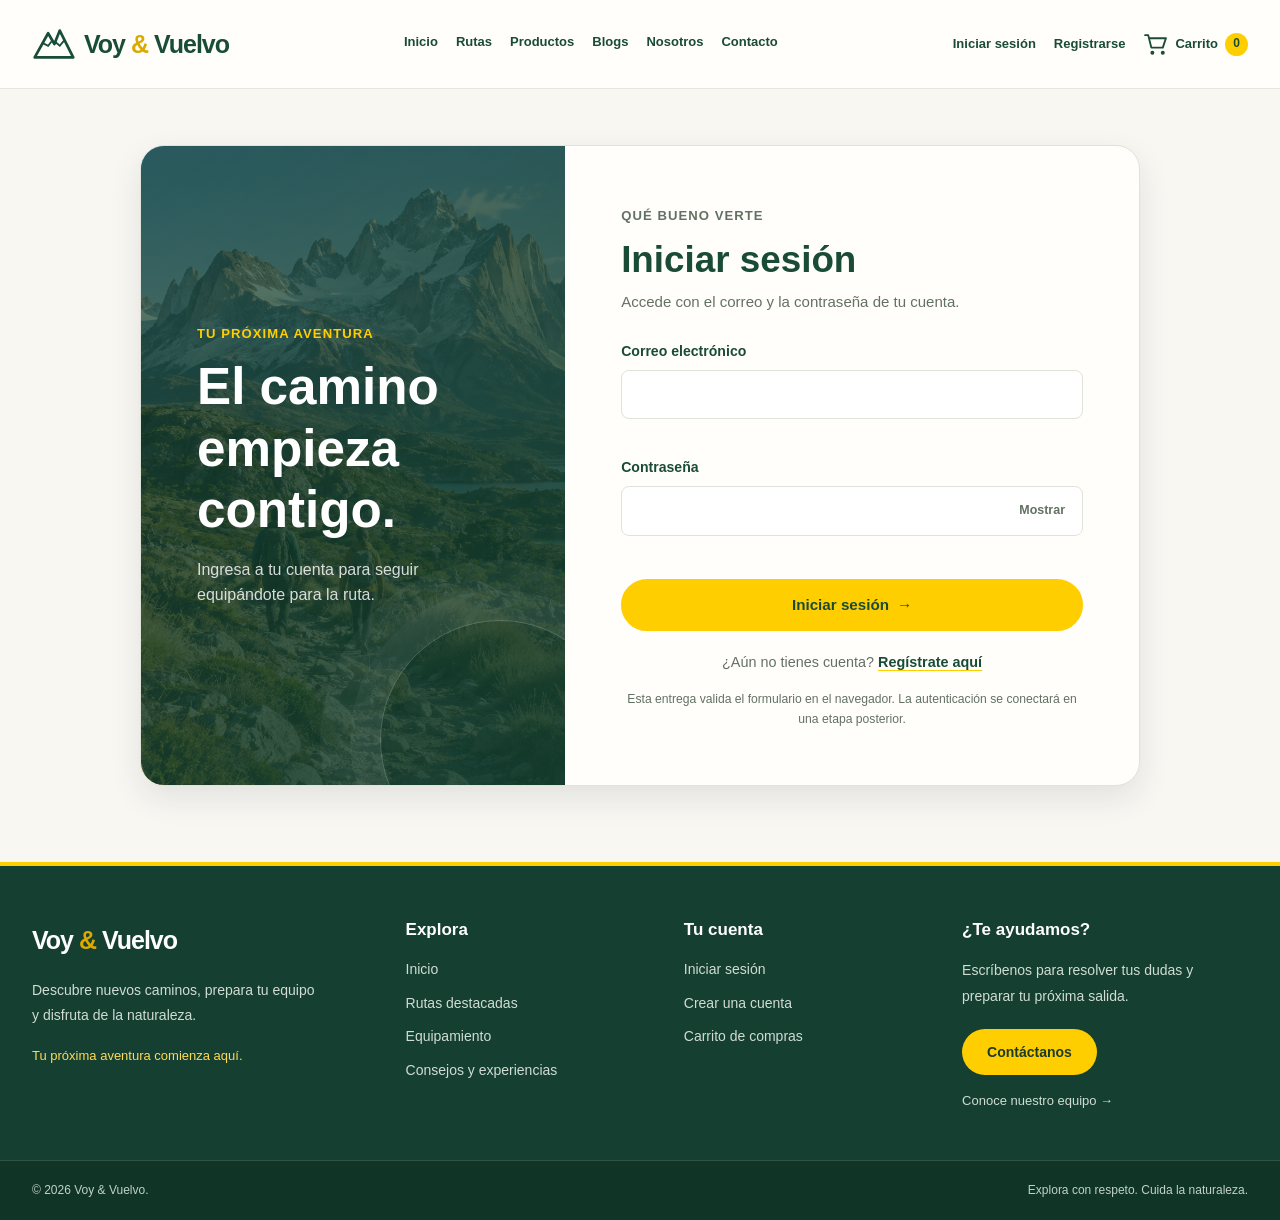
<file: frontend/admin/producto-editar.html>
<!DOCTYPE html>
<html lang="es">
<head>
  <meta charset="UTF-8">
  <meta name="viewport" content="width=device-width, initial-scale=1">
  <title>Editar producto | Panel Voy &amp; Vuelvo</title>
  <meta name="robots" content="noindex">
  <link rel="preconnect" href="https://fonts.googleapis.com">
  <link rel="preconnect" href="https://fonts.gstatic.com" crossorigin>
  <link href="https://fonts.googleapis.com/css2?family=Inter:wght@400;500&amp;family=Poppins:wght@600;700&amp;display=swap" rel="stylesheet">
  <link rel="stylesheet" href="../css/admin.css">
</head>
<body data-pagina="producto-editar" data-modo="editar">
  <div class="admin">
    <div class="admin__top">
      <a class="sidebar__marca" href="index.html"><svg viewBox="0 0 40 40" aria-hidden="true" focusable="false"><path d="M2 34 15 11l7 12 4-6 12 17z" fill="#1E2A38"/><path d="M15 11l3.2 5.4-3.2-1.6-3 1.6z" fill="#fff"/></svg>Voy <span>&amp;</span> Vuelvo</a>
      <button class="admin__toggle" type="button" id="btn-menu" aria-expanded="false" aria-controls="sidebar">Menú</button>
    </div>
    <aside class="sidebar" id="sidebar" aria-label="Menú del panel">
      <div>
        <a class="sidebar__marca" href="index.html"><svg viewBox="0 0 40 40" aria-hidden="true" focusable="false"><path d="M2 34 15 11l7 12 4-6 12 17z" fill="#1E2A38"/><path d="M15 11l3.2 5.4-3.2-1.6-3 1.6z" fill="#fff"/></svg>Voy <span>&amp;</span> Vuelvo</a>
        <p class="sidebar__rol">Panel de <strong data-sesion-rol>Administrador</strong></p>
        <nav aria-label="Secciones">
      <ul>
        <li><a class="enlace" href="index.html">Inicio</a></li>
        <li><a class="enlace" href="productos-listado.html" aria-current="page">Producto</a></li>
        <li data-solo-admin><a class="enlace" href="usuarios-listado.html">Usuario</a></li>
      </ul>
        </nav>
      </div>
      <div class="sidebar__pie">
        <span data-sesion-nombre>Administrador</span>
        <a class="btn btn--borde btn--sm" href="../index.html">Ver tienda</a>
        <button class="btn btn--borde btn--sm" type="button" id="btn-salir">Cerrar sesión</button>
      </div>
    </aside>
    <main class="contenido">
      <div class="contenido__cab"><h1>Editar producto</h1></div>
      <div class="alerta alerta--error" id="alerta-form" role="alert" hidden></div>
      <section class="tarjeta">
      <form class="form" id="form-producto" novalidate aria-label="Editar producto">
        <p class="ayuda ayuda--nota">Los campos con <span class="req">*</span> son obligatorios.</p>
        <div class="form__grid">
      <div class="campo">
        <label for="codigo">Código del producto <span class="req" aria-hidden="true">*</span></label>
        <input id="codigo" name="codigo" type="text" autocomplete="off" aria-describedby="ayuda-codigo error-codigo" aria-invalid="false">
        <span class="ayuda" id="ayuda-codigo">Mínimo 3 caracteres. Ejemplo: MOC-001.</span>
        <span class="error" id="error-codigo" aria-live="polite"></span>
      </div>
      <div class="campo">
        <label for="nombre">Nombre <span class="req" aria-hidden="true">*</span></label>
        <input id="nombre" name="nombre" type="text" autocomplete="off" aria-describedby="ayuda-nombre error-nombre" aria-invalid="false">
        <span class="ayuda" id="ayuda-nombre">Máximo 100 caracteres.</span>
        <span class="error" id="error-nombre" aria-live="polite"></span>
      </div>
      <div class="campo campo--completo">
        <label for="descripcion">Descripción <span class="opcional">(opcional)</span></label>
        <textarea id="descripcion" name="descripcion" rows="4" aria-describedby="ayuda-descripcion error-descripcion" aria-invalid="false"></textarea>
        <span class="ayuda" id="ayuda-descripcion"><span id="contador-descripcion">0 / 500 caracteres</span></span>
        <span class="error" id="error-descripcion" aria-live="polite"></span>
      </div>
      <div class="campo">
        <label for="precio">Precio (CLP) <span class="req" aria-hidden="true">*</span></label>
        <input id="precio" name="precio" type="text" autocomplete="off" aria-describedby="ayuda-precio error-precio" aria-invalid="false" inputmode="decimal">
        <span class="ayuda" id="ayuda-precio">Usa 0 para un producto gratuito. Admite decimales.</span>
        <span class="error" id="error-precio" aria-live="polite"></span>
      </div>
      <div class="campo">
        <label for="stock">Stock <span class="req" aria-hidden="true">*</span></label>
        <input id="stock" name="stock" type="text" autocomplete="off" aria-describedby="ayuda-stock error-stock" aria-invalid="false" inputmode="numeric">
        <span class="ayuda" id="ayuda-stock">Unidades en inventario, solo enteros.</span>
        <span class="error" id="error-stock" aria-live="polite"></span>
      </div>
      <div class="campo">
        <label for="stockCritico">Stock crítico <span class="opcional">(opcional)</span></label>
        <input id="stockCritico" name="stockCritico" type="text" autocomplete="off" aria-describedby="ayuda-stockCritico error-stockCritico" aria-invalid="false" inputmode="numeric">
        <span class="ayuda" id="ayuda-stockCritico">Te avisamos cuando el stock sea igual o inferior a este número.</span>
        <span class="error" id="error-stockCritico" aria-live="polite"></span>
      </div>
      <div class="campo">
        <label for="categoria">Categoría (dificultad de ruta) <span class="req" aria-hidden="true">*</span></label>
        <select id="categoria" name="categoria" aria-describedby="error-categoria" aria-invalid="false">
          <option value="">-- Selecciona --</option>
          <option value="Fácil">Fácil</option>
          <option value="Media">Media</option>
          <option value="Alta">Alta</option>
        </select>
        <span class="error" id="error-categoria" aria-live="polite"></span>
      </div>
      <div class="campo campo--completo">
        <label for="imagen">Imagen <span class="opcional">(opcional)</span></label>
        <input id="imagen" name="imagen" type="file" autocomplete="off" aria-describedby="ayuda-imagen error-imagen" aria-invalid="false" accept="image/png,image/jpeg,image/webp,image/gif">
        <span class="ayuda" id="ayuda-imagen">PNG, JPG, WEBP o GIF de hasta 2 MB. <span id="imagen-actual"></span></span>
        <span class="error" id="error-imagen" aria-live="polite"></span>
      </div>
        </div>
        <p class="aviso-stock" id="aviso-stock" role="status" aria-live="polite"></p>
        <div class="form__acciones">
          <button class="btn btn--accion" type="submit" id="btn-guardar">Guardar producto</button>
          <a class="btn btn--borde" href="productos-listado.html">Cancelar</a>
        </div>
      </form>
      </section>
    </main>
  </div>
  <script src="../js/admin.js"></script>
  <script src="../js/validaciones-producto.js"></script>
</body>
</html>
</file>
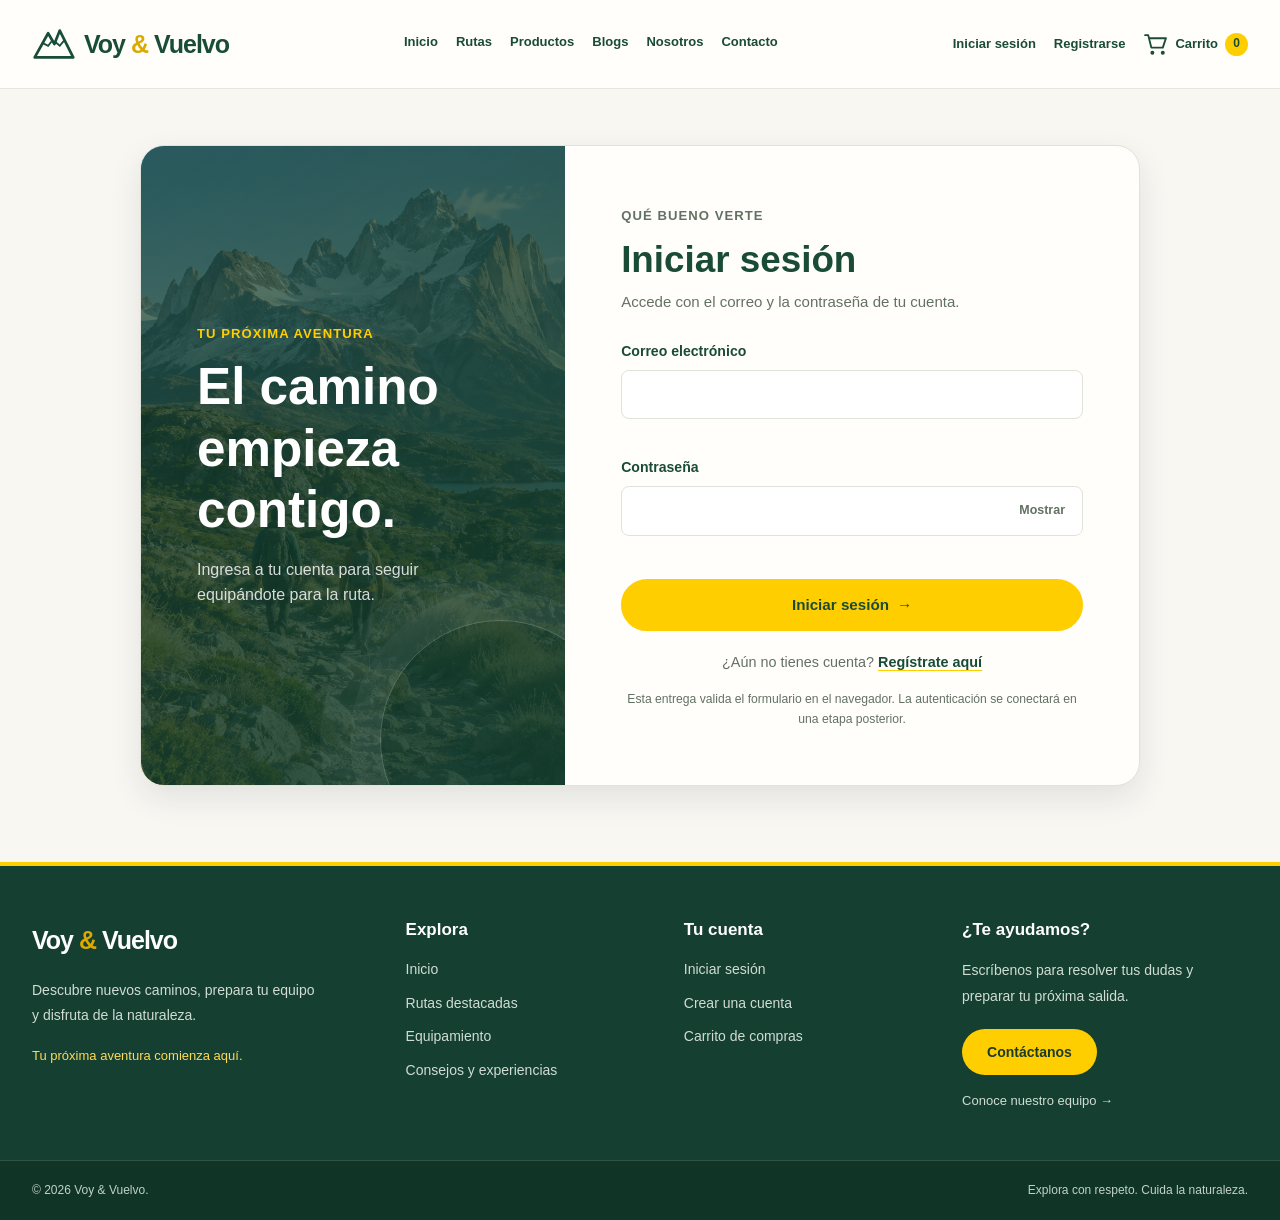
<file: frontend/admin/producto-nuevo.html>
<!DOCTYPE html>
<html lang="es">
<head>
  <meta charset="UTF-8">
  <meta name="viewport" content="width=device-width, initial-scale=1">
  <title>Nuevo producto | Panel Voy &amp; Vuelvo</title>
  <meta name="robots" content="noindex">
  <link rel="preconnect" href="https://fonts.googleapis.com">
  <link rel="preconnect" href="https://fonts.gstatic.com" crossorigin>
  <link href="https://fonts.googleapis.com/css2?family=Inter:wght@400;500&amp;family=Poppins:wght@600;700&amp;display=swap" rel="stylesheet">
  <link rel="stylesheet" href="../css/admin.css">
</head>
<body data-pagina="producto-nuevo" data-modo="nuevo" data-solo-admin="true">
  <div class="admin">
    <div class="admin__top">
      <a class="sidebar__marca" href="index.html"><svg viewBox="0 0 40 40" aria-hidden="true" focusable="false"><path d="M2 34 15 11l7 12 4-6 12 17z" fill="#1E2A38"/><path d="M15 11l3.2 5.4-3.2-1.6-3 1.6z" fill="#fff"/></svg>Voy <span>&amp;</span> Vuelvo</a>
      <button class="admin__toggle" type="button" id="btn-menu" aria-expanded="false" aria-controls="sidebar">Menú</button>
    </div>
    <aside class="sidebar" id="sidebar" aria-label="Menú del panel">
      <div>
        <a class="sidebar__marca" href="index.html"><svg viewBox="0 0 40 40" aria-hidden="true" focusable="false"><path d="M2 34 15 11l7 12 4-6 12 17z" fill="#1E2A38"/><path d="M15 11l3.2 5.4-3.2-1.6-3 1.6z" fill="#fff"/></svg>Voy <span>&amp;</span> Vuelvo</a>
        <p class="sidebar__rol">Panel de <strong data-sesion-rol>Administrador</strong></p>
        <nav aria-label="Secciones">
      <ul>
        <li><a class="enlace" href="index.html">Inicio</a></li>
        <li><a class="enlace" href="productos-listado.html" aria-current="page">Producto</a></li>
        <li data-solo-admin><a class="enlace" href="usuarios-listado.html">Usuario</a></li>
      </ul>
        </nav>
      </div>
      <div class="sidebar__pie">
        <span data-sesion-nombre>Administrador</span>
        <a class="btn btn--borde btn--sm" href="../index.html">Ver tienda</a>
        <button class="btn btn--borde btn--sm" type="button" id="btn-salir">Cerrar sesión</button>
      </div>
    </aside>
    <main class="contenido">
      <div class="contenido__cab"><h1>Nuevo producto</h1></div>
      <div class="alerta alerta--error" id="alerta-form" role="alert" hidden></div>
      <section class="tarjeta">
      <form class="form" id="form-producto" novalidate aria-label="Nuevo producto">
        <p class="ayuda ayuda--nota">Los campos con <span class="req">*</span> son obligatorios.</p>
        <div class="form__grid">
      <div class="campo">
        <label for="codigo">Código del producto <span class="req" aria-hidden="true">*</span></label>
        <input id="codigo" name="codigo" type="text" autocomplete="off" aria-describedby="ayuda-codigo error-codigo" aria-invalid="false">
        <span class="ayuda" id="ayuda-codigo">Mínimo 3 caracteres. Ejemplo: MOC-001.</span>
        <span class="error" id="error-codigo" aria-live="polite"></span>
      </div>
      <div class="campo">
        <label for="nombre">Nombre <span class="req" aria-hidden="true">*</span></label>
        <input id="nombre" name="nombre" type="text" autocomplete="off" aria-describedby="ayuda-nombre error-nombre" aria-invalid="false">
        <span class="ayuda" id="ayuda-nombre">Máximo 100 caracteres.</span>
        <span class="error" id="error-nombre" aria-live="polite"></span>
      </div>
      <div class="campo campo--completo">
        <label for="descripcion">Descripción <span class="opcional">(opcional)</span></label>
        <textarea id="descripcion" name="descripcion" rows="4" aria-describedby="ayuda-descripcion error-descripcion" aria-invalid="false"></textarea>
        <span class="ayuda" id="ayuda-descripcion"><span id="contador-descripcion">0 / 500 caracteres</span></span>
        <span class="error" id="error-descripcion" aria-live="polite"></span>
      </div>
      <div class="campo">
        <label for="precio">Precio (CLP) <span class="req" aria-hidden="true">*</span></label>
        <input id="precio" name="precio" type="text" autocomplete="off" aria-describedby="ayuda-precio error-precio" aria-invalid="false" inputmode="decimal">
        <span class="ayuda" id="ayuda-precio">Usa 0 para un producto gratuito. Admite decimales.</span>
        <span class="error" id="error-precio" aria-live="polite"></span>
      </div>
      <div class="campo">
        <label for="stock">Stock <span class="req" aria-hidden="true">*</span></label>
        <input id="stock" name="stock" type="text" autocomplete="off" aria-describedby="ayuda-stock error-stock" aria-invalid="false" inputmode="numeric">
        <span class="ayuda" id="ayuda-stock">Unidades en inventario, solo enteros.</span>
        <span class="error" id="error-stock" aria-live="polite"></span>
      </div>
      <div class="campo">
        <label for="stockCritico">Stock crítico <span class="opcional">(opcional)</span></label>
        <input id="stockCritico" name="stockCritico" type="text" autocomplete="off" aria-describedby="ayuda-stockCritico error-stockCritico" aria-invalid="false" inputmode="numeric">
        <span class="ayuda" id="ayuda-stockCritico">Te avisamos cuando el stock sea igual o inferior a este número.</span>
        <span class="error" id="error-stockCritico" aria-live="polite"></span>
      </div>
      <div class="campo">
        <label for="categoria">Categoría (dificultad de ruta) <span class="req" aria-hidden="true">*</span></label>
        <select id="categoria" name="categoria" aria-describedby="error-categoria" aria-invalid="false">
          <option value="">-- Selecciona --</option>
          <option value="Fácil">Fácil</option>
          <option value="Media">Media</option>
          <option value="Alta">Alta</option>
        </select>
        <span class="error" id="error-categoria" aria-live="polite"></span>
      </div>
      <div class="campo campo--completo">
        <label for="imagen">Imagen <span class="opcional">(opcional)</span></label>
        <input id="imagen" name="imagen" type="file" autocomplete="off" aria-describedby="ayuda-imagen error-imagen" aria-invalid="false" accept="image/png,image/jpeg,image/webp,image/gif">
        <span class="ayuda" id="ayuda-imagen">PNG, JPG, WEBP o GIF de hasta 2 MB. <span id="imagen-actual"></span></span>
        <span class="error" id="error-imagen" aria-live="polite"></span>
      </div>
        </div>
        <p class="aviso-stock" id="aviso-stock" role="status" aria-live="polite"></p>
        <div class="form__acciones">
          <button class="btn btn--accion" type="submit" id="btn-guardar">Guardar producto</button>
          <a class="btn btn--borde" href="productos-listado.html">Cancelar</a>
        </div>
      </form>
      </section>
    </main>
  </div>
  <script src="../js/admin.js"></script>
  <script src="../js/validaciones-producto.js"></script>
</body>
</html>
</file>
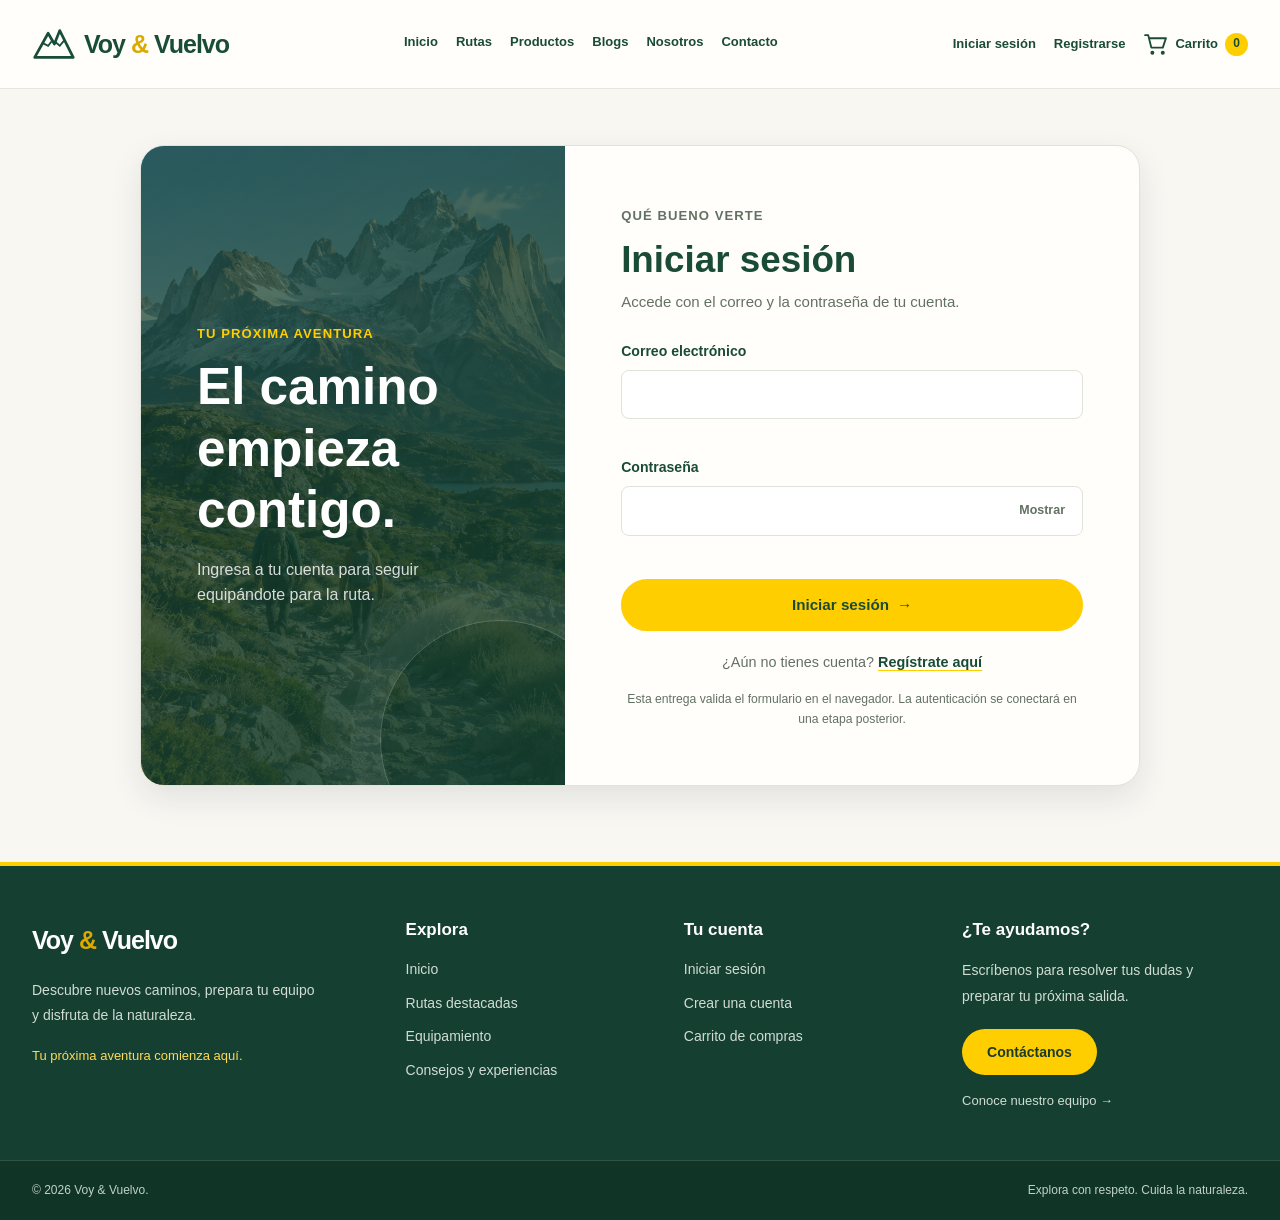
<file: frontend/admin/productos-listado.html>
<!DOCTYPE html>
<html lang="es">
<head>
  <meta charset="UTF-8">
  <meta name="viewport" content="width=device-width, initial-scale=1">
  <title>Productos | Panel Voy &amp; Vuelvo</title>
  <meta name="robots" content="noindex">
  <link rel="preconnect" href="https://fonts.googleapis.com">
  <link rel="preconnect" href="https://fonts.gstatic.com" crossorigin>
  <link href="https://fonts.googleapis.com/css2?family=Inter:wght@400;500&amp;family=Poppins:wght@600;700&amp;display=swap" rel="stylesheet">
  <link rel="stylesheet" href="../css/admin.css">
</head>
<body data-pagina="productos-listado">
  <div class="admin">
    <div class="admin__top">
      <a class="sidebar__marca" href="index.html"><svg viewBox="0 0 40 40" aria-hidden="true" focusable="false"><path d="M2 34 15 11l7 12 4-6 12 17z" fill="#1E2A38"/><path d="M15 11l3.2 5.4-3.2-1.6-3 1.6z" fill="#fff"/></svg>Voy <span>&amp;</span> Vuelvo</a>
      <button class="admin__toggle" type="button" id="btn-menu" aria-expanded="false" aria-controls="sidebar">Menú</button>
    </div>
    <aside class="sidebar" id="sidebar" aria-label="Menú del panel">
      <div>
        <a class="sidebar__marca" href="index.html"><svg viewBox="0 0 40 40" aria-hidden="true" focusable="false"><path d="M2 34 15 11l7 12 4-6 12 17z" fill="#1E2A38"/><path d="M15 11l3.2 5.4-3.2-1.6-3 1.6z" fill="#fff"/></svg>Voy <span>&amp;</span> Vuelvo</a>
        <p class="sidebar__rol">Panel de <strong data-sesion-rol>Administrador</strong></p>
        <nav aria-label="Secciones">
      <ul>
        <li><a class="enlace" href="index.html">Inicio</a></li>
        <li><a class="enlace" href="productos-listado.html" aria-current="page">Producto</a></li>
        <li data-solo-admin><a class="enlace" href="usuarios-listado.html">Usuario</a></li>
      </ul>
        </nav>
      </div>
      <div class="sidebar__pie">
        <span data-sesion-nombre>Administrador</span>
        <a class="btn btn--borde btn--sm" href="../index.html">Ver tienda</a>
        <button class="btn btn--borde btn--sm" type="button" id="btn-salir">Cerrar sesión</button>
      </div>
    </aside>
    <main class="contenido">
      <div class="contenido__cab">
        <h1>Productos</h1>
        <a class="btn btn--accion" href="producto-nuevo.html" data-solo-admin>Nuevo producto</a>
      </div>
      <div class="alerta alerta--ok" id="aviso" role="status" hidden></div>
      <section class="tarjeta" aria-label="Listado de productos">
        <label class="sr" for="buscador">Buscar producto</label>
        <input class="buscador" id="buscador" type="search" placeholder="Buscar por código, nombre o categoría" autocomplete="off">
        <div class="tabla-caja">
          <table>
            <caption class="sr">Listado de productos</caption>
            <thead><tr><th scope="col">Código</th><th scope="col">Nombre</th><th scope="col">Categoría</th><th scope="col">Precio</th><th scope="col">Stock</th><th scope="col">Acciones</th></tr></thead>
            <tbody id="tbody"></tbody>
          </table>
        </div>
      </section>
    </main>
  </div>
  <script src="../js/admin.js"></script>
</body>
</html>
</file>
<file: frontend/css/styles.css>
/* ============================================================
   VOY Y VUELVO
   Hoja de estilos principal
   Base reutilizable para toda la tienda
   ============================================================ */


/* ============================================================
   1. VARIABLES
   ============================================================ */

:root {
    --color-primary: #1E2A38;
    --color-secondary: #6B7280;
    --color-action: #F5A623;

    --color-background: #F7F8FA;
    --color-surface: #FFFFFF;
    --color-border: #E3E6EA;

    --color-easy: #2F9E44;
    --color-medium: #E8871E;
    --color-hard: #D64545;

    --color-teal: #1E9E8C;
    --color-success-bg: #DCEEE1;
    --color-success: #2F9E44;

    --color-white: #FFFFFF;
    --color-black: #111827;

    --font-heading: "Poppins", sans-serif;
    --font-body: "Inter", sans-serif;

    --container-width: 1180px;

    --radius-sm: 8px;
    --radius-md: 12px;
    --radius-lg: 16px;
    --radius-xl: 24px;
    --radius-pill: 999px;

    --shadow-sm: 0 4px 16px rgba(30, 42, 56, 0.07);
    --shadow-md: 0 12px 32px rgba(30, 42, 56, 0.10);

    --transition: 180ms ease;
}


/* ============================================================
   2. RESET / BASE
   ============================================================ */

*,
*::before,
*::after {
    box-sizing: border-box;
}

html {
    scroll-behavior: smooth;
}

body {
    margin: 0;
    min-width: 320px;

    background: var(--color-background);
    color: var(--color-primary);

    font-family: var(--font-body);
    font-size: 16px;
    line-height: 1.6;

    -webkit-font-smoothing: antialiased;
    text-rendering: optimizeLegibility;
}

img {
    display: block;
    width: 100%;
    max-width: 100%;
}

a {
    color: inherit;
    text-decoration: none;
}

button,
input,
textarea,
select {
    font: inherit;
}

button,
a {
    -webkit-tap-highlight-color: transparent;
}

h1,
h2,
h3,
p {
    margin-top: 0;
}

h1,
h2,
h3 {
    font-family: var(--font-heading);
    line-height: 1.2;
}

h1,
h2,
h3,
p {
    overflow-wrap: break-word;
}

::selection {
    background: var(--color-action);
    color: var(--color-primary);
}


/* ============================================================
   3. UTILIDADES GENERALES
   ============================================================ */

.container {
    width: min(
        calc(100% - 32px),
        var(--container-width)
    );
    margin-inline: auto;
}

.section {
    padding: 80px 0;
}

.eyebrow {
    display: inline-block;
    margin-bottom: 12px;

    color: var(--color-teal);
    font-size: 0.82rem;
    font-weight: 700;
    letter-spacing: 0.08em;
    text-transform: uppercase;
}

.section-heading {
    max-width: 680px;
    margin-bottom: 36px;
}

.section-heading h2 {
    margin-bottom: 12px;
    font-size: clamp(2rem, 4vw, 2.8rem);
}

.section-heading p {
    margin-bottom: 0;
    color: var(--color-secondary);
}

.section-heading-row {
    display: flex;
    align-items: flex-end;
    justify-content: space-between;
    gap: 24px;
    max-width: none;
}

.section-heading-row > div {
    max-width: 680px;
}

.text-link {
    display: inline-flex;
    align-items: center;
    gap: 8px;

    color: var(--color-primary);
    font-weight: 700;

    white-space: nowrap;

    transition:
        color var(--transition),
        transform var(--transition);
}

.text-link:hover {
    color: var(--color-action);
    transform: translateX(3px);
}


/* ============================================================
   4. BOTONES
   ============================================================ */

.btn {
    display: inline-flex;
    align-items: center;
    justify-content: center;
    gap: 8px;

    min-height: 44px;
    padding: 10px 20px;

    border: 2px solid transparent;
    border-radius: var(--radius-pill);

    font-family: var(--font-body);
    font-size: 0.95rem;
    font-weight: 700;
    text-align: center;

    cursor: pointer;

    transition:
        background-color var(--transition),
        border-color var(--transition),
        color var(--transition),
        transform var(--transition),
        box-shadow var(--transition);
}

.btn:hover {
    transform: translateY(-1px);
}

.btn:focus-visible,
.nav-link:focus-visible,
.cart-button:focus-visible,
.text-link:focus-visible,
.category-card:focus-visible,
.logo:focus-visible,
.footer-column a:focus-visible {
    outline: 3px solid rgba(245, 166, 35, 0.45);
    outline-offset: 3px;
}

.btn-primary {
    background: var(--color-action);
    border-color: var(--color-action);
    color: var(--color-primary);
}

.btn-primary:hover {
    background: #e99a1c;
    border-color: #e99a1c;
    box-shadow: var(--shadow-sm);
}

.btn-secondary {
    background: transparent;
    border-color: transparent;
    color: var(--color-primary);
}

.btn-secondary:hover {
    background: var(--color-background);
}

.btn-outline {
    background: transparent;
    border-color: var(--color-border);
    color: var(--color-primary);
}

.btn-outline:hover {
    border-color: var(--color-action);
    background: var(--color-surface);
}

.btn-large {
    min-height: 50px;
    padding: 12px 24px;
}

.btn-small {
    min-height: 38px;
    padding: 8px 14px;
    font-size: 0.85rem;
}


/* ============================================================
   5. HEADER
   ============================================================ */

.site-header {
    position: sticky;
    top: 0;
    z-index: 1000;

    background: rgba(255, 255, 255, 0.96);
    border-bottom: 1px solid var(--color-border);

    backdrop-filter: blur(12px);
}

.header-container {
    display: flex;
    align-items: center;
    gap: 24px;

    min-height: 76px;
}

.logo {
    display: inline-flex;
    align-items: center;
    gap: 10px;

    flex-shrink: 0;
}

.logo-mark {
    display: grid;
    place-items: center;

    width: 40px;
    height: 40px;

    border-radius: 12px;
    background: var(--color-primary);
    color: var(--color-white);

    font-size: 1.15rem;
}

.logo-name {
    font-family: var(--font-heading);
    font-size: 1.15rem;
    font-weight: 700;
}

.main-nav {
    display: flex;
    align-items: center;
    justify-content: center;
    gap: 24px;

    flex: 1;
}

.nav-link {
    position: relative;

    padding: 26px 0 22px;

    color: var(--color-secondary);
    font-size: 0.94rem;
    font-weight: 600;

    transition: color var(--transition);
}

.nav-link::after {
    content: "";

    position: absolute;
    right: 0;
    bottom: 14px;
    left: 0;

    height: 2px;

    background: var(--color-action);

    transform: scaleX(0);
    transform-origin: center;

    transition: transform var(--transition);
}

.nav-link:hover,
.nav-link.active {
    color: var(--color-primary);
}

.nav-link:hover::after,
.nav-link.active::after {
    transform: scaleX(1);
}

.header-actions {
    display: flex;
    align-items: center;
    gap: 8px;
}

.cart-button {
    position: relative;

    display: inline-flex;
    align-items: center;
    gap: 6px;

    min-height: 42px;
    padding: 8px 10px;

    border-radius: 10px;
    color: var(--color-primary);

    transition: background-color var(--transition);
}

.cart-button:hover {
    background: var(--color-background);
}

.cart-icon {
    font-size: 1.05rem;
}

.cart-label {
    font-size: 0.9rem;
    font-weight: 700;
}

.cart-count {
    display: grid;
    place-items: center;

    min-width: 20px;
    height: 20px;
    padding: 0 5px;

    border-radius: var(--radius-pill);
    background: var(--color-action);

    font-size: 0.72rem;
    font-weight: 800;
}


/* ============================================================
   6. HERO
   ============================================================ */

.hero-section {
    padding: 72px 0 48px;

    background:
        linear-gradient(
            180deg,
            var(--color-white) 0%,
            var(--color-background) 100%
        );
}

.hero-grid {
    display: grid;
    grid-template-columns: minmax(0, 1.02fr) minmax(380px, 0.98fr);
    align-items: center;
    gap: 56px;
}

.hero-content h1 {
    max-width: 680px;
    margin-bottom: 20px;

    font-size: clamp(2.8rem, 6vw, 4.8rem);
    letter-spacing: -0.045em;
}

.hero-content h1 span {
    display: block;
    color: var(--color-action);
}

.hero-description {
    max-width: 620px;
    margin-bottom: 28px;

    color: var(--color-secondary);
    font-size: 1.08rem;
}

.hero-actions {
    display: flex;
    flex-wrap: wrap;
    gap: 12px;

    margin-bottom: 34px;
}

.hero-highlights {
    display: grid;
    grid-template-columns: repeat(2, minmax(0, 1fr));
    gap: 12px;

    max-width: 620px;
}

.hero-highlight {
    display: flex;
    align-items: center;
    gap: 12px;

    padding: 14px;

    background: var(--color-surface);
    border: 1px solid var(--color-border);
    border-radius: var(--radius-md);

    box-shadow: var(--shadow-sm);
}

.highlight-icon {
    display: grid;
    place-items: center;

    width: 40px;
    height: 40px;
    flex-shrink: 0;

    border-radius: 10px;
    background: var(--color-background);

    font-size: 1.1rem;
}

.hero-highlight strong,
.hero-highlight span {
    display: block;
}

.hero-highlight strong {
    margin-bottom: 2px;
    font-size: 0.9rem;
}

.hero-highlight span {
    color: var(--color-secondary);
    font-size: 0.78rem;
}

.hero-visual {
    position: relative;
}

.hero-image-card {
    position: relative;

    min-height: 520px;
    overflow: hidden;

    border-radius: 32px;
    background: var(--color-primary);
    box-shadow: var(--shadow-md);
}

.hero-image-card img {
    width: 100%;
    height: 100%;
    min-height: 520px;

    object-fit: cover;
}

.hero-image-card::after {
    content: "";

    position: absolute;
    inset: auto 0 0;

    height: 46%;

    background: linear-gradient(
        to top,
        rgba(30, 42, 56, 0.64),
        rgba(30, 42, 56, 0)
    );
}

.hero-image-badge {
    position: absolute;
    right: 20px;
    bottom: 20px;
    left: 20px;
    z-index: 2;

    display: flex;
    align-items: center;
    gap: 10px;

    padding: 12px 16px;

    border: 1px solid rgba(255, 255, 255, 0.22);
    border-radius: var(--radius-pill);

    background: rgba(255, 255, 255, 0.13);
    color: var(--color-white);

    font-size: 0.86rem;
    font-weight: 700;

    backdrop-filter: blur(10px);
}

.badge-dot {
    width: 9px;
    height: 9px;
    flex-shrink: 0;

    border-radius: 50%;
    background: var(--color-action);
}


/* ============================================================
   7. CATEGORÍAS
   ============================================================ */

.categories-section {
    background: var(--color-background);
}

.category-grid {
    display: grid;
    grid-template-columns: repeat(3, minmax(0, 1fr));
    gap: 20px;
}

.category-card {
    position: relative;

    display: flex;
    flex-direction: column;

    min-height: 300px;
    padding: 28px;

    overflow: hidden;

    background: var(--color-surface);
    border: 1px solid var(--color-border);
    border-radius: var(--radius-xl);

    box-shadow: var(--shadow-sm);

    transition:
        transform var(--transition),
        box-shadow var(--transition),
        border-color var(--transition);
}

.category-card::before {
    content: "";

    position: absolute;
    top: 0;
    right: 0;
    left: 0;

    height: 5px;

    background: var(--category-color);
}

.category-card:hover {
    transform: translateY(-5px);
    box-shadow: var(--shadow-md);
    border-color: color-mix(
        in srgb,
        var(--category-color) 40%,
        var(--color-border)
    );
}

.difficulty-easy {
    --category-color: var(--color-easy);
}

.difficulty-medium {
    --category-color: var(--color-medium);
}

.difficulty-hard {
    --category-color: var(--color-hard);
}

.category-icon {
    display: grid;
    place-items: center;

    width: 56px;
    height: 56px;
    margin-bottom: 20px;

    border-radius: 16px;
    background: var(--color-background);

    font-size: 1.35rem;
}

.difficulty-label {
    margin-bottom: 2px;

    color: var(--color-secondary);
    font-size: 0.75rem;
    font-weight: 700;
    letter-spacing: 0.08em;
    text-transform: uppercase;
}

.category-card h3 {
    margin-bottom: 8px;
    font-size: 1.7rem;
}

.category-card p {
    margin-bottom: 22px;
    color: var(--color-secondary);
}

.category-link {
    display: inline-flex;
    align-items: center;
    gap: 8px;

    margin-top: auto;

    color: var(--color-primary);
    font-size: 0.9rem;
    font-weight: 700;
}

.category-card:hover .category-link {
    color: var(--category-color);
}


/* ============================================================
   8. PRODUCTOS
   ============================================================ */

.featured-section {
    background: var(--color-white);
}

.product-grid {
    display: grid;
    grid-template-columns: repeat(3, minmax(0, 1fr));
    gap: 22px;
}

.product-card {
    overflow: hidden;

    background: var(--color-surface);
    border: 1px solid var(--color-border);
    border-radius: var(--radius-lg);

    box-shadow: var(--shadow-sm);

    transition:
        transform var(--transition),
        box-shadow var(--transition);
}

.product-card:hover {
    transform: translateY(-5px);
    box-shadow: var(--shadow-md);
}

.product-image-wrapper {
    position: relative;

    aspect-ratio: 4 / 3;
    overflow: hidden;

    background: #eef1f4;
}

.product-image-wrapper img {
    width: 100%;
    height: 100%;

    object-fit: cover;

    transition: transform 280ms ease;
}

.product-card:hover .product-image-wrapper img {
    transform: scale(1.035);
}

.difficulty-badge {
    position: absolute;
    top: 14px;
    left: 14px;

    display: inline-flex;
    align-items: center;

    min-height: 28px;
    padding: 5px 10px;

    border-radius: var(--radius-pill);

    color: var(--color-white);

    font-size: 0.74rem;
    font-weight: 800;
}

.difficulty-badge-easy {
    background: var(--color-easy);
}

.difficulty-badge-medium {
    background: var(--color-medium);
}

.difficulty-badge-hard {
    background: var(--color-hard);
}

.product-card-content {
    padding: 22px;
}

.product-category {
    display: inline-block;
    margin-bottom: 7px;

    color: var(--color-secondary);
    font-size: 0.74rem;
    font-weight: 700;
    text-transform: uppercase;
    letter-spacing: 0.06em;
}

.product-card-content h3 {
    margin-bottom: 8px;
    font-size: 1.3rem;
}

.product-card-content p {
    min-height: 52px;
    margin-bottom: 18px;

    color: var(--color-secondary);
    font-size: 0.9rem;
}

.product-footer {
    display: flex;
    align-items: center;
    justify-content: space-between;
    gap: 14px;
}

.product-price {
    color: var(--color-primary);
    font-family: var(--font-heading);
    font-size: 1.2rem;
    font-weight: 700;
}


/* ============================================================
   9. SOBRE NOSOTROS / CTA
   ============================================================ */

.about-section {
    background: var(--color-background);
}

.about-card {
    display: flex;
    align-items: center;
    justify-content: space-between;
    gap: 32px;

    padding: clamp(28px, 5vw, 52px);

    border-radius: 28px;

    background:
        linear-gradient(
            135deg,
            var(--color-primary),
            #304052
        );

    box-shadow: var(--shadow-md);
}

.about-content {
    max-width: 760px;
}

.about-content .eyebrow {
    color: var(--color-action);
}

.about-content h2 {
    margin-bottom: 14px;

    color: var(--color-white);
    font-size: clamp(2rem, 4vw, 3rem);
}

.about-content p {
    margin-bottom: 0;
    color: rgba(255, 255, 255, 0.8);
}

.about-card .btn {
    flex-shrink: 0;
}


/* ============================================================
   10. FOOTER
   ============================================================ */

.site-footer {
    background: var(--color-primary);
    color: var(--color-white);
}

.footer-grid {
    display: grid;
    grid-template-columns: 1.5fr repeat(3, 1fr);
    gap: 36px;

    padding: 56px 0;
}

.footer-brand .logo {
    margin-bottom: 14px;
}

.footer-brand .logo-name {
    color: var(--color-white);
}

.footer-brand p {
    max-width: 280px;
    margin-bottom: 0;

    color: rgba(255, 255, 255, 0.65);
    font-size: 0.9rem;
}

.footer-column {
    display: flex;
    flex-direction: column;
    align-items: flex-start;
    gap: 9px;
}

.footer-column h3 {
    margin-bottom: 8px;
    color: var(--color-white);
    font-size: 0.95rem;
}

.footer-column a,
.footer-note {
    color: rgba(255, 255, 255, 0.66);
    font-size: 0.88rem;

    transition: color var(--transition);
}

.footer-column a:hover {
    color: var(--color-action);
}

.footer-note {
    margin: 0;
}

.footer-bottom {
    border-top: 1px solid rgba(255, 255, 255, 0.12);
}

.footer-bottom-content {
    padding: 18px 0;
}

.footer-bottom p {
    margin: 0;

    color: rgba(255, 255, 255, 0.58);
    font-size: 0.78rem;
}


/* ============================================================
   11. RESPONSIVE
   ============================================================ */

@media (max-width: 1080px) {
    .header-container {
        flex-wrap: wrap;
        padding: 12px 0;
    }

    .main-nav {
        order: 3;
        flex-basis: 100%;

        justify-content: flex-start;
        overflow-x: auto;
        padding-bottom: 2px;
    }

    .nav-link {
        padding: 8px 0 12px;
        white-space: nowrap;
    }

    .nav-link::after {
        bottom: 4px;
    }

    .hero-grid {
        grid-template-columns: 1fr 0.9fr;
        gap: 36px;
    }

    .hero-image-card,
    .hero-image-card img {
        min-height: 460px;
    }
}

@media (max-width: 900px) {
    .section {
        padding: 68px 0;
    }

    .hero-section {
        padding-top: 50px;
    }

    .hero-grid {
        grid-template-columns: 1fr;
    }

    .hero-content {
        max-width: 760px;
    }

    .hero-image-card,
    .hero-image-card img {
        min-height: 420px;
    }

    .category-grid,
    .product-grid {
        grid-template-columns: repeat(2, minmax(0, 1fr));
    }

    .footer-grid {
        grid-template-columns: repeat(2, minmax(0, 1fr));
    }
}

@media (max-width: 680px) {
    .container {
        width: min(
            calc(100% - 24px),
            var(--container-width)
        );
    }

    .section {
        padding: 56px 0;
    }

    .header-container {
        gap: 14px;
    }

    .logo-name {
        font-size: 1rem;
    }

    .header-actions {
        margin-left: auto;
    }

    .header-actions .btn-secondary {
        display: none;
    }

    .header-actions .btn-primary {
        min-height: 40px;
        padding: 8px 14px;
        font-size: 0.82rem;
    }

    .cart-label {
        display: none;
    }

    .cart-button {
        min-height: 40px;
        padding: 8px;
    }

    .hero-content h1 {
        font-size: clamp(2.35rem, 12vw, 3.7rem);
    }

    .hero-description {
        font-size: 1rem;
    }

    .hero-highlights {
        grid-template-columns: 1fr;
    }

    .hero-image-card,
    .hero-image-card img {
        min-height: 340px;
    }

    .section-heading-row {
        align-items: flex-start;
        flex-direction: column;
    }

    .text-link {
        white-space: normal;
    }

    .category-grid,
    .product-grid {
        grid-template-columns: 1fr;
    }

    .category-card {
        min-height: 260px;
    }

    .about-card {
        align-items: flex-start;
        flex-direction: column;
    }

    .about-card .btn {
        width: 100%;
    }

    .footer-grid {
        grid-template-columns: 1fr;
        gap: 30px;
    }
}

@media (max-width: 420px) {
    .hero-actions {
        flex-direction: column;
    }

    .hero-actions .btn,
    .product-footer .btn {
        width: 100%;
    }

    .product-footer {
        align-items: stretch;
        flex-direction: column;
    }

    .product-footer .product-price {
        text-align: left;
    }
}


/* ============================================================
   12. REDUCCIÓN DE MOVIMIENTO
   ============================================================ */

@media (prefers-reduced-motion: reduce) {
    html {
        scroll-behavior: auto;
    }

    *,
    *::before,
    *::after {
        scroll-behavior: auto !important;
        transition-duration: 0.01ms !important;
        animation-duration: 0.01ms !important;
        animation-iteration-count: 1 !important;
    }
}
<<<<<<< HEAD
<<<<<<< HEAD
=======
=======
>>>>>>> upstream/main






/* ==========================================
   INICIO — VOY & VUELVO
   ========================================== */

.inicio {
    margin: 0;
    background: #f8f7f2;
    color: #193f32;
    font-family: Arial, Helvetica, sans-serif;
    line-height: 1.5;
}

.inicio *,
.inicio *::before,
.inicio *::after {
    box-sizing: border-box;
}

.inicio [hidden] {
    display: none !important;
}

.inicio a {
    color: inherit;
    text-decoration: none;
}

.inicio button,
.inicio input,
.inicio select {
    font: inherit;
}

.inicio button {
    cursor: pointer;
}

.inicio img {
    display: block;
    max-width: 100%;
}

.inicio h1,
.inicio h2,
.inicio h3,
.inicio p {
    margin: 0;
}

.inicio a:focus-visible,
.inicio button:focus-visible,
.inicio input:focus-visible,
.inicio select:focus-visible {
    outline: 3px solid #dba900;
    outline-offset: 4px;
}

.inicio .contenedor {
    width: min(1240px, calc(100% - 64px));
    margin-inline: auto;
}

/* ENCABEZADO */

.inicio .encabezado {
    background: #fffefb;
    border-bottom: 1px solid #e5e8df;
}

.inicio .encabezado-interior {
    display: flex;
    align-items: center;
    justify-content: space-between;
    gap: 24px;
    min-height: 88px;
}

.inicio .logo {
    display: inline-flex;
    align-items: center;
    gap: 9px;
    flex-shrink: 0;
    color: #174d39;
    font-size: 25px;
    font-weight: 800;
    letter-spacing: -1px;
    white-space: nowrap;
}

.inicio .logo b {
    color: #dba900;
}

.inicio .menu,
.inicio .cuenta {
    display: flex;
    align-items: center;
    gap: 18px;
    font-size: 13px;
    font-weight: 600;
}

.inicio .menu a {
    padding-block: 12px;
    border-bottom: 3px solid transparent;
}

.inicio .menu a:hover,
.inicio .menu a[aria-current="page"] {
    border-bottom-color: #f3c500;
}

.inicio .cuenta {
    flex-shrink: 0;
}

.inicio .carrito {
    display: inline-flex;
    align-items: center;
    gap: 7px;
}

.inicio .contador {
    display: grid;
    place-items: center;
    min-width: 23px;
    height: 23px;
    padding-inline: 5px;
    border-radius: 50%;
    background: #ffce00;
    font-size: 12px;
}

/* PORTADA FIJA */

.inicio .portada {
    position: relative;
    isolation: isolate;
    background: #244d3e;
}

.inicio .portada-fondo {
    position: absolute;
    inset: 0;
    z-index: -2;
    width: 100%;
    height: 100%;
    object-fit: cover;
    object-position: center;
}

.inicio .portada::before {
    content: "";
    position: absolute;
    inset: 0;
    z-index: -1;
    background: linear-gradient(
        90deg,
        rgba(7, 29, 23, 0.12),
        rgba(7, 29, 23, 0.40) 37%,
        rgba(7, 29, 23, 0.08)
    );
}

.inicio .portada-interior {
    display: grid;
    grid-template-columns: minmax(0, 1fr) 300px;
    align-items: center;
    gap: 56px;
    min-height: 560px;
    padding-top: 55px;
    padding-bottom: 75px;
}

.inicio .portada-texto {
    padding-left: clamp(0px, 10vw, 160px);
    color: #ffffff;
}

.inicio .portada h1 {
    margin-bottom: 22px;
    color: #ffffff;
    font-family: Impact, "Arial Narrow", Arial, sans-serif;
    font-size: clamp(44px, 5.2vw, 74px);
    font-weight: 400;
    line-height: 1.08;
    letter-spacing: -0.5px;
    text-shadow: 0 2px 12px rgba(0, 0, 0, 0.3);
}

.inicio .portada-texto p {
    margin-bottom: 25px;
    font-size: 18px;
    text-shadow: 0 1px 5px #18352a;
}

.inicio .boton-amarillo {
    display: inline-flex;
    align-items: center;
    justify-content: center;
    gap: 28px;
    min-height: 46px;
    padding: 11px 25px;
    border: 0;
    border-radius: 30px;
    background: #ffce00;
    color: #193b2d;
    font-size: 14px;
    font-weight: 700;
}

.inicio .boton-amarillo:hover {
    background: #edbc00;
}

.inicio .boton-amarillo span {
    font-size: 24px;
    line-height: 1;
}

/* BUSCADOR */

.inicio .buscador {
    padding: 25px;
    border: 1px solid #eceee7;
    border-radius: 18px;
    background: #fffefb;
    box-shadow: 0 10px 30px rgba(0, 0, 0, 0.15);
}

.inicio .buscador h2 {
    margin-bottom: 20px;
    color: #203c31;
    font-size: 23px;
    line-height: 1.2;
}

.inicio .buscador label {
    display: block;
    margin-bottom: 5px;
    color: #435249;
    font-size: 12px;
    font-weight: 600;
}

.inicio .buscador input,
.inicio .buscador select {
    display: block;
    width: 100%;
    min-width: 0;
    min-height: 43px;
    margin-bottom: 15px;
    padding: 9px 11px;
    border: 1px solid #e1e5dc;
    border-radius: 7px;
    background: #ffffff;
    color: #465449;
    font-size: 13px;
    color-scheme: light;
}

.inicio .buscador .boton-amarillo {
    width: 100%;
    margin-top: 3px;
}

/* BARRA VERDE */

.inicio .categorias {
    position: relative;
    z-index: 1;
    display: grid;
    grid-template-columns: repeat(5, minmax(0, 1fr));
    margin: -30px 20px 0;
    padding: 7px 12px;
    border: 1px solid #56816b;
    border-radius: 36px;
    background: #19553f;
    box-shadow: 0 4px 12px rgba(15, 48, 34, 0.08);
}

.inicio .categorias button {
    position: relative;
    display: flex;
    align-items: center;
    justify-content: center;
    gap: 12px;
    min-height: 47px;
    padding: 8px;
    border: 0;
    border-radius: 20px;
    background: transparent;
    color: #ffffff;
    font-size: 14px;
}

.inicio .categorias button + button {
    border-left: 1px solid rgba(255, 255, 255, 0.14);
}

.inicio .categorias button span {
    font-size: 27px;
    line-height: 1;
}

.inicio .categorias button:hover {
    background: rgba(255, 255, 255, 0.1);
}

.inicio .categorias button[aria-pressed="true"]::after {
    content: "";
    position: absolute;
    bottom: -8px;
    width: 65%;
    height: 4px;
    border-radius: 3px;
    background: #ffce00;
}

/* RUTAS */

.inicio .rutas {
    padding-top: 30px;
    padding-bottom: 55px;
    scroll-margin-top: 20px;
}

.inicio .rutas-encabezado {
    display: flex;
    align-items: center;
    justify-content: space-between;
    gap: 20px;
    margin-bottom: 22px;
}

.inicio .rutas h2 {
    padding-left: 16px;
    border-left: 3px solid #e7b400;
    color: #194b37;
    font-size: 30px;
    line-height: 1.2;
}

.inicio .enlace-texto {
    padding: 8px 0;
    border: 0;
    background: transparent;
    color: #28533e;
    font-size: 13px;
    font-weight: 600;
}

.inicio .enlace-texto span {
    margin-left: 8px;
    color: #bb8900;
    font-size: 20px;
}

.inicio .resultado {
    margin-bottom: 20px;
    color: #526457;
    font-size: 14px;
}

.inicio .rutas-lista {
    display: grid;
    grid-template-columns: repeat(3, minmax(0, 1fr));
    gap: 20px;
}

.inicio .ruta {
    overflow: hidden;
    border: 1px solid #dfe3d9;
    border-radius: 14px;
    background: #fffefb;
}

.inicio .ruta-foto {
    position: relative;
    height: 190px;
    overflow: hidden;
    background: #dce4d8;
}

.inicio .ruta-foto img {
    width: 100%;
    height: 100%;
    object-fit: cover;
}

.inicio .ruta-foto::after {
    content: "";
    position: absolute;
    right: -1px;
    bottom: -1px;
    left: -1px;
    height: 35px;
    background: #fffefb;
    clip-path: polygon(0 0, 100% 100%, 0 100%);
}

.inicio .insignia {
    position: absolute;
    top: 14px;
    left: 13px;
    padding: 5px 9px;
    border-radius: 7px;
    font-size: 10px;
    font-weight: 700;
    text-transform: uppercase;
}

.inicio .destacada {
    background: #ffce00;
    color: #28412c;
}

.inicio .familiar {
    background: #26714d;
    color: #ffffff;
}

.inicio .nueva {
    background: #a9480d;
    color: #ffffff;
}

.inicio .ruta-contenido {
    padding: 4px 16px 18px;
}

.inicio .ubicacion {
    margin-bottom: 4px;
    color: #657164;
    font-size: 11px;
}

.inicio .ruta h3 {
    margin-bottom: 16px;
    color: #1c4735;
    font-size: 21px;
    line-height: 1.2;
}

.inicio .ruta-datos {
    display: flex;
    align-items: center;
    flex-wrap: wrap;
    gap: 10px;
    color: #59675c;
    font-size: 11px;
}

.inicio .ruta-precio {
    margin-left: auto;
    white-space: nowrap;
}

.inicio .dificil {
    color: #a93225;
}

.inicio .facil {
    color: #26704b;
}

.inicio .moderada {
    color: #946400;
}

/* PIE */

.inicio .pie {
    padding: 24px 0;
    border-top: 1px solid #e1e5da;
    color: #596c5d;
    font-size: 13px;
}

.inicio .pie-interior {
    display: flex;
    justify-content: space-between;
    gap: 20px;
}

/* TABLETS */

@media (max-width: 1200px) {
    .inicio .encabezado-interior {
        flex-wrap: wrap;
        padding-block: 16px;
    }

    .inicio .menu {
        order: 3;
        justify-content: center;
        width: 100%;
        flex-wrap: wrap;
    }

    .inicio .cuenta {
        margin-left: auto;
    }

    .inicio .portada-texto {
        padding-left: 30px;
    }

    .inicio .portada-interior {
        gap: 30px;
    }
}

/* TELÉFONOS Y TABLETS PEQUEÑAS */

@media (max-width: 800px) {
    .inicio .contenedor {
        width: calc(100% - 32px);
    }

    .inicio .portada-interior {
        grid-template-columns: 1fr;
        gap: 30px;
        padding-top: 50px;
        padding-bottom: 70px;
    }

    .inicio .portada-texto {
        padding-left: 0;
    }

    .inicio .portada h1 {
        font-size: clamp(43px, 9vw, 64px);
    }

    .inicio .portada::before {
        background: rgba(8, 30, 21, 0.38);
    }

    .inicio .buscador {
        width: 100%;
        max-width: 400px;
        justify-self: end;
    }

    .inicio .categorias {
        grid-template-columns: repeat(5, max-content);
        justify-content: start;
        gap: 8px;
        margin-inline: 0;
        overflow-x: auto;
        border-radius: 24px;
    }

    .inicio .categorias button {
        padding-inline: 14px;
    }

    .inicio .rutas-lista {
        grid-template-columns: 1fr;
    }

    .inicio .ruta-foto {
        height: 230px;
    }

    .inicio .rutas-encabezado {
        align-items: flex-start;
        flex-direction: column;
        gap: 8px;
    }

    .inicio .ruta-datos {
        font-size: 13px;
    }
}

@media (max-width: 500px) {
    .inicio .encabezado-interior {
        gap: 14px;
    }

    .inicio .cuenta {
        margin-left: 0;
        flex-wrap: wrap;
        gap: 14px;
    }

    .inicio .menu {
        justify-content: flex-start;
        gap: 12px;
    }

    .inicio .logo {
        font-size: 24px;
    }

    .inicio .portada-texto p {
        font-size: 16px;
    }

    .inicio .buscador {
        max-width: none;
    }
}

/* Portada alineada con el contenido */
.inicio .portada {
    width: min(1240px, calc(100% - 64px));
    margin: 24px auto 0;
    overflow: hidden;
    border-radius: 20px;
}

.inicio .portada-interior {
    width: 100%;
    padding: 55px 40px 75px;
    grid-template-columns: minmax(0, 1fr) 300px;
    gap: 36px;
}

.inicio .portada-texto {
    min-width: 0;
    padding-left: clamp(0px, 5vw, 70px);
}

.inicio .portada-fondo {
    width: 100%;
    height: 100%;
    object-fit: cover;
}

/* Adaptación a pantallas pequeñas */
@media (max-width: 800px) {
    .inicio .portada {
        width: calc(100% - 32px);
        margin-top: 16px;
        border-radius: 16px;
    }

    .inicio .portada-interior {
        grid-template-columns: 1fr;
        padding: 40px 24px 65px;
        gap: 28px;
    }

    .inicio .portada-texto {
        padding-left: 0;
    }
}

/* Pie de página completo */
.inicio .pie {
    margin-top: 24px;
    padding: 0;
    border-top: 4px solid #ffce00;
    background: #153f30;
    color: #edf2ed;
    font-size: 14px;
}

.inicio .pie-columnas {
    display: grid;
    grid-template-columns: 1.4fr 1fr 1fr 1.2fr;
    gap: 40px;
    padding-top: 54px;
    padding-bottom: 48px;
}

.inicio .pie .logo {
    color: #ffffff;
}

.inicio .pie-marca p {
    max-width: 290px;
    margin-top: 18px;
    color: #d0ddd4;
    line-height: 1.8;
}

.inicio .pie-frase {
    display: block;
    margin-top: 18px;
    color: #ffda55;
    font-size: 13px;
}

.inicio .pie h2 {
    margin-bottom: 18px;
    color: #ffffff;
    font-size: 17px;
}

.inicio .pie-enlaces {
    display: flex;
    flex-direction: column;
    align-items: flex-start;
    gap: 11px;
}

.inicio .pie-enlaces h2 {
    margin-bottom: 7px;
}

.inicio .pie-enlaces a,
.inicio .pie-nosotros {
    color: #d0ddd4;
}

.inicio .pie-enlaces a:hover,
.inicio .pie-nosotros:hover {
    color: #ffda55;
    text-decoration: underline;
}

.inicio .pie-ayuda p {
    margin-bottom: 20px;
    color: #d0ddd4;
    line-height: 1.8;
}

.inicio .pie-nosotros {
    display: block;
    margin-top: 16px;
    font-size: 13px;
}

.inicio .pie-inferior {
    padding: 20px 0;
    border-top: 1px solid rgba(255, 255, 255, 0.15);
    background: #103426;
}

.inicio .pie-inferior .contenedor {
    display: flex;
    justify-content: space-between;
    gap: 16px;
    color: #c2d2c7;
    font-size: 12px;
}

@media (max-width: 1000px) {
    .inicio .pie-columnas {
        grid-template-columns: repeat(2, minmax(0, 1fr));
        gap: 32px;
    }
}

@media (max-width: 600px) {
    .inicio .pie-columnas {
        grid-template-columns: 1fr;
        padding-top: 36px;
        padding-bottom: 36px;
    }

    .inicio .pie-inferior .contenedor {
        flex-direction: column;
        gap: 8px;
    }
}

/* Footer alineado con la portada */
.inicio .pie {
    width: min(1240px, calc(100% - 64px));
    margin: 32px auto 24px;
    border-radius: 18px;
    overflow: hidden;
}

.inicio .pie .contenedor {
    width: calc(100% - 64px);
}

@media (max-width: 800px) {
    .inicio .pie {
        width: calc(100% - 32px);
    }

    .inicio .pie .contenedor {
        width: calc(100% - 40px);
    }
}

/* ==========================================
   EQUÍPATE PARA TU AVENTURA
   ========================================== */

.inicio .equipamiento {
    padding-top: 36px;
    padding-bottom: 56px;
    border-top: 1px solid #dfe4d9;
}

.inicio .equipamiento-encabezado {
    display: flex;
    align-items: flex-end;
    justify-content: space-between;
    gap: 24px;
    margin-bottom: 28px;
}

.inicio .equipamiento-subtitulo {
    display: block;
    margin-bottom: 9px;
    color: #65745f;
    font-size: 11px;
    font-weight: 700;
    letter-spacing: 2px;
    text-transform: uppercase;
}

.inicio .equipamiento h2 {
    margin-bottom: 12px;
    padding-left: 16px;
    border-left: 3px solid #e7b400;
    color: #194b37;
    font-size: 30px;
    line-height: 1.2;
}

.inicio .equipamiento-encabezado p {
    color: #637163;
    font-size: 15px;
}

.inicio .equipamiento-ver-todos {
    flex-shrink: 0;
    padding-block: 6px;
    color: #28533e;
    font-size: 13px;
    font-weight: 600;
}

.inicio .equipamiento-ver-todos span {
    margin-left: 8px;
    color: #a67b00;
    font-size: 20px;
}

.inicio .equipamiento-ver-todos:hover {
    text-decoration: underline;
}

/* Tarjetas */

.inicio .equipamiento-lista {
    display: grid;
    grid-template-columns: repeat(3, minmax(0, 1fr));
    gap: 20px;
}

.inicio .equipo-tarjeta {
    display: flex;
    flex-direction: column;
    min-width: 0;
    overflow: hidden;
    border: 1px solid #dfe3d9;
    border-radius: 16px;
    background: #fffefb;
    transition: box-shadow 180ms ease;
}

.inicio .equipo-tarjeta:hover {
    box-shadow: 0 8px 24px rgba(25, 63, 50, 0.1);
}

.inicio .equipo-imagen {
    display: block;
    overflow: hidden;
    background: #f1eee7;
}

.inicio .equipo-imagen img {
    display: block;
    width: 100%;
    height: 260px;
    object-fit: contain;
    transition: transform 200ms ease;
}

.inicio .equipo-imagen:hover img {
    transform: scale(1.04);
}

.inicio .equipo-contenido {
    display: flex;
    flex-direction: column;
    flex: 1;
    padding: 24px;
}

.inicio .equipo-categoria {
    margin-bottom: 8px;
    color: #697667;
    font-size: 11px;
    font-weight: 700;
    letter-spacing: 1px;
    text-transform: uppercase;
}

.inicio .equipo-contenido h3 {
    margin-bottom: 10px;
    color: #194b37;
    font-size: 22px;
    line-height: 1.25;
}

.inicio .equipo-contenido h3 a:hover {
    text-decoration: underline;
}

.inicio .equipo-contenido > p {
    margin-bottom: 24px;
    color: #657164;
    font-size: 14px;
    line-height: 1.7;
}

/* Precio y acceso al detalle */

.inicio .equipo-compra {
    display: flex;
    align-items: center;
    justify-content: space-between;
    flex-wrap: wrap;
    gap: 14px;
    margin-top: auto;
}

.inicio .equipo-precio {
    color: #194b37;
    font-size: 23px;
    font-weight: 800;
    white-space: nowrap;
}

.inicio .equipo-boton {
    display: inline-flex;
    align-items: center;
    justify-content: center;
    gap: 12px;
    min-height: 44px;
    padding: 10px 16px;
    border-radius: 24px;
    background: #19553f;
    color: #ffffff;
    font-size: 12px;
    font-weight: 700;
}

.inicio .equipo-boton:hover {
    background: #103f2d;
}

/* Adaptación a pantallas pequeñas */

@media (max-width: 800px) {
    .inicio .equipamiento-encabezado {
        align-items: flex-start;
        flex-direction: column;
        gap: 14px;
    }

    .inicio .equipamiento-lista {
        grid-template-columns: 1fr;
    }

    .inicio .equipo-imagen img {
        height: 280px;
    }

    .inicio .equipamiento h2 {
        font-size: 27px;
    }
}

@media (prefers-reduced-motion: reduce) {
    .inicio .equipo-tarjeta,
    .inicio .equipo-imagen img {
        transition: none;
    }

    .inicio .equipo-imagen:hover img {
        transform: none;
    }
}

/* Footer a todo el ancho de la pantalla */
.inicio .pie {
    width: 100%;
    max-width: none;
    margin: 0;
    border-radius: 0;
}

/* Contenido centrado dentro del fondo verde */
.inicio .pie .contenedor {
    width: min(1240px, calc(100% - 64px));
    margin-inline: auto;
}

@media (max-width: 800px) {
    .inicio .pie .contenedor {
        width: calc(100% - 32px);
    }
}

/* Portada a todo el ancho */
.inicio .portada {
    width: 100%;
    max-width: none;
    margin: 0;
    border-radius: 0;
}

/* Texto y buscador centrados dentro de la portada */
.inicio .portada-interior {
    width: min(1240px, calc(100% - 64px));
    margin-inline: auto;
    padding: 55px 0 75px;
}

@media (max-width: 800px) {
    .inicio .portada-interior {
        width: calc(100% - 32px);
        padding: 40px 0 65px;
    }
}

/* ==========================================
   CONSEJOS DEL BLOG EN EL INICIO
   ========================================== */

.inicio .consejos-home {
    padding-top: 36px;
    padding-bottom: 64px;
    border-top: 1px solid #dfe4d9;
}

.inicio .consejos-encabezado {
    display: flex;
    align-items: flex-end;
    justify-content: space-between;
    gap: 24px;
    margin-bottom: 28px;
}

.inicio .consejos-subtitulo {
    display: block;
    margin-bottom: 9px;
    color: #65745f;
    font-size: 11px;
    font-weight: 700;
    letter-spacing: 2px;
    text-transform: uppercase;
}

.inicio .consejos-home h2 {
    margin-bottom: 12px;
    padding-left: 16px;
    border-left: 3px solid #e7b400;
    color: #194b37;
    font-size: 30px;
    line-height: 1.2;
}

.inicio .consejos-encabezado p {
    color: #637163;
    font-size: 15px;
}

.inicio .consejos-ver-todos {
    flex-shrink: 0;
    padding-block: 6px;
    color: #28533e;
    font-size: 13px;
    font-weight: 600;
}

.inicio .consejos-ver-todos span {
    margin-left: 8px;
    color: #a67b00;
    font-size: 20px;
}

.inicio .consejos-ver-todos:hover {
    text-decoration: underline;
}

/* Dos tarjetas con fotografía y texto */

.inicio .consejos-lista {
    display: grid;
    grid-template-columns: repeat(2, minmax(0, 1fr));
    gap: 24px;
}

.inicio .consejo-tarjeta {
    display: flex;
    flex-direction: column;
    min-width: 0;
    overflow: hidden;
    border: 1px solid #dfe3d9;
    border-radius: 16px;
    background: #fffefb;
}

.inicio .consejo-imagen {
    display: block;
    overflow: hidden;
    background: #dce4d8;
}

.inicio .consejo-imagen img {
    display: block;
    width: 100%;
    height: 240px;
    object-fit: cover;
    transition: transform 200ms ease;
}

.inicio .consejo-imagen:hover img {
    transform: scale(1.03);
}

.inicio .consejo-contenido {
    display: flex;
    flex-direction: column;
    align-items: flex-start;
    flex: 1;
    padding: 28px;
}

.inicio .consejo-etiqueta {
    display: inline-block;
    margin-bottom: 14px;
    padding: 5px 12px;
    border-radius: 20px;
    background: #e9eee3;
    color: #34573d;
    font-size: 11px;
    font-weight: 700;
}

.inicio .consejo-contenido h3 {
    margin-bottom: 12px;
    color: #194b37;
    font-size: 24px;
    line-height: 1.3;
}

.inicio .consejo-contenido h3 a:hover {
    text-decoration: underline;
}

.inicio .consejo-contenido p {
    margin-bottom: 24px;
    color: #657164;
    font-size: 15px;
    line-height: 1.7;
}

.inicio .consejo-enlace {
    display: inline-flex;
    align-items: center;
    gap: 14px;
    min-height: 44px;
    margin-top: auto;
    color: #19553f;
    font-size: 14px;
    font-weight: 700;
}

.inicio .consejo-enlace span {
    color: #a67b00;
    font-size: 22px;
}

.inicio .consejo-enlace:hover {
    text-decoration: underline;
}

/* Pantallas pequeñas */

@media (max-width: 700px) {
    .inicio .consejos-encabezado {
        align-items: flex-start;
        flex-direction: column;
        gap: 14px;
    }

    .inicio .consejos-lista {
        grid-template-columns: 1fr;
    }

    .inicio .consejos-home h2 {
        font-size: 27px;
    }

    .inicio .consejo-imagen img {
        height: 210px;
    }

    .inicio .consejo-contenido {
        padding: 22px;
    }
}

@media (prefers-reduced-motion: reduce) {
    .inicio .consejo-imagen img {
        transition: none;
    }

    .inicio .consejo-imagen:hover img {
        transform: none;
    }
}


/* ==========================================
   CATÁLOGO DE PRODUCTOS
   ========================================== */

.inicio .catalogo {
    min-height: 65vh;
    padding-top: 28px;
    padding-bottom: 64px;
}

.inicio .catalogo-migas {
    display: flex;
    gap: 12px;
    margin-bottom: 32px;
    color: #657164;
    font-size: 13px;
}

.inicio .catalogo-migas a:hover {
    text-decoration: underline;
}

.inicio .catalogo-presentacion {
    margin-bottom: 30px;
}

.inicio .catalogo-presentacion h1 {
    margin-bottom: 14px;
    color: #194b37;
    font-size: clamp(30px, 4vw, 46px);
    line-height: 1.15;
}

.inicio .catalogo-presentacion p {
    color: #637163;
    font-size: 16px;
}

.inicio .catalogo-filtros {
    display: flex;
    align-items: flex-end;
    flex-wrap: wrap;
    gap: 20px;
    padding: 24px;
    border: 1px solid #dfe4d9;
    border-radius: 14px;
    background: #eaf0e5;
}

.inicio .catalogo-campo {
    flex: 1;
    min-width: 180px;
}

.inicio .catalogo-busqueda {
    flex: 2;
}

.inicio .catalogo-campo label {
    display: block;
    margin-bottom: 7px;
    color: #34573d;
    font-size: 13px;
    font-weight: 700;
}

.inicio .catalogo-campo input,
.inicio .catalogo-campo select {
    width: 100%;
    min-height: 46px;
    padding: 10px 12px;
    border: 1px solid #ccd5c6;
    border-radius: 8px;
    background: #ffffff;
    color: #203b31;
}

.inicio .catalogo-limpiar {
    min-height: 46px;
    padding: 10px 18px;
    border: 1px solid #19553f;
    border-radius: 8px;
    background: transparent;
    color: #19553f;
    font-size: 13px;
    font-weight: 700;
}

.inicio .catalogo-limpiar:hover {
    background: #dce6d5;
}

.inicio .catalogo-resultados {
    margin: 24px 0;
    color: #637163;
    font-size: 14px;
}

.inicio .catalogo-nombre {
    margin-bottom: 10px;
    color: #194b37;
    font-size: 22px;
    line-height: 1.25;
}

.inicio .catalogo-nombre a:hover {
    text-decoration: underline;
}

.inicio .equipo-contenido .catalogo-stock {
    margin-bottom: 20px;
    color: #285c3c;
    font-size: 13px;
    font-weight: 600;
}

.inicio .equipo-contenido .catalogo-stock.agotado {
    color: #a93225;
}

.inicio .catalogo-vacio {
    padding: 60px 24px;
    border: 1px dashed #bac8b2;
    border-radius: 14px;
    text-align: center;
}

.inicio .catalogo-vacio h2 {
    margin-bottom: 12px;
    font-size: 24px;
}

.inicio .catalogo-vacio p {
    color: #637163;
}

@media (max-width: 600px) {
    .inicio .catalogo-filtros {
        align-items: stretch;
        flex-direction: column;
        padding: 18px;
    }

    .inicio .catalogo-campo {
        min-width: 0;
    }
}

/* Carruseles de las rutas destacadas */

.inicio .ruta-foto {
    position: relative;
    overflow: hidden;
    height: 240px;
    isolation: isolate;
}

.inicio .ruta-foto > img {
    display: block;
    width: 100%;
    height: 100%;
    object-fit: cover;
    object-position: center;
}

/* Mantiene las insignias por encima de la imagen. */
.inicio .ruta-foto .insignia {
    z-index: 2;
}

.inicio .carrusel-flecha {
    position: absolute;
    top: 50%;
    z-index: 3;
    transform: translateY(-50%);
    display: grid;
    place-items: center;
    width: 40px;
    height: 40px;
    padding: 0;
    border: 1px solid rgb(255 255 255 / 55%);
    border-radius: 50%;
    background: rgb(20 55 40 / 85%);
    color: white;
    font-family: Arial, sans-serif;
    font-size: 30px;
    line-height: 1;
    cursor: pointer;
    transition: background 0.2s;
}

.inicio .carrusel-anterior {
    left: 10px;
}

.inicio .carrusel-siguiente {
    right: 10px;
}

.inicio .carrusel-flecha:hover,
.inicio .carrusel-pausa:hover {
    background: #194b37;
}

.inicio .carrusel-flecha:focus-visible,
.inicio .carrusel-pausa:focus-visible {
    outline: 3px solid #ffce00;
    outline-offset: 3px;
}

.inicio .carrusel-contador {
    position: absolute;
    bottom: 12px;
    left: 50%;
    z-index: 3;
    transform: translateX(-50%);
    padding: 5px 11px;
    border-radius: 20px;
    background: rgb(20 55 40 / 85%);
    color: white;
    font-size: 12px;
    font-weight: bold;
    pointer-events: none;
}

.inicio .carrusel-pausa {
    position: absolute;
    right: 10px;
    bottom: 10px;
    z-index: 3;
    min-height: 32px;
    padding: 5px 10px;
    border: 1px solid rgb(255 255 255 / 55%);
    border-radius: 4px;
    background: rgb(20 55 40 / 85%);
    color: white;
    font: inherit;
    font-size: 12px;
    cursor: pointer;
}


/* ============================================================
   13. CUENTAS, CONTACTO Y NOSOTROS
   ============================================================ */
.account-page,
.contact-page {
    padding: 56px 16px 76px;
}

.account-card {
    display: grid;
    grid-template-columns: minmax(260px, 0.85fr) minmax(0, 1.15fr);
    max-width: 1000px;
    margin: 0 auto;
    overflow: hidden;
    border: 1px solid var(--color-border);
    border-radius: var(--radius-xl);
    background: var(--color-surface);
    box-shadow: var(--shadow-md);
}

.account-card-wide { max-width: 1120px; }

.account-visual {
    position: relative;
    display: flex;
    flex-direction: column;
    justify-content: center;
    min-height: 520px;
    padding: clamp(28px, 5vw, 56px);
    overflow: hidden;
    background: linear-gradient(145deg, rgba(20, 46, 41, .78), rgba(30, 42, 56, .88)), url("https://images.unsplash.com/photo-1464822759023-fed622ff2c3b?auto=format&fit=crop&w=1000&q=80") center/cover;
    color: var(--color-white);
}

.account-visual::after {
    content: "";
    position: absolute;
    right: -55px;
    bottom: -75px;
    width: 240px;
    height: 240px;
    border: 1px solid rgba(255,255,255,.22);
    border-radius: 50%;
    box-shadow: 0 0 0 30px rgba(255,255,255,.04), 0 0 0 60px rgba(255,255,255,.04);
}

.account-visual .eyebrow { color: #f9c764; }
.account-visual h1 { max-width: 430px; margin-bottom: 16px; font-size: clamp(2.1rem, 4vw, 3.2rem); }
.account-visual p { max-width: 390px; margin: 0; color: rgba(255,255,255,.82); }
.visual-points { display: grid; gap: 10px; margin-top: 30px; color: rgba(255,255,255,.92); font-size: .92rem; }

.account-form-wrap { padding: clamp(28px, 5vw, 56px); }
.account-form-wrap h2,
.contact-form-card h2 { margin-bottom: 8px; font-size: clamp(1.8rem, 3vw, 2.3rem); }
.form-intro { margin-bottom: 26px; color: var(--color-secondary); font-size: .94rem; }
.form-field { display: flex; flex-direction: column; gap: 7px; min-width: 0; margin-bottom: 18px; }
.form-field label { font-size: .88rem; font-weight: 700; }
.form-field input,
.form-field select,
.form-field textarea {
    width: 100%;
    min-height: 48px;
    padding: 11px 14px;
    border: 1px solid var(--color-border);
    border-radius: var(--radius-sm);
    outline: none;
    background: #fff;
    color: var(--color-primary);
    transition: border-color var(--transition), box-shadow var(--transition);
}
.form-field textarea { min-height: 132px; resize: vertical; }
.form-field input:focus,
.form-field select:focus,
.form-field textarea:focus { border-color: var(--color-action); box-shadow: 0 0 0 3px rgba(245,166,35,.16); }
.form-field [aria-invalid="true"] { border-color: var(--color-hard); }
.field-hint, .field-error { min-height: 1em; font-size: .76rem; line-height: 1.4; }
.field-hint { color: var(--color-secondary); }
.field-error { color: var(--color-hard); }
.optional-label { color: var(--color-secondary); font-weight: 400; }
.password-field { position: relative; }
.password-field input { padding-right: 78px; }
.password-toggle { position: absolute; top: 50%; right: 10px; transform: translateY(-50%); padding: 5px 8px; border: 0; border-radius: 6px; background: transparent; color: var(--color-secondary); font-size: .78rem; font-weight: 700; cursor: pointer; }
.password-toggle:focus-visible { outline: 2px solid var(--color-action); }
.form-submit { width: 100%; margin-top: 6px; }
.form-switch { margin: 20px 0 0; color: var(--color-secondary); text-align: center; font-size: .9rem; }
.form-switch a { color: var(--color-primary); font-weight: 700; text-decoration: underline; text-decoration-color: var(--color-action); text-underline-offset: 3px; }
.demo-note { margin: 16px 0 0; color: var(--color-secondary); font-size: .76rem; text-align: center; }
.form-feedback { display: none; margin: 0 0 14px; padding: 12px 14px; border-radius: var(--radius-sm); font-size: .88rem; }
.form-feedback:not(:empty) { display: block; }
.form-feedback.is-success { background: var(--color-success-bg); color: var(--color-success); }
.form-feedback.is-error { background: #fff0ef; color: var(--color-hard); }
.form-grid { display: grid; grid-template-columns: repeat(2, minmax(0, 1fr)); gap: 0 16px; }
.form-field-full { grid-column: 1 / -1; }
.field-meta { display: flex; justify-content: space-between; gap: 10px; }

.contact-page { background: linear-gradient(180deg, #f7f8fa 0%, #eef4f0 100%); }
.contact-layout { display: grid; grid-template-columns: minmax(0, .85fr) minmax(360px, 1.15fr); align-items: center; gap: clamp(32px, 7vw, 88px); max-width: 1080px; }
.contact-intro h1 { max-width: 520px; margin-bottom: 16px; font-size: clamp(2.5rem, 5vw, 4rem); letter-spacing: -.04em; }
.contact-intro > p { max-width: 470px; color: var(--color-secondary); font-size: 1.05rem; }
.contact-note { display: flex; gap: 14px; margin: 32px 0 22px; padding: 18px; border: 1px solid var(--color-border); border-radius: var(--radius-md); background: rgba(255,255,255,.78); }
.contact-note-icon { display: grid; flex: 0 0 44px; place-items: center; height: 44px; border-radius: 12px; background: #e8f2ed; }
.contact-note strong { font-size: .9rem; }
.contact-note p { margin: 4px 0 0; color: var(--color-secondary); font-size: .84rem; }
.contact-email { color: var(--color-primary); font-weight: 700; text-decoration: underline; text-decoration-color: var(--color-action); text-underline-offset: 4px; }
.contact-form-card { padding: clamp(24px, 4vw, 42px); border: 1px solid var(--color-border); border-radius: var(--radius-xl); background: var(--color-surface); box-shadow: var(--shadow-md); }

.about-hero { position: relative; min-height: 470px; display: flex; align-items: center; overflow: hidden; background: linear-gradient(90deg, rgba(20,39,36,.82), rgba(20,39,36,.16)), url("https://images.unsplash.com/photo-1472396961693-142e6e269027?auto=format&fit=crop&w=1800&q=85") center 48%/cover; color: #fff; }
.about-hero-inner { padding-block: 76px; }
.about-hero .eyebrow { color: #f9c764; }
.about-hero h1 { max-width: 720px; margin-bottom: 18px; font-size: clamp(2.8rem, 7vw, 5.2rem); letter-spacing: -.04em; }
.about-hero p { max-width: 600px; margin-bottom: 28px; color: rgba(255,255,255,.86); font-size: 1.08rem; }
.story-grid { display: grid; grid-template-columns: .9fr 1.1fr; gap: 60px; align-items: start; }
.story-grid h2, .team-card h2 { font-size: clamp(2rem, 4vw, 3rem); }
.story-copy { color: var(--color-secondary); }
.story-copy strong { color: var(--color-primary); }
.values-section { background: #fff; }
.values-grid { display: grid; grid-template-columns: repeat(3, 1fr); gap: 20px; }
.value-card { padding: 26px; border: 1px solid var(--color-border); border-radius: var(--radius-lg); background: var(--color-surface); box-shadow: var(--shadow-sm); }
.value-icon { display: grid; place-items: center; width: 52px; height: 52px; margin-bottom: 18px; border-radius: 15px; background: #eef4f0; font-size: 1.35rem; }
.value-card h3 { margin-bottom: 8px; font-size: 1.15rem; }
.value-card p { margin: 0; color: var(--color-secondary); font-size: .92rem; }
.team-card { display: flex; align-items: center; justify-content: space-between; gap: 32px; padding: clamp(28px, 5vw, 52px); border-radius: 28px; background: linear-gradient(135deg, var(--color-primary), #304052); box-shadow: var(--shadow-md); color: #fff; }
.team-card > div { max-width: 700px; }
.team-card .eyebrow { color: var(--color-action); }
.team-card h2 { margin-bottom: 12px; }
.team-card p { margin: 0; color: rgba(255,255,255,.78); }
.team-card .btn { flex: 0 0 auto; }

@media (max-width: 800px) {
    .account-card, .contact-layout, .story-grid { grid-template-columns: 1fr; }
    .account-visual { min-height: 300px; }
    .contact-layout { gap: 32px; }
    .values-grid { grid-template-columns: 1fr 1fr; }
}
@media (max-width: 560px) {
    .account-page, .contact-page { padding: 28px 12px 48px; }
    .account-card { border-radius: var(--radius-lg); }
    .account-visual { min-height: 260px; }
    .account-form-wrap { padding: 24px 18px; }
    .form-grid, .values-grid { grid-template-columns: 1fr; }
    .form-field-full { grid-column: auto; }
    .contact-form-card { padding: 24px 18px; }
    .about-hero { min-height: 440px; }
    .about-hero-inner { padding-block: 56px; }
    .team-card { align-items: stretch; flex-direction: column; }
    .team-card .btn { width: 100%; }
}
<<<<<<< HEAD
<<<<<<< HEAD
>>>>>>> rama_micho
=======
>>>>>>> upstream/main
=======

>>>>>>> upstream/main
</file>
<file: frontend/css/admin.css>
/* ==========================================================
   Voy y Vuelvo — admin.css (panel administrador)
   Misma paleta y tipografía que la tienda (README punto 15).
   Mobile-first: menú lateral colapsable bajo 900px.
   ========================================================== */
:root{
  --c-texto:#1E2A38; --c-texto-2:#6B7280; --c-accion:#F5A623; --c-accion-h:#E39612;
  --c-fondo:#F7F8FA; --c-tarjeta:#FFFFFF; --c-borde:#E3E6EA;
  --c-facil:#2F9E44; --c-media:#E8871E; --c-alta:#D64545; --c-teal:#1E9E8C;
  --c-ok-bg:#DCEEE1; --c-ok:#2F9E44;
  --r-sm:8px; --r-md:12px; --r-lg:16px; --r-pill:999px;
  --sombra:0 2px 10px rgba(30,42,56,.08);
  --f-titulo:"Poppins",sans-serif; --f-cuerpo:"Inter",sans-serif;
}
*,*::before,*::after{box-sizing:border-box}
body{margin:0;font-family:var(--f-cuerpo);color:var(--c-texto);background:var(--c-fondo);line-height:1.5}
h1,h2,h3{font-family:var(--f-titulo);font-weight:600;line-height:1.25;margin:0 0 .5em}
a{color:inherit}
:focus-visible{outline:3px solid var(--c-accion);outline-offset:2px}

/* ----- Estructura ----- */
.admin{min-height:100vh;display:flex;flex-direction:column}
.admin__top{display:flex;align-items:center;justify-content:space-between;background:var(--c-tarjeta);border-bottom:1px solid var(--c-borde);padding:.6rem 1rem}
.admin__toggle{background:none;border:1px solid var(--c-borde);border-radius:var(--r-sm);padding:.4rem .7rem;font:inherit;cursor:pointer}
.sidebar{display:none;background:var(--c-tarjeta);border-bottom:1px solid var(--c-borde);padding:1rem}
.sidebar.abierto{display:flex;flex-direction:column;gap:1rem}
.sidebar__marca{display:flex;align-items:center;gap:.5rem;font:700 1.15rem var(--f-titulo);text-decoration:none}
.sidebar__marca svg{width:30px;height:30px}
.sidebar__marca span{color:var(--c-accion)}
.sidebar__rol{font-size:.8rem;color:var(--c-texto-2);margin:0}
.sidebar ul{list-style:none;margin:0;padding:0;display:flex;flex-direction:column;gap:.25rem}
.sidebar a.enlace{display:block;padding:.6rem .9rem;border-radius:var(--r-sm);text-decoration:none;font-weight:500}
.sidebar a.enlace:hover{background:var(--c-fondo)}
.sidebar a.enlace[aria-current="page"]{background:var(--c-accion);color:var(--c-texto)}
.sidebar__pie{border-top:1px solid var(--c-borde);padding-top:.75rem;display:flex;flex-direction:column;gap:.5rem}
.contenido{flex:1;padding:1.25rem 1rem 3rem;min-width:0}
.contenido__cab{display:flex;flex-wrap:wrap;gap:.75rem;align-items:center;justify-content:space-between;margin-bottom:1.25rem}
.contenido__cab h1{margin:0;font-size:1.6rem}

/* ----- Botones ----- */
.btn{display:inline-block;font:600 .95rem var(--f-cuerpo);border:2px solid transparent;border-radius:var(--r-pill);padding:.6rem 1.3rem;cursor:pointer;text-decoration:none;text-align:center;transition:background .15s}
.btn--accion{background:var(--c-accion);color:var(--c-texto)}
.btn--accion:hover{background:var(--c-accion-h)}
.btn--borde{background:transparent;border-color:var(--c-borde);color:var(--c-texto)}
.btn--borde:hover{border-color:var(--c-texto)}
.btn--peligro{background:transparent;border-color:var(--c-alta);color:var(--c-alta)}
.btn--peligro:hover{background:var(--c-alta);color:#fff}
.btn--sm{padding:.3rem .8rem;font-size:.85rem}

/* ----- Tarjetas y panel ----- */
.tarjeta{background:var(--c-tarjeta);border-radius:var(--r-lg);box-shadow:var(--sombra);padding:1.25rem}
.resumen{display:grid;gap:1rem;grid-template-columns:1fr;margin-bottom:1.5rem}
.resumen__n{font:700 2rem var(--f-titulo);margin:0}
.resumen__t{color:var(--c-texto-2);margin:0}
.bienvenida h2{font-size:1.4rem}
.bienvenida p{color:var(--c-texto-2);margin:0}

/* ----- Insignias ----- */
.insignia{display:inline-block;font:600 .75rem var(--f-cuerpo);color:#fff;background:var(--c-teal);border-radius:var(--r-pill);padding:.15rem .65rem;white-space:nowrap}
.insignia--facil{background:var(--c-facil)} .insignia--media{background:var(--c-media)} .insignia--alta{background:var(--c-alta)}
.insignia--alerta{background:#FDECEC;color:var(--c-alta)}
.insignia--ok{background:var(--c-ok-bg);color:var(--c-ok)}

/* ----- Tabla ----- */
.buscador{width:100%;max-width:340px;font:inherit;border:1.5px solid var(--c-borde);border-radius:var(--r-pill);padding:.55rem 1rem}
.buscador:focus{outline:none;border-color:var(--c-accion)}
.tabla-caja{overflow-x:auto;margin-top:1rem}
table{width:100%;border-collapse:collapse;min-width:640px}
th,td{text-align:left;padding:.7rem .8rem;border-bottom:1px solid var(--c-borde);font-size:.92rem;vertical-align:middle}
th{font:600 .82rem var(--f-cuerpo);color:var(--c-texto-2);background:var(--c-fondo)}
td.acciones{display:flex;gap:.4rem;flex-wrap:wrap}
.vacio{padding:2rem;text-align:center;color:var(--c-texto-2)}

/* ----- Alertas ----- */
.alerta{border-radius:var(--r-md);padding:.8rem 1rem;margin-bottom:1rem;font-weight:500}
.alerta--ok{background:var(--c-ok-bg);color:var(--c-ok)}
.alerta--error{background:#FDECEC;color:var(--c-alta)}

/* ----- Formularios ----- */
.form{max-width:760px}
.form__grid{display:grid;gap:0 1rem;grid-template-columns:1fr}
.campo{margin-bottom:1rem}
.campo label{display:block;font-weight:500;margin-bottom:.3rem}
.campo .req{color:var(--c-alta)}
.campo input,.campo select,.campo textarea{width:100%;font:inherit;color:inherit;background:#fff;border:1.5px solid var(--c-borde);border-radius:var(--r-sm);padding:.6rem .8rem}
.campo input:focus,.campo select:focus,.campo textarea:focus{outline:none;border-color:var(--c-accion)}
.campo input[readonly]{background:var(--c-fondo);color:var(--c-texto-2)}
.campo textarea{resize:vertical;min-height:100px}
.campo .ayuda{display:block;font-size:.8rem;color:var(--c-texto-2);margin-top:.25rem}
.campo .error{display:block;font-size:.85rem;color:var(--c-alta);margin-top:.25rem}
.campo [aria-invalid="true"]{border-color:var(--c-alta)}
.campo [aria-invalid="false"].tocado{border-color:var(--c-ok)}
.form__acciones{display:flex;flex-wrap:wrap;gap:.75rem;margin-top:1.25rem}
.aviso-stock{font-size:.85rem;font-weight:500;margin-top:.25rem;color:var(--c-alta)}

@media (min-width:600px){
  .resumen{grid-template-columns:repeat(3,1fr)}
  .form__grid{grid-template-columns:1fr 1fr}
  .campo--completo{grid-column:1 / -1}
}
@media (min-width:900px){
  .admin{flex-direction:row}
  .admin__top{display:none}
  .sidebar{display:flex;flex-direction:column;justify-content:space-between;width:250px;flex-shrink:0;border-bottom:0;border-right:1px solid var(--c-borde);position:sticky;top:0;height:100vh}
  .contenido{padding:2rem 2.5rem 3rem}
}
@media (prefers-reduced-motion:reduce){*{transition:none!important}}

/* ----- Utilidades ----- */
.sr{position:absolute;left:-9999px;width:1px;height:1px;overflow:hidden}
.ayuda--nota{margin-top:0}
.resumen--sep{margin-top:1.25rem}
.opcional{font-size:.8rem;font-weight:400;color:var(--c-texto-2)}
[hidden]{display:none!important}
</file>
<file: frontend/css/tema-compartido.css>
/* Identidad compartida: referencia visual del inicio de Magdalena.
   Cargar DESPUÉS de styles.css en las páginas internas. */
:root {
 --color-primary:#194b37; --color-secondary:#637163; --color-action:#ffce00;
 --color-background:#f8f7f2; --color-surface:#fffefb; --color-border:#dfe3d9;
 --color-teal:#19553f; --container-width:1240px;
 --font-heading:Arial,Helvetica,sans-serif; --font-body:Arial,Helvetica,sans-serif;
}
.pagina-unificada { min-height:100vh; display:flex; flex-direction:column; }
.pagina-unificada > main { flex:1; }
.pagina-unificada .container, .pagina-unificada > main.contenedor { width:min(1240px,calc(100% - 64px)); margin-inline:auto; }
.marco-compartido { flex:none; }
.pagina-unificada .btn-primary:hover { background:#edbc00; border-color:#edbc00; }
.pagina-unificada .eyebrow { color:#637163; }
.pagina-unificada .account-visual { background:linear-gradient(145deg,rgba(20,63,48,.68),rgba(20,63,48,.9)),url('../img/montana-sendero.png') center/cover; }
.pagina-unificada .about-hero { background:linear-gradient(90deg,rgba(20,63,48,.82),rgba(20,63,48,.18)),url('../img/lago-sendero.png') center/cover; }
.pagina-unificada .about-hero .eyebrow, .pagina-unificada .account-visual .eyebrow, .pagina-unificada .team-card .eyebrow { color:#ffce00; }
.pagina-unificada .team-card, .pagina-unificada .about-card { background:linear-gradient(135deg,#153f30,#19553f); }
.pagina-unificada .contact-page { background:#f8f7f2; }
.pagina-unificada .form-field input:focus,.pagina-unificada .form-field select:focus,.pagina-unificada .form-field textarea:focus { box-shadow:0 0 0 3px rgb(255 206 0 / 22%); }
.pagina-titulo { padding:48px 0 28px; }
.pagina-titulo h1 { font-size:clamp(30px,4vw,46px); border-left:3px solid #e7b400; padding-left:16px; }
.pagina-titulo p,.meta { color:#637163; }
.blog-lista { display:grid; grid-template-columns:repeat(2,minmax(0,1fr)); gap:24px; padding-bottom:64px; }
.blog-caso { border:1px solid #dfe3d9; border-radius:16px; overflow:hidden; background:#fffefb; display:flex; flex-direction:column; }
.blog-caso__media { position:relative; }
.blog-caso__media img { width:100%; height:280px; object-fit:cover; }
.blog-caso__texto { padding:28px; flex:1; display:flex; flex-direction:column; align-items:flex-start; }
.blog-caso__texto h2 { font-size:25px; }
.blog-caso__texto > a { margin-top:auto; }
.btn--accion { background:#19553f; color:#fff; }
.btn--accion:hover { background:#103f2d; }
.btn--borde { border-color:#19553f; color:#19553f; }
.meta { font-size:13px; }
.insignia { display:inline-block; padding:5px 10px; border-radius:7px; font-size:12px; font-weight:700; }
.blog-caso__media .insignia { position:absolute; top:16px; left:16px; }
.insignia--alta { background:#ffce00; color:#193f32; }
.insignia--facil { background:#19553f; color:#fff; }
.articulo { max-width:960px; margin:48px auto 64px; }
.articulo h1 { font-size:clamp(30px,4vw,46px); margin-top:18px; }
.articulo__portada { margin:28px 0; }
.articulo__portada img { width:100%; height:auto; max-height:500px; object-fit:cover; border-radius:14px; }
.articulo__cuerpo { max-width:780px; font-size:17px; line-height:1.8; }
.articulo__cuerpo h2 { margin-top:32px; }
.articulo__equipo { padding:28px; margin:32px 0; border:1px solid #dfe3d9; border-left:4px solid #ffce00; border-radius:12px; background:#eaf0e5; }
.articulo__nav { display:flex; flex-wrap:wrap; gap:16px; }
.sr { position:absolute; width:1px; height:1px; padding:0; margin:-1px; overflow:hidden; clip-path:inset(50%); white-space:nowrap; border:0; }
@media(max-width:800px) {
 .pagina-unificada .container,.pagina-unificada > main.contenedor { width:calc(100% - 32px); }
 .blog-lista { grid-template-columns:1fr; }
 .blog-caso__media img { height:230px; }
 .blog-caso__texto { padding:22px; }
 .pagina-titulo { padding-top:32px; }
}
</file>
